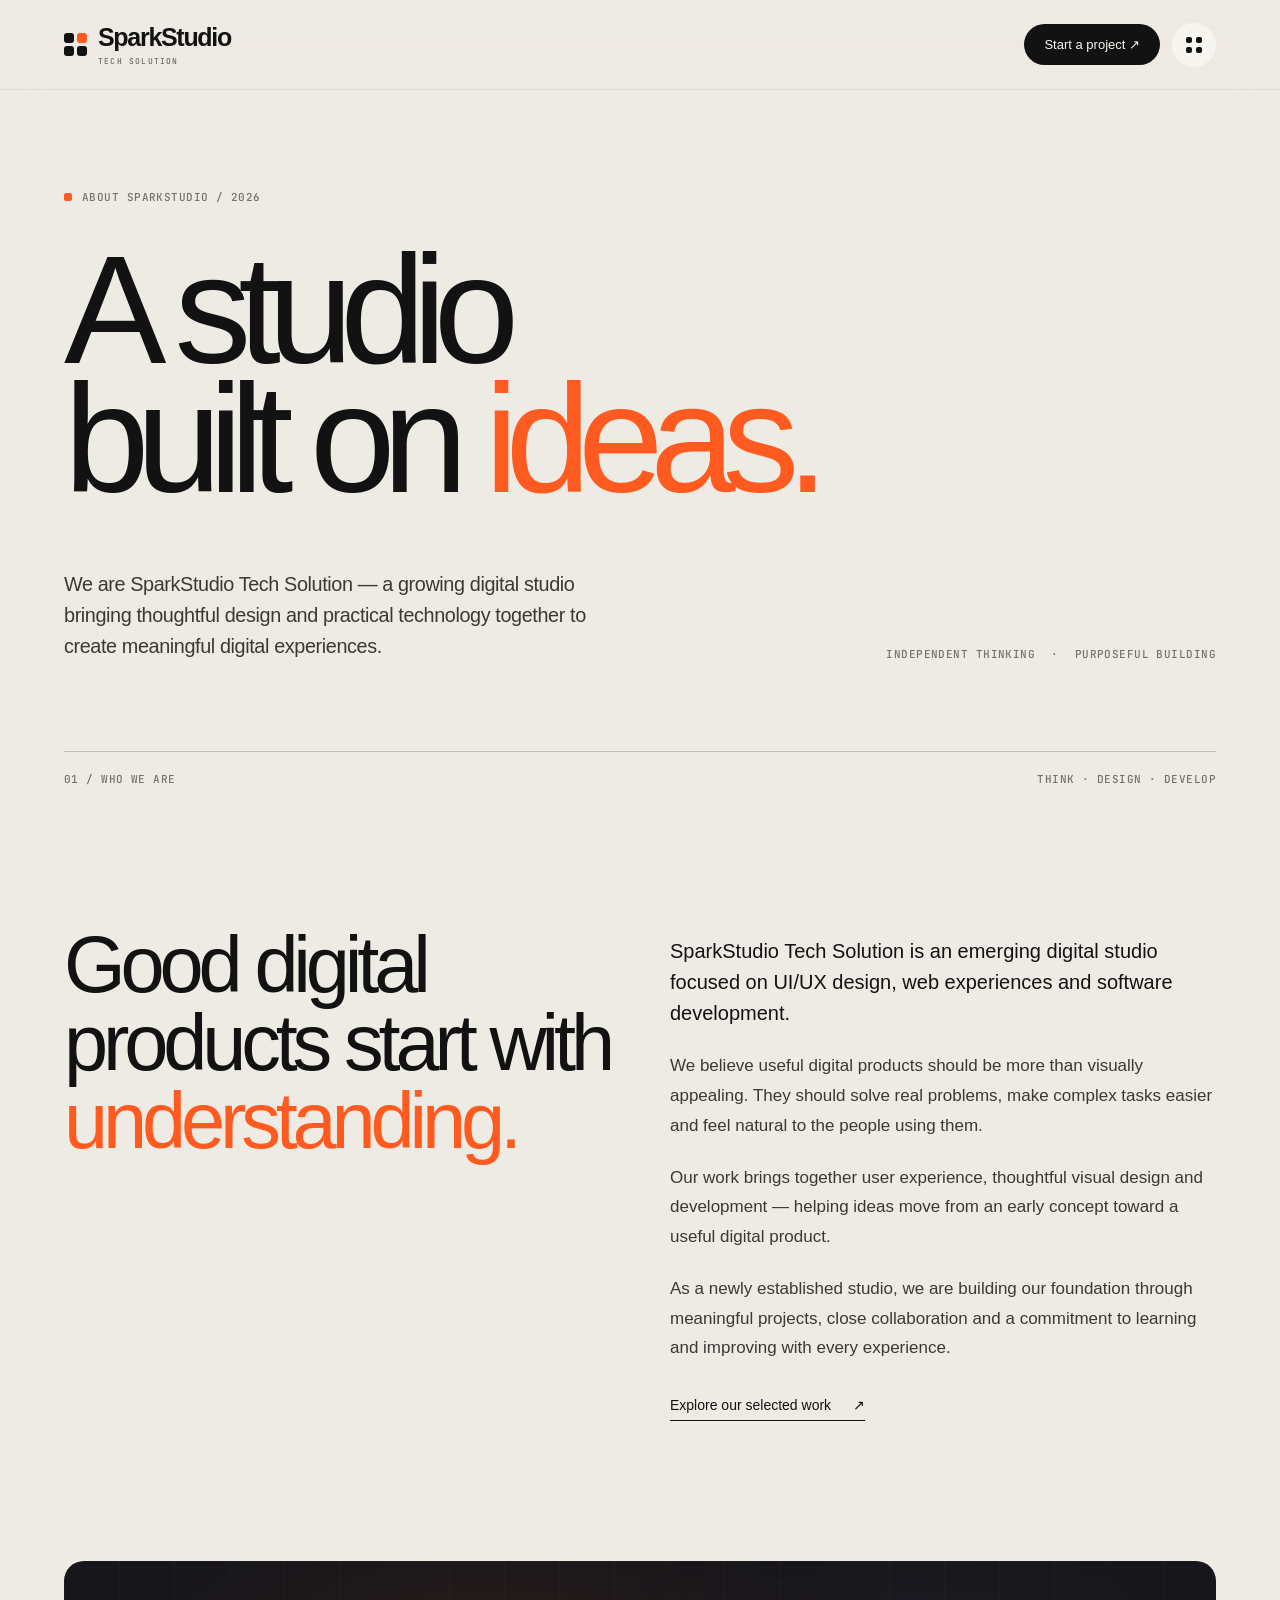
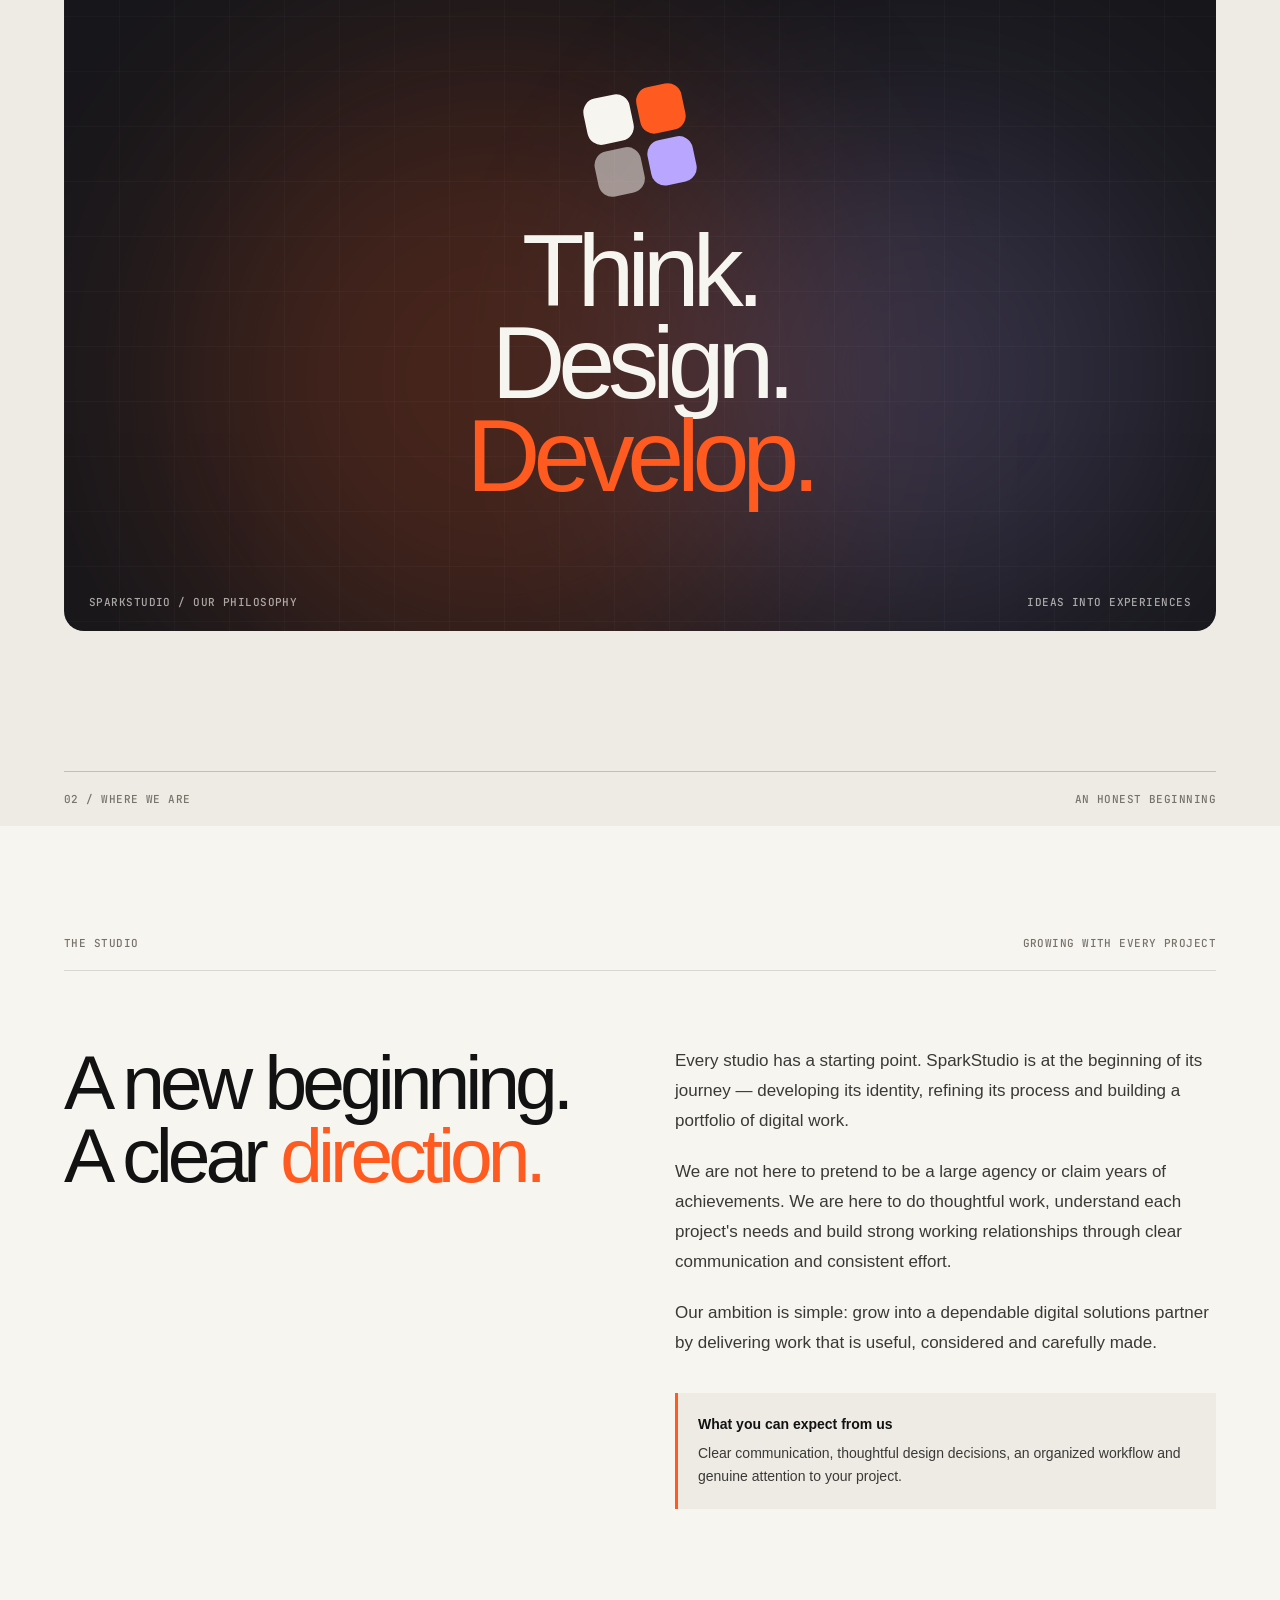
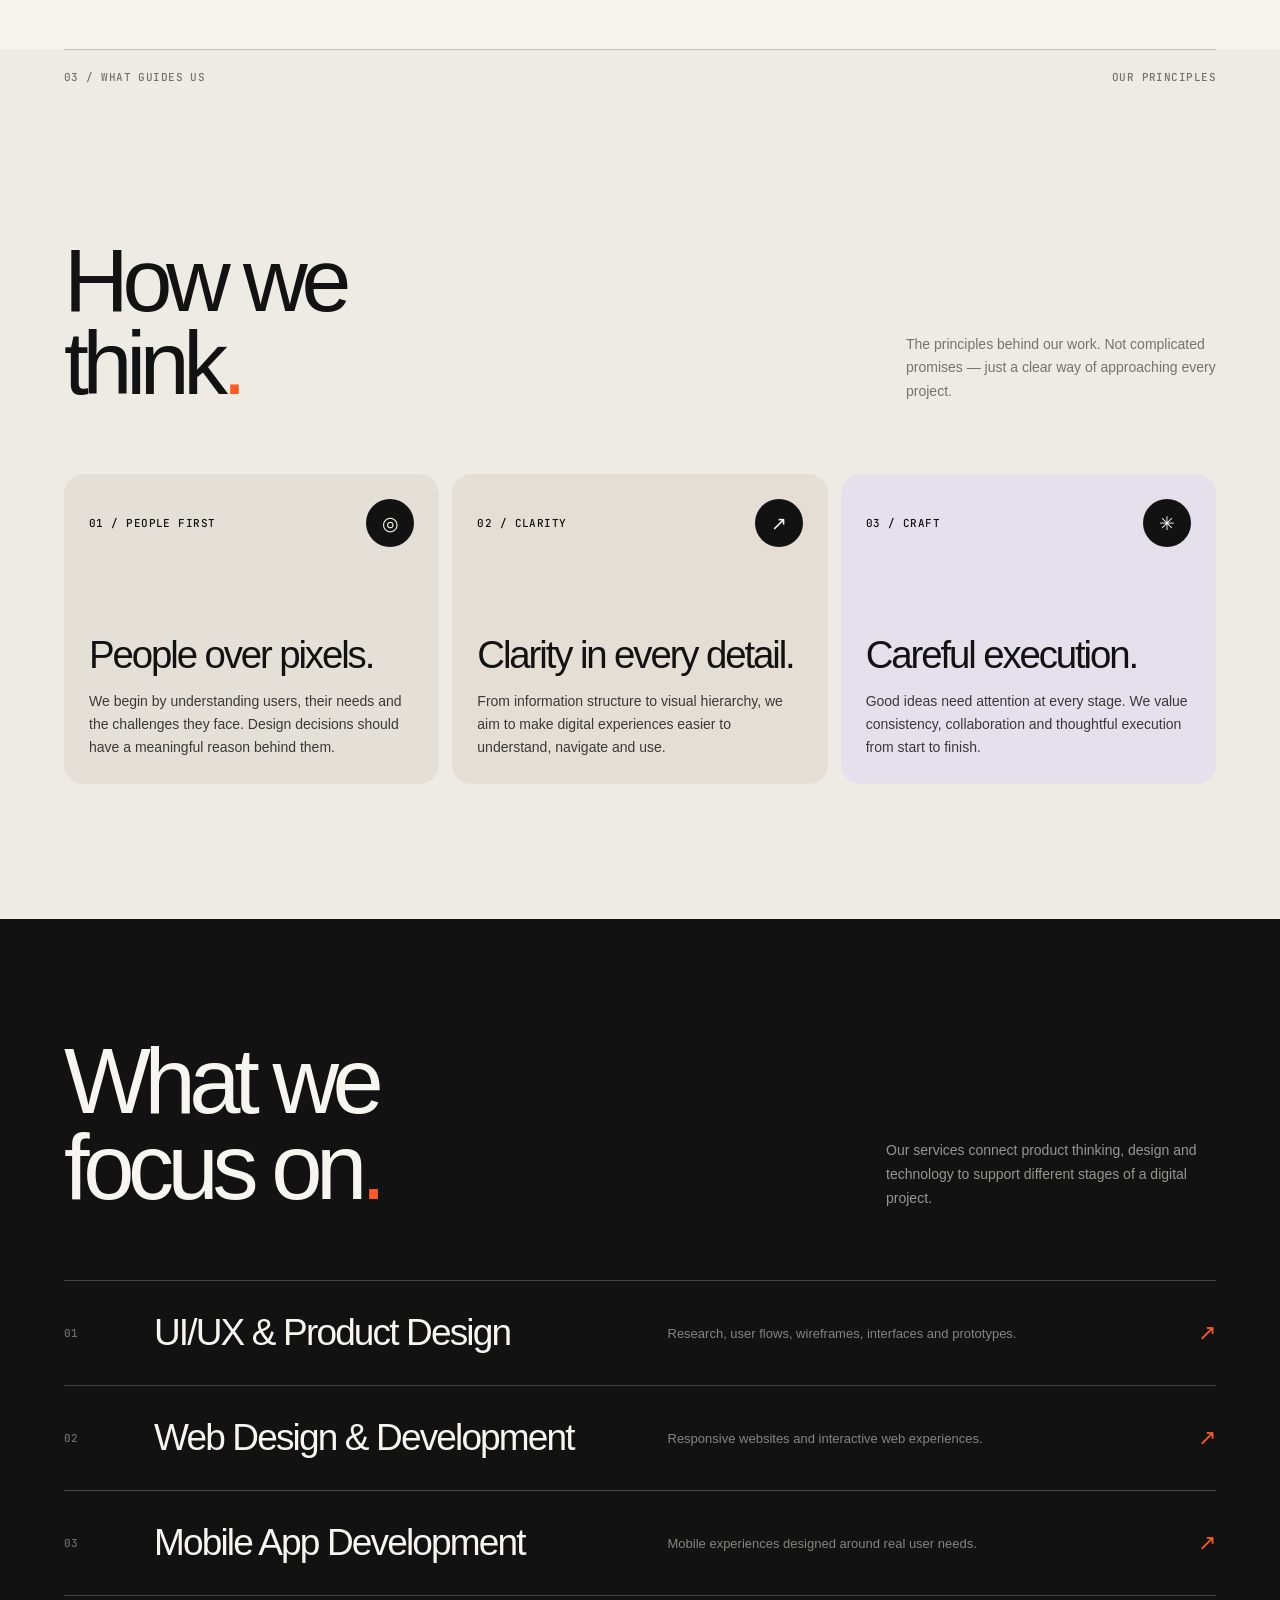
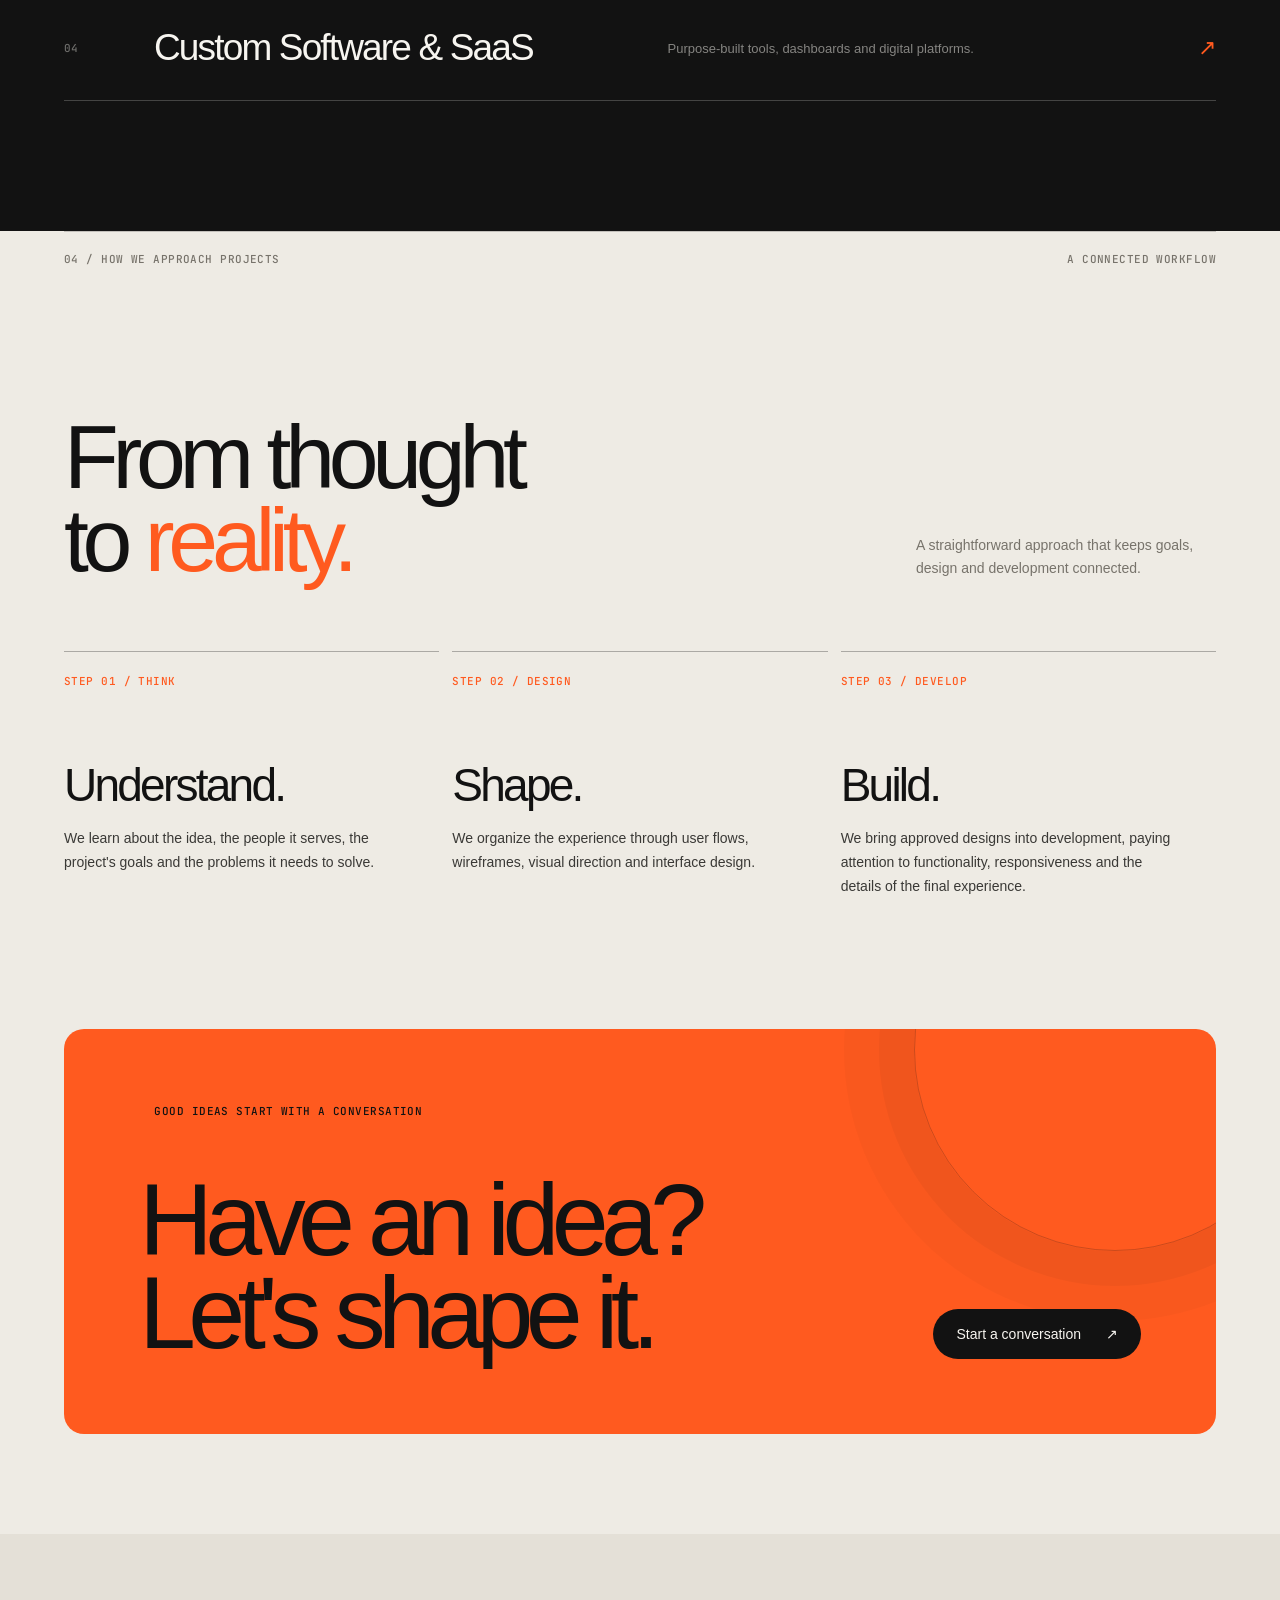
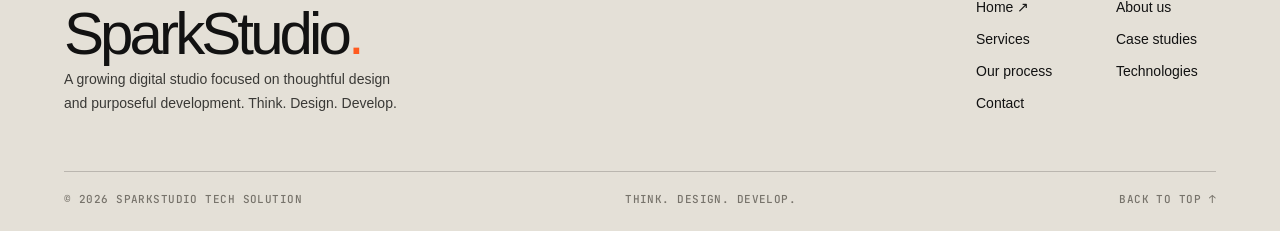
<file: about.html>
<!DOCTYPE html>
<html lang="en">
<head>
<meta charset="UTF-8">
<meta name="viewport" content="width=device-width, initial-scale=1.0">

<title>About Us — SparkStudio Tech Solution</title>
<meta name="description" content="Get to know SparkStudio Tech Solution, a growing digital studio focused on thoughtful UI/UX design, web experiences and software development.">
<meta name="theme-color" content="#EEEBE4">

<link rel="preconnect" href="https://api.fontshare.com" crossorigin>
<link rel="preconnect" href="https://fonts.googleapis.com">
<link rel="preconnect" href="https://fonts.gstatic.com" crossorigin>
<link href="https://api.fontshare.com/v2/css?f[]=general-sans@400,500,600&display=swap" rel="stylesheet">
<link href="https://fonts.googleapis.com/css2?family=JetBrains+Mono:wght@400;500&display=swap" rel="stylesheet">

<style>
:root{
  --bone:#EEEBE4;
  --bone-2:#E4E0D7;
  --paper:#F7F5F0;
  --ink:#121212;
  --ink-2:#3A3936;
  --mute:#77736B;
  --orange:#FF5A1F;
  --lilac:#B8A6FF;
  --lime:#D4FF3A;
  --sans:"General Sans","Helvetica Neue",Arial,sans-serif;
  --mono:"JetBrains Mono",monospace;
  --g:clamp(20px,5vw,76px);
  --radius:20px;
  --ease:cubic-bezier(.16,1,.3,1);
}

*{
  box-sizing:border-box;
  margin:0;
  padding:0;
}

html{
  scroll-behavior:smooth;
  background:var(--bone);
}

body{
  font-family:var(--sans);
  background:var(--bone);
  color:var(--ink);
  -webkit-font-smoothing:antialiased;
  overflow-x:hidden;
}

a{
  text-decoration:none;
  color:inherit;
}

button{
  font:inherit;
  border:0;
  cursor:pointer;
}

::selection{
  background:var(--orange);
  color:white;
}

.mono{
  font-family:var(--mono);
  font-size:11px;
  font-weight:500;
  letter-spacing:.04em;
  text-transform:uppercase;
}

.orange-dot{
  display:inline-block;
  width:8px;
  height:8px;
  border-radius:2px;
  background:var(--orange);
  flex:none;
}

/* NAVIGATION */

.navbar{
  position:fixed;
  top:0;
  left:0;
  right:0;
  z-index:100;
  height:90px;
  padding:0 var(--g);
  display:flex;
  align-items:center;
  justify-content:space-between;
  background:rgba(238,235,228,.86);
  backdrop-filter:blur(18px);
  -webkit-backdrop-filter:blur(18px);
  border-bottom:1px solid rgba(18,18,18,.06);
}

.brand{
  display:flex;
  align-items:center;
  gap:11px;
  font-size:25px;
  font-weight:600;
  letter-spacing:-1.3px;
}

.glyph{
  display:grid;
  grid-template-columns:repeat(2,10px);
  gap:3px;
}

.glyph i{
  width:10px;
  height:10px;
  background:var(--ink);
  border-radius:3px;
}

.glyph i:nth-child(2){
  background:var(--orange);
}

.brand small{
  display:block;
  font-family:var(--mono);
  font-size:8px;
  font-weight:500;
  letter-spacing:.15em;
  margin-top:4px;
  opacity:.6;
}

.nav-right{
  display:flex;
  align-items:center;
  gap:12px;
}

.contact-pill{
  padding:13px 20px;
  border-radius:40px;
  background:var(--ink);
  color:var(--paper);
  font-size:13px;
  font-weight:500;
  transition:.3s;
}

.contact-pill:hover{
  background:var(--orange);
  color:white;
}

.menu-btn{
  width:44px;
  height:44px;
  border-radius:50%;
  background:var(--paper);
  display:grid;
  place-items:center;
}

.menu-btn span{
  display:grid;
  grid-template-columns:repeat(2,6px);
  gap:4px;
}

.menu-btn i{
  width:6px;
  height:6px;
  border-radius:2px;
  background:var(--ink);
}

.menu-panel{
  position:fixed;
  z-index:99;
  top:79px;
  right:var(--g);
  width:min(420px,calc(100% - 40px));
  background:var(--paper);
  padding:10px;
  border-radius:20px;
  box-shadow:0 25px 70px rgba(0,0,0,.16);
  opacity:0;
  visibility:hidden;
  transform:translateY(-10px) scale(.97);
  transform-origin:top right;
  transition:.4s var(--ease);
}

.menu-panel.open{
  opacity:1;
  visibility:visible;
  transform:none;
}

.menu-links{
  display:grid;
  grid-template-columns:1fr 1fr;
  gap:8px;
}

.menu-links a{
  min-height:105px;
  background:var(--bone);
  padding:15px;
  border-radius:12px;
  display:flex;
  flex-direction:column;
  justify-content:space-between;
  transition:.3s;
}

.menu-links a:hover,
.menu-links a.active{
  background:var(--ink);
  color:var(--paper);
}

.menu-links b{
  font-size:27px;
  font-weight:500;
  letter-spacing:-1px;
}

.menu-contact{
  margin-top:8px;
  padding:16px;
  border-radius:12px;
  background:var(--orange);
  display:flex;
  justify-content:space-between;
  font-size:14px;
  font-weight:500;
}

/* COMMON */

.container{
  padding-left:var(--g);
  padding-right:var(--g);
}

.eyebrow{
  display:flex;
  align-items:center;
  gap:10px;
  color:var(--mute);
}

.section-label{
  display:flex;
  justify-content:space-between;
  align-items:center;
  gap:20px;
  padding:20px 0;
  margin:0 var(--g);
  border-top:1px solid rgba(18,18,18,.2);
  color:var(--mute);
}

/* HERO */

.hero{
  padding:190px var(--g) 90px;
  min-height:690px;
  display:flex;
  flex-direction:column;
  justify-content:space-between;
}

.hero-main{
  margin-top:42px;
}

.hero h1{
  font-size:clamp(70px,12vw,170px);
  font-weight:400;
  letter-spacing:-.085em;
  line-height:.84;
  max-width:1250px;
}

.hero h1 em{
  font-style:normal;
  color:var(--orange);
}

.hero-bottom{
  margin-top:65px;
  display:grid;
  grid-template-columns:1fr 1fr;
  gap:30px;
  align-items:end;
}

.hero-intro{
  max-width:550px;
  font-size:clamp(17px,1.55vw,21px);
  line-height:1.55;
  letter-spacing:-.02em;
  color:var(--ink-2);
}

.hero-side{
  display:flex;
  justify-content:flex-end;
  align-items:flex-end;
  gap:16px;
  color:var(--mute);
}

/* INTRO SECTION */

.intro-section{
  padding:120px var(--g) 140px;
}

.intro-grid{
  display:grid;
  grid-template-columns:1fr 1fr;
  gap:60px;
  align-items:start;
}

.intro-title{
  font-size:clamp(43px,6.2vw,88px);
  font-weight:400;
  line-height:.98;
  letter-spacing:-.065em;
  max-width:650px;
}

.intro-title em{
  font-style:normal;
  color:var(--orange);
}

.intro-copy{
  padding-top:10px;
  max-width:570px;
}

.intro-copy p{
  font-size:17px;
  line-height:1.75;
  color:var(--ink-2);
  margin-bottom:22px;
}

.intro-copy p:first-child{
  font-size:20px;
  color:var(--ink);
  line-height:1.55;
}

.text-link{
  display:inline-flex;
  gap:22px;
  align-items:center;
  padding-bottom:7px;
  border-bottom:1px solid var(--ink);
  margin-top:12px;
  font-size:14px;
  font-weight:500;
  transition:color .3s,border-color .3s;
}

.text-link:hover{
  color:var(--orange);
  border-color:var(--orange);
}

/* VISUAL STATEMENT */

.visual-section{
  padding:0 var(--g) 140px;
}

.visual-frame{
  position:relative;
  height:clamp(360px,55vw,670px);
  overflow:hidden;
  border-radius:var(--radius);
  background:#17171B;
  display:flex;
  align-items:center;
  justify-content:center;
  isolation:isolate;
}

.visual-frame::before{
  content:"";
  position:absolute;
  width:55%;
  aspect-ratio:1;
  border-radius:50%;
  background:var(--orange);
  filter:blur(120px);
  opacity:.2;
  left:10%;
  top:15%;
}

.visual-frame::after{
  content:"";
  position:absolute;
  width:45%;
  aspect-ratio:1;
  border-radius:50%;
  background:var(--lilac);
  filter:blur(120px);
  opacity:.18;
  right:4%;
  bottom:0;
}

.visual-grid{
  position:absolute;
  inset:0;
  opacity:.13;
  background-image:
    linear-gradient(rgba(255,255,255,.2) 1px,transparent 1px),
    linear-gradient(90deg,rgba(255,255,255,.2) 1px,transparent 1px);
  background-size:55px 55px;
}

.visual-center{
  position:relative;
  z-index:2;
  text-align:center;
  color:var(--paper);
  padding:20px;
}

.visual-center .symbol{
  width:100px;
  height:100px;
  margin:0 auto 35px;
  display:grid;
  grid-template-columns:1fr 1fr;
  gap:7px;
  transform:rotate(-12deg);
}

.visual-center .symbol span{
  display:block;
  border-radius:14px;
  background:var(--paper);
}

.visual-center .symbol span:nth-child(2){
  background:var(--orange);
}

.visual-center .symbol span:nth-child(3){
  opacity:.55;
}

.visual-center .symbol span:nth-child(4){
  background:var(--lilac);
}

.visual-center h2{
  font-size:clamp(42px,8vw,105px);
  font-weight:400;
  letter-spacing:-.07em;
  line-height:.9;
}

.visual-center h2 em{
  color:var(--orange);
  font-style:normal;
}

.visual-caption{
  position:absolute;
  z-index:3;
  left:25px;
  right:25px;
  bottom:22px;
  color:rgba(247,245,240,.65);
  display:flex;
  justify-content:space-between;
  gap:15px;
}

/* COMPANY STAGE */

.stage-section{
  padding:110px var(--g) 140px;
  background:var(--paper);
}

.stage-top{
  display:flex;
  justify-content:space-between;
  gap:20px;
  color:var(--mute);
  border-bottom:1px solid rgba(18,18,18,.13);
  padding-bottom:20px;
}

.stage-grid{
  padding-top:75px;
  display:grid;
  grid-template-columns:1fr 1fr;
  gap:70px;
}

.stage-heading{
  font-size:clamp(45px,6vw,82px);
  font-weight:400;
  letter-spacing:-.065em;
  line-height:.95;
  max-width:600px;
}

.stage-heading em{
  font-style:normal;
  color:var(--orange);
}

.stage-copy{
  max-width:560px;
}

.stage-copy p{
  font-size:17px;
  line-height:1.75;
  color:var(--ink-2);
  margin-bottom:22px;
}

.stage-note{
  margin-top:35px;
  padding:20px;
  border-left:3px solid var(--orange);
  background:var(--bone);
  font-size:14px;
  line-height:1.7;
  color:var(--ink-2);
}

.stage-note b{
  display:block;
  color:var(--ink);
  font-weight:600;
  margin-bottom:5px;
}

/* APPROACH */

.approach-section{
  padding:135px var(--g);
}

.approach-heading{
  display:flex;
  justify-content:space-between;
  align-items:flex-end;
  gap:30px;
  margin-bottom:70px;
}

.approach-heading h2{
  font-size:clamp(47px,7vw,95px);
  font-weight:400;
  letter-spacing:-.07em;
  line-height:.92;
}

.approach-heading p{
  max-width:310px;
  font-size:14px;
  line-height:1.7;
  color:var(--mute);
}

.values-grid{
  display:grid;
  grid-template-columns:repeat(3,1fr);
  gap:13px;
}

.value-card{
  position:relative;
  min-height:310px;
  border-radius:var(--radius);
  padding:25px;
  background:var(--bone-2);
  display:flex;
  flex-direction:column;
  justify-content:space-between;
  overflow:hidden;
  transition:transform .5s var(--ease),background .35s;
}

.value-card:hover{
  transform:translateY(-7px);
  background:var(--paper);
}

.value-card:nth-child(2){
  background:#E5DED5;
}

.value-card:nth-child(3){
  background:#E6E0ED;
}

.value-top{
  display:flex;
  justify-content:space-between;
  align-items:center;
}

.value-icon{
  width:48px;
  height:48px;
  border-radius:50%;
  background:var(--ink);
  color:var(--paper);
  display:grid;
  place-items:center;
  font-size:19px;
}

.value-card h3{
  font-size:clamp(27px,3vw,39px);
  font-weight:500;
  letter-spacing:-.055em;
  margin-bottom:13px;
}

.value-card p{
  max-width:340px;
  font-size:14px;
  line-height:1.65;
  color:var(--ink-2);
}

/* WHAT WE DO */

.capabilities{
  background:var(--ink);
  color:var(--paper);
  padding:120px var(--g) 130px;
}

.cap-head{
  display:flex;
  align-items:flex-end;
  justify-content:space-between;
  gap:30px;
  margin-bottom:70px;
}

.cap-head h2{
  font-size:clamp(46px,7.2vw,100px);
  font-weight:400;
  letter-spacing:-.07em;
  line-height:.93;
}

.cap-head p{
  max-width:330px;
  color:rgba(247,245,240,.58);
  font-size:14px;
  line-height:1.7;
}

.cap-list{
  border-top:1px solid rgba(247,245,240,.22);
}

.cap-item{
  display:grid;
  grid-template-columns:70px 1fr 1fr 35px;
  align-items:center;
  gap:20px;
  min-height:105px;
  border-bottom:1px solid rgba(247,245,240,.22);
  transition:padding .4s var(--ease),color .3s;
}

.cap-item:hover{
  padding-left:13px;
  color:var(--orange);
}

.cap-item .num{
  color:rgba(247,245,240,.4);
}

.cap-item h3{
  font-size:clamp(21px,3vw,37px);
  font-weight:400;
  letter-spacing:-.05em;
}

.cap-item p{
  color:rgba(247,245,240,.5);
  font-size:13px;
  line-height:1.5;
}

.cap-item .arrow{
  font-size:22px;
  text-align:right;
  color:var(--orange);
}

/* PROCESS */

.process-section{
  padding:130px var(--g);
}

.process-heading{
  display:flex;
  justify-content:space-between;
  align-items:flex-end;
  gap:30px;
  margin-bottom:70px;
}

.process-heading h2{
  font-size:clamp(48px,7vw,95px);
  font-weight:400;
  letter-spacing:-.07em;
  line-height:.92;
}

.process-heading p{
  max-width:300px;
  font-size:14px;
  line-height:1.7;
  color:var(--mute);
}

.process-grid{
  display:grid;
  grid-template-columns:repeat(3,1fr);
  gap:13px;
}

.process-card{
  border-top:1px solid rgba(18,18,18,.3);
  padding:22px 10px 0 0;
}

.process-card .step{
  color:var(--orange);
  margin-bottom:70px;
}

.process-card h3{
  font-size:clamp(28px,4vw,46px);
  font-weight:400;
  letter-spacing:-.06em;
  margin-bottom:15px;
}

.process-card p{
  max-width:340px;
  color:var(--ink-2);
  font-size:14px;
  line-height:1.7;
}

/* CTA */

.cta-section{
  margin:0 var(--g) 100px;
  padding:75px;
  border-radius:var(--radius);
  background:var(--orange);
  position:relative;
  overflow:hidden;
}

.cta-section::after{
  content:"";
  position:absolute;
  right:-100px;
  top:-180px;
  width:400px;
  height:400px;
  border:1px solid rgba(18,18,18,.22);
  border-radius:50%;
  box-shadow:0 0 0 35px rgba(18,18,18,.035),0 0 0 70px rgba(18,18,18,.025);
}

.cta-section .mono{
  position:relative;
  z-index:1;
}

.cta-content{
  position:relative;
  z-index:1;
  display:flex;
  justify-content:space-between;
  align-items:flex-end;
  gap:30px;
  margin-top:55px;
}

.cta-content h2{
  font-size:clamp(45px,8vw,105px);
  line-height:.91;
  letter-spacing:-.075em;
  font-weight:500;
}

.cta-button{
  flex:none;
  display:inline-flex;
  align-items:center;
  gap:25px;
  background:var(--ink);
  color:var(--paper);
  padding:17px 23px;
  border-radius:40px;
  font-size:14px;
  font-weight:500;
  transition:.3s;
}

.cta-button:hover{
  background:var(--paper);
  color:var(--ink);
  transform:translateY(-4px);
}

/* FOOTER */

.footer{
  background:var(--bone-2);
  padding:65px var(--g) 25px;
}

.footer-main{
  display:flex;
  justify-content:space-between;
  gap:30px;
  padding-bottom:55px;
}

.footer-brand{
  font-size:clamp(33px,5vw,60px);
  font-weight:500;
  letter-spacing:-.065em;
}

.footer-brand em{
  color:var(--orange);
  font-style:normal;
}

.footer-main p{
  max-width:340px;
  font-size:14px;
  line-height:1.7;
  color:var(--ink-2);
}

.footer-links{
  display:grid;
  grid-template-columns:repeat(2,minmax(100px,1fr));
  gap:12px 40px;
}

.footer-links a{
  font-size:14px;
  transition:color .3s;
}

.footer-links a:hover{
  color:var(--orange);
}

.footer-bottom{
  padding-top:20px;
  border-top:1px solid rgba(18,18,18,.2);
  display:flex;
  justify-content:space-between;
  flex-wrap:wrap;
  gap:15px;
  color:var(--mute);
}

/* REVEAL */

.reveal{
  opacity:0;
  transform:translateY(30px);
  transition:opacity .85s var(--ease),transform .85s var(--ease);
}

.reveal.visible{
  opacity:1;
  transform:none;
}

/* RESPONSIVE */

@media(max-width:900px){

  .hero{
    min-height:auto;
  }

  .intro-grid,
  .stage-grid{
    grid-template-columns:1fr;
    gap:35px;
  }

  .values-grid{
    grid-template-columns:1fr 1fr;
  }

  .value-card:last-child{
    grid-column:1/-1;
  }

  .cap-item{
    grid-template-columns:45px 1fr 30px;
  }

  .cap-item p{
    display:none;
  }

  .cta-section{
    padding:55px 35px;
  }

}

@media(max-width:650px){

  :root{
    --g:20px;
    --radius:14px;
  }

  .navbar{
    height:75px;
  }

  .brand{
    font-size:21px;
  }

  .contact-pill{
    display:none;
  }

  .menu-panel{
    top:67px;
  }

  .hero{
    padding-top:150px;
    padding-bottom:65px;
  }

  .hero h1{
    font-size:clamp(60px,13vw,88px);
  }

  .hero-bottom{
    grid-template-columns:1fr;
    gap:25px;
    margin-top:40px;
  }

  .hero-side{
    justify-content:flex-start;
  }

  .intro-section,
  .stage-section,
  .approach-section,
  .process-section{
    padding-top:80px;
    padding-bottom:85px;
  }

  .visual-section{
    padding-bottom:85px;
  }

  .visual-frame{
    height:430px;
  }

  .visual-center .symbol{
    width:70px;
    height:70px;
  }

  .visual-caption{
    left:15px;
    right:15px;
    bottom:15px;
    font-size:9px;
  }

  .stage-grid{
    padding-top:45px;
  }

  .approach-heading,
  .cap-head,
  .process-heading{
    flex-direction:column;
    align-items:flex-start;
    margin-bottom:45px;
  }

  .values-grid{
    grid-template-columns:1fr;
  }

  .value-card:last-child{
    grid-column:auto;
  }

  .value-card{
    min-height:245px;
  }

  .capabilities{
    padding-top:85px;
    padding-bottom:90px;
  }

  .cap-item{
    min-height:83px;
    gap:12px;
    grid-template-columns:35px 1fr 25px;
  }

  .cap-item h3{
    font-size:22px;
  }

  .process-grid{
    grid-template-columns:1fr;
    gap:40px;
  }

  .process-card .step{
    margin-bottom:35px;
  }

  .cta-section{
    margin-bottom:65px;
    padding:38px 24px;
  }

  .cta-content{
    flex-direction:column;
    align-items:flex-start;
    margin-top:38px;
  }

  .cta-content h2{
    font-size:clamp(48px,12vw,72px);
  }

  .footer-main{
    flex-direction:column;
    padding-bottom:40px;
  }

  .footer-links{
    gap:15px 25px;
  }

}

@media(prefers-reduced-motion:reduce){

  *,
  *::before,
  *::after{
    scroll-behavior:auto!important;
    transition-duration:.01ms!important;
    animation-duration:.01ms!important;
  }

  .reveal{
    opacity:1;
    transform:none;
  }

}
</style>
</head>

<body>

<!-- NAVIGATION -->

<header class="navbar">

  <a href="index.html" class="brand">
    <span class="glyph">
      <i></i><i></i><i></i><i></i>
    </span>

    <span>
      SparkStudio
      <small>TECH SOLUTION</small>
    </span>
  </a>

  <div class="nav-right">

    <a href="index.html#contact" class="contact-pill">
      Start a project ↗
    </a>

    <button
      class="menu-btn"
      id="menuBtn"
      aria-label="Open navigation"
      aria-expanded="false"
    >
      <span>
        <i></i><i></i><i></i><i></i>
      </span>
    </button>

  </div>

</header>


<!-- NAVIGATION MENU -->

<nav class="menu-panel" id="menuPanel">

  <div class="menu-links">

    <a href="index.html">
      <span class="mono">01 / Home</span>
      <b>Home</b>
    </a>

    <a href="about.html" class="active">
      <span class="mono">02 / Studio</span>
      <b>About</b>
    </a>

    <a href="services.html">
      <span class="mono">03 / Services</span>
      <b>Services</b>
    </a>

    <a href="case-studies.html">
      <span class="mono">04 / Work</span>
      <b>Projects</b>
    </a>

    <a href="process.html">
      <span class="mono">05 / Method</span>
      <b>Process</b>
    </a>

    <a href="technologies.html">
      <span class="mono">06 / Stack</span>
      <b>Tech</b>
    </a>

  </div>

  <a href="index.html#contact" class="menu-contact">
    Let's talk about your idea <span>↗</span>
  </a>

</nav>


<main>

<!-- HERO -->

<section class="hero">

  <div class="eyebrow mono reveal">
    <span class="orange-dot"></span>
    ABOUT SPARKSTUDIO / 2026
  </div>

  <div class="hero-main reveal">

    <h1>
      A studio<br>
      built on <em>ideas.</em>
    </h1>

  </div>

  <div class="hero-bottom reveal">

    <p class="hero-intro">
      We are SparkStudio Tech Solution — a growing digital studio
      bringing thoughtful design and practical technology together
      to create meaningful digital experiences.
    </p>

    <div class="hero-side mono">
      <span>Independent thinking</span>
      <span>·</span>
      <span>Purposeful building</span>
    </div>

  </div>

</section>


<div class="section-label mono">
  <span>01 / Who we are</span>
  <span>Think · Design · Develop</span>
</div>


<!-- INTRODUCTION -->

<section class="intro-section">

  <div class="intro-grid">

    <h2 class="intro-title reveal">
      Good digital products start with <em>understanding.</em>
    </h2>

    <div class="intro-copy reveal">

      <p>
        SparkStudio Tech Solution is an emerging digital studio
        focused on UI/UX design, web experiences and software development.
      </p>

      <p>
        We believe useful digital products should be more than visually
        appealing. They should solve real problems, make complex tasks
        easier and feel natural to the people using them.
      </p>

      <p>
        Our work brings together user experience, thoughtful visual
        design and development — helping ideas move from an early
        concept toward a useful digital product.
      </p>

      <p>
        As a newly established studio, we are building our foundation
        through meaningful projects, close collaboration and a
        commitment to learning and improving with every experience.
      </p>

      <a href="case-studies.html" class="text-link">
        Explore our selected work <span>↗</span>
      </a>

    </div>

  </div>

</section>


<!-- VISUAL SECTION -->

<section class="visual-section">

  <div class="visual-frame reveal">

    <div class="visual-grid"></div>

    <div class="visual-center">

      <div class="symbol">
        <span></span>
        <span></span>
        <span></span>
        <span></span>
      </div>

      <h2>
        Think.<br>
        Design.<br>
        <em>Develop.</em>
      </h2>

    </div>

    <div class="visual-caption mono">
      <span>SPARKSTUDIO / OUR PHILOSOPHY</span>
      <span>IDEAS INTO EXPERIENCES</span>
    </div>

  </div>

</section>


<!-- OUR STAGE -->

<div class="section-label mono">
  <span>02 / Where we are</span>
  <span>An honest beginning</span>
</div>

<section class="stage-section">

  <div class="stage-top mono">
    <span>THE STUDIO</span>
    <span>GROWING WITH EVERY PROJECT</span>
  </div>

  <div class="stage-grid">

    <h2 class="stage-heading reveal">
      A new beginning.<br>
      A clear <em>direction.</em>
    </h2>

    <div class="stage-copy reveal">

      <p>
        Every studio has a starting point. SparkStudio is at the
        beginning of its journey — developing its identity, refining
        its process and building a portfolio of digital work.
      </p>

      <p>
        We are not here to pretend to be a large agency or claim years
        of achievements. We are here to do thoughtful work, understand
        each project's needs and build strong working relationships
        through clear communication and consistent effort.
      </p>

      <p>
        Our ambition is simple: grow into a dependable digital
        solutions partner by delivering work that is useful,
        considered and carefully made.
      </p>

      <div class="stage-note">
        <b>What you can expect from us</b>
        Clear communication, thoughtful design decisions,
        an organized workflow and genuine attention to your project.
      </div>

    </div>

  </div>

</section>


<!-- OUR VALUES -->

<div class="section-label mono">
  <span>03 / What guides us</span>
  <span>Our principles</span>
</div>

<section class="approach-section">

  <div class="approach-heading">

    <h2 class="reveal">
      How we<br>
      think<span style="color:var(--orange)">.</span>
    </h2>

    <p class="reveal">
      The principles behind our work.
      Not complicated promises — just a clear way
      of approaching every project.
    </p>

  </div>


  <div class="values-grid">

    <article class="value-card reveal">

      <div class="value-top">
        <span class="mono">01 / PEOPLE FIRST</span>
        <span class="value-icon">◎</span>
      </div>

      <div>
        <h3>People over pixels.</h3>
        <p>
          We begin by understanding users, their needs and the
          challenges they face. Design decisions should have
          a meaningful reason behind them.
        </p>
      </div>

    </article>


    <article class="value-card reveal">

      <div class="value-top">
        <span class="mono">02 / CLARITY</span>
        <span class="value-icon">↗</span>
      </div>

      <div>
        <h3>Clarity in every detail.</h3>
        <p>
          From information structure to visual hierarchy,
          we aim to make digital experiences easier to
          understand, navigate and use.
        </p>
      </div>

    </article>


    <article class="value-card reveal">

      <div class="value-top">
        <span class="mono">03 / CRAFT</span>
        <span class="value-icon">✳</span>
      </div>

      <div>
        <h3>Careful execution.</h3>
        <p>
          Good ideas need attention at every stage.
          We value consistency, collaboration and
          thoughtful execution from start to finish.
        </p>
      </div>

    </article>

  </div>

</section>


<!-- WHAT WE DO -->

<section class="capabilities">

  <div class="cap-head">

    <h2 class="reveal">
      What we<br>
      focus on<span style="color:var(--orange)">.</span>
    </h2>

    <p class="reveal">
      Our services connect product thinking, design
      and technology to support different stages
      of a digital project.
    </p>

  </div>


  <div class="cap-list">

    <a href="services.html" class="cap-item reveal">
      <span class="num mono">01</span>
      <h3>UI/UX & Product Design</h3>
      <p>Research, user flows, wireframes, interfaces and prototypes.</p>
      <span class="arrow">↗</span>
    </a>

    <a href="services.html" class="cap-item reveal">
      <span class="num mono">02</span>
      <h3>Web Design & Development</h3>
      <p>Responsive websites and interactive web experiences.</p>
      <span class="arrow">↗</span>
    </a>

    <a href="services.html" class="cap-item reveal">
      <span class="num mono">03</span>
      <h3>Mobile App Development</h3>
      <p>Mobile experiences designed around real user needs.</p>
      <span class="arrow">↗</span>
    </a>

    <a href="services.html" class="cap-item reveal">
      <span class="num mono">04</span>
      <h3>Custom Software & SaaS</h3>
      <p>Purpose-built tools, dashboards and digital platforms.</p>
      <span class="arrow">↗</span>
    </a>

  </div>

</section>


<!-- WORK PROCESS -->

<div class="section-label mono">
  <span>04 / How we approach projects</span>
  <span>A connected workflow</span>
</div>

<section class="process-section">

  <div class="process-heading">

    <h2 class="reveal">
      From thought<br>
      to <span style="color:var(--orange)">reality.</span>
    </h2>

    <p class="reveal">
      A straightforward approach that keeps
      goals, design and development connected.
    </p>

  </div>


  <div class="process-grid">

    <article class="process-card reveal">

      <div class="step mono">STEP 01 / THINK</div>

      <h3>Understand.</h3>

      <p>
        We learn about the idea, the people it serves,
        the project's goals and the problems it needs to solve.
      </p>

    </article>


    <article class="process-card reveal">

      <div class="step mono">STEP 02 / DESIGN</div>

      <h3>Shape.</h3>

      <p>
        We organize the experience through user flows,
        wireframes, visual direction and interface design.
      </p>

    </article>


    <article class="process-card reveal">

      <div class="step mono">STEP 03 / DEVELOP</div>

      <h3>Build.</h3>

      <p>
        We bring approved designs into development,
        paying attention to functionality, responsiveness
        and the details of the final experience.
      </p>

    </article>

  </div>

</section>


<!-- CTA -->

<section class="cta-section reveal">

  <div class="mono">
    <span class="orange-dot"></span>
    GOOD IDEAS START WITH A CONVERSATION
  </div>

  <div class="cta-content">

    <h2>
      Have an idea?<br>
      Let's shape it.
    </h2>

    <a href="index.html#contact" class="cta-button">
      Start a conversation <span>↗</span>
    </a>

  </div>

</section>


<!-- FOOTER -->

<footer class="footer">

  <div class="footer-main">

    <div>
      <div class="footer-brand">
        SparkStudio<em>.</em>
      </div>

      <p>
        A growing digital studio focused on thoughtful
        design and purposeful development.
        Think. Design. Develop.
      </p>
    </div>

    <div class="footer-links">

      <a href="index.html">Home ↗</a>
      <a href="about.html">About us</a>
      <a href="services.html">Services</a>
      <a href="case-studies.html">Case studies</a>
      <a href="process.html">Our process</a>
      <a href="technologies.html">Technologies</a>
      <a href="index.html#contact">Contact</a>

    </div>

  </div>


  <div class="footer-bottom mono">

    <span>© <span id="year"></span> SparkStudio Tech Solution</span>

    <span>Think. Design. Develop.</span>

    <a href="#top">Back to top ↑</a>

  </div>

</footer>

</main>


<script>

/* MOBILE NAVIGATION */

const menuBtn = document.getElementById("menuBtn");
const menuPanel = document.getElementById("menuPanel");

menuBtn.addEventListener("click", function(){

  const open = menuPanel.classList.toggle("open");

  menuBtn.setAttribute("aria-expanded",String(open));

});


document.addEventListener("click",function(event){

  if(
    !menuPanel.contains(event.target) &&
    !menuBtn.contains(event.target)
  ){

    menuPanel.classList.remove("open");

    menuBtn.setAttribute("aria-expanded","false");

  }

});


document.addEventListener("keydown",function(event){

  if(event.key === "Escape"){

    menuPanel.classList.remove("open");

    menuBtn.setAttribute("aria-expanded","false");

  }

});


/* SCROLL REVEAL */

const revealObserver = new IntersectionObserver(

  function(entries,observer){

    entries.forEach(function(entry){

      if(entry.isIntersecting){

        entry.target.classList.add("visible");

        observer.unobserve(entry.target);

      }

    });

  },

  {
    threshold:0.12,
    rootMargin:"0px 0px -35px 0px"
  }

);


document.querySelectorAll(".reveal").forEach(function(element){

  revealObserver.observe(element);

});


/* FOOTER YEAR */

document.getElementById("year").textContent =
  new Date().getFullYear();


/* CLOSE MENU AFTER NAVIGATION */

document.querySelectorAll(".menu-links a,.menu-contact").forEach(function(link){

  link.addEventListener("click",function(){

    menuPanel.classList.remove("open");

    menuBtn.setAttribute("aria-expanded","false");

  });

});

</script>

</body>
</html>
</file>
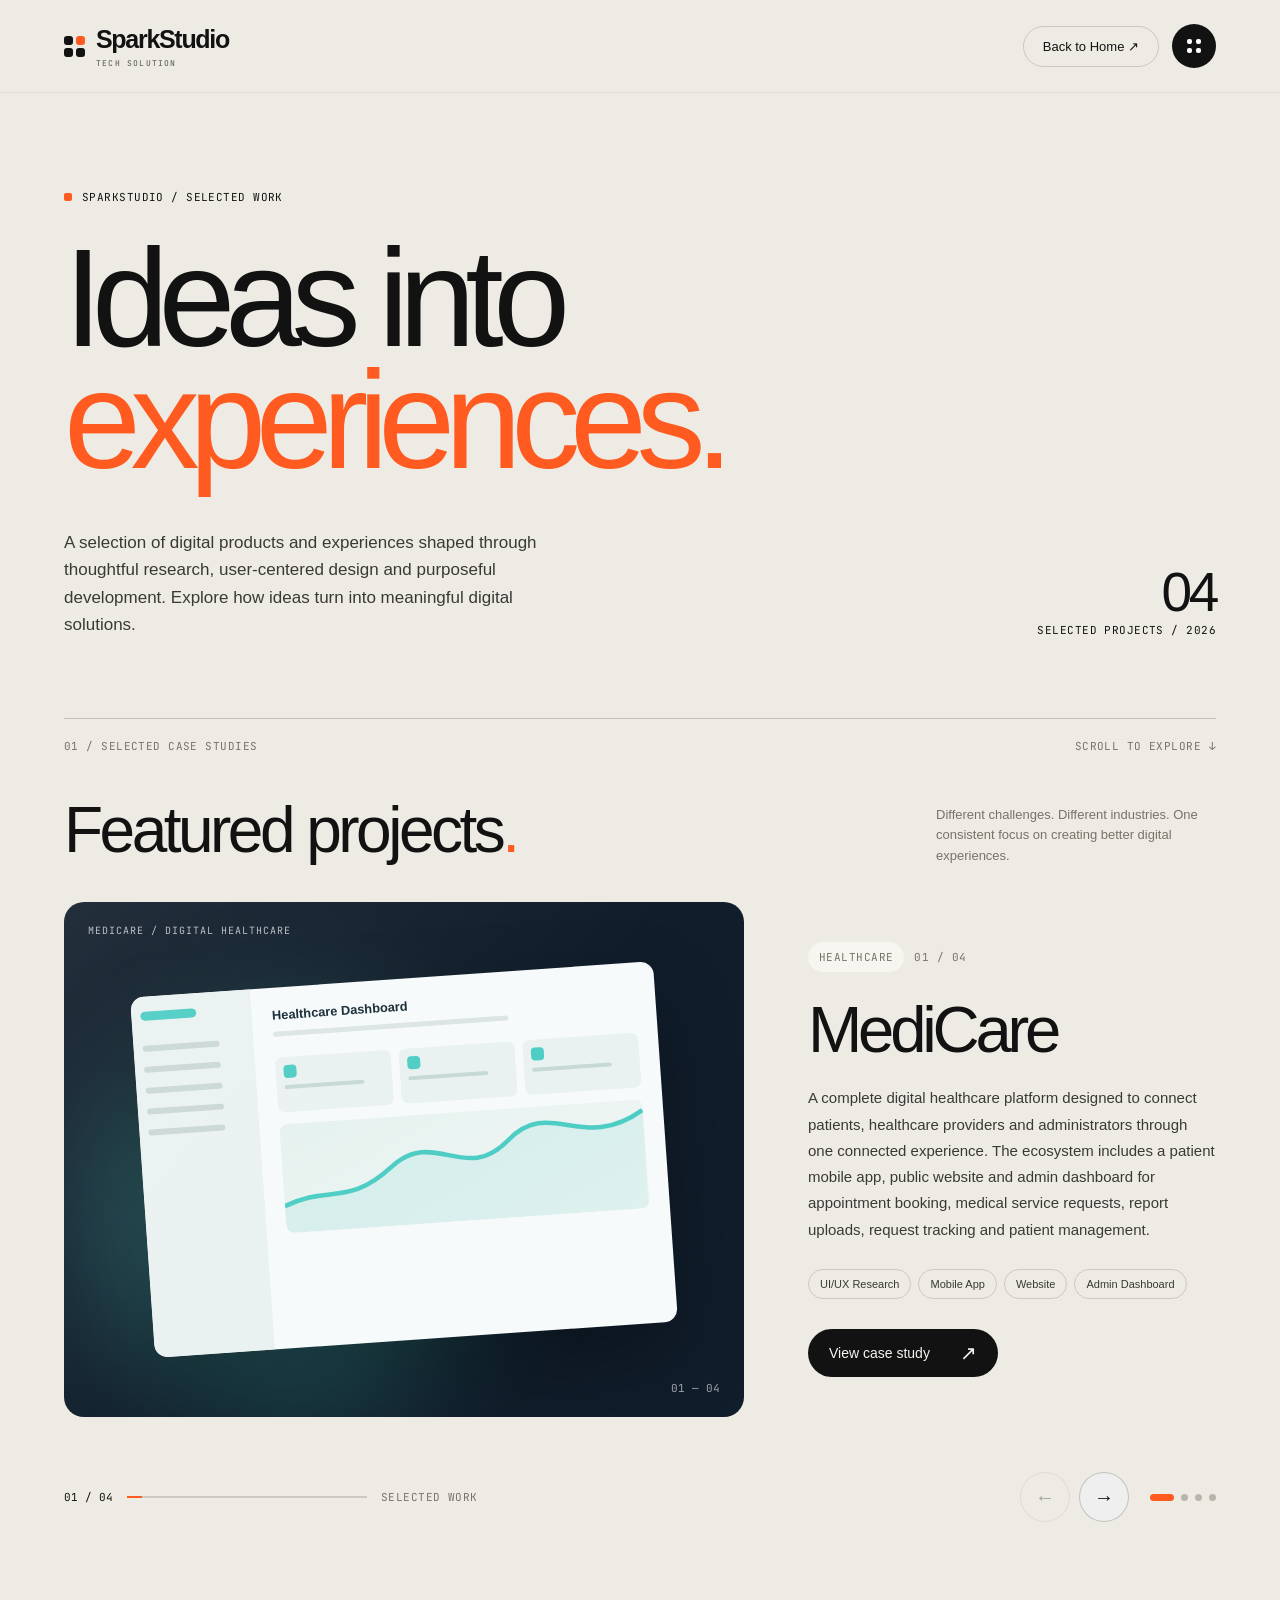
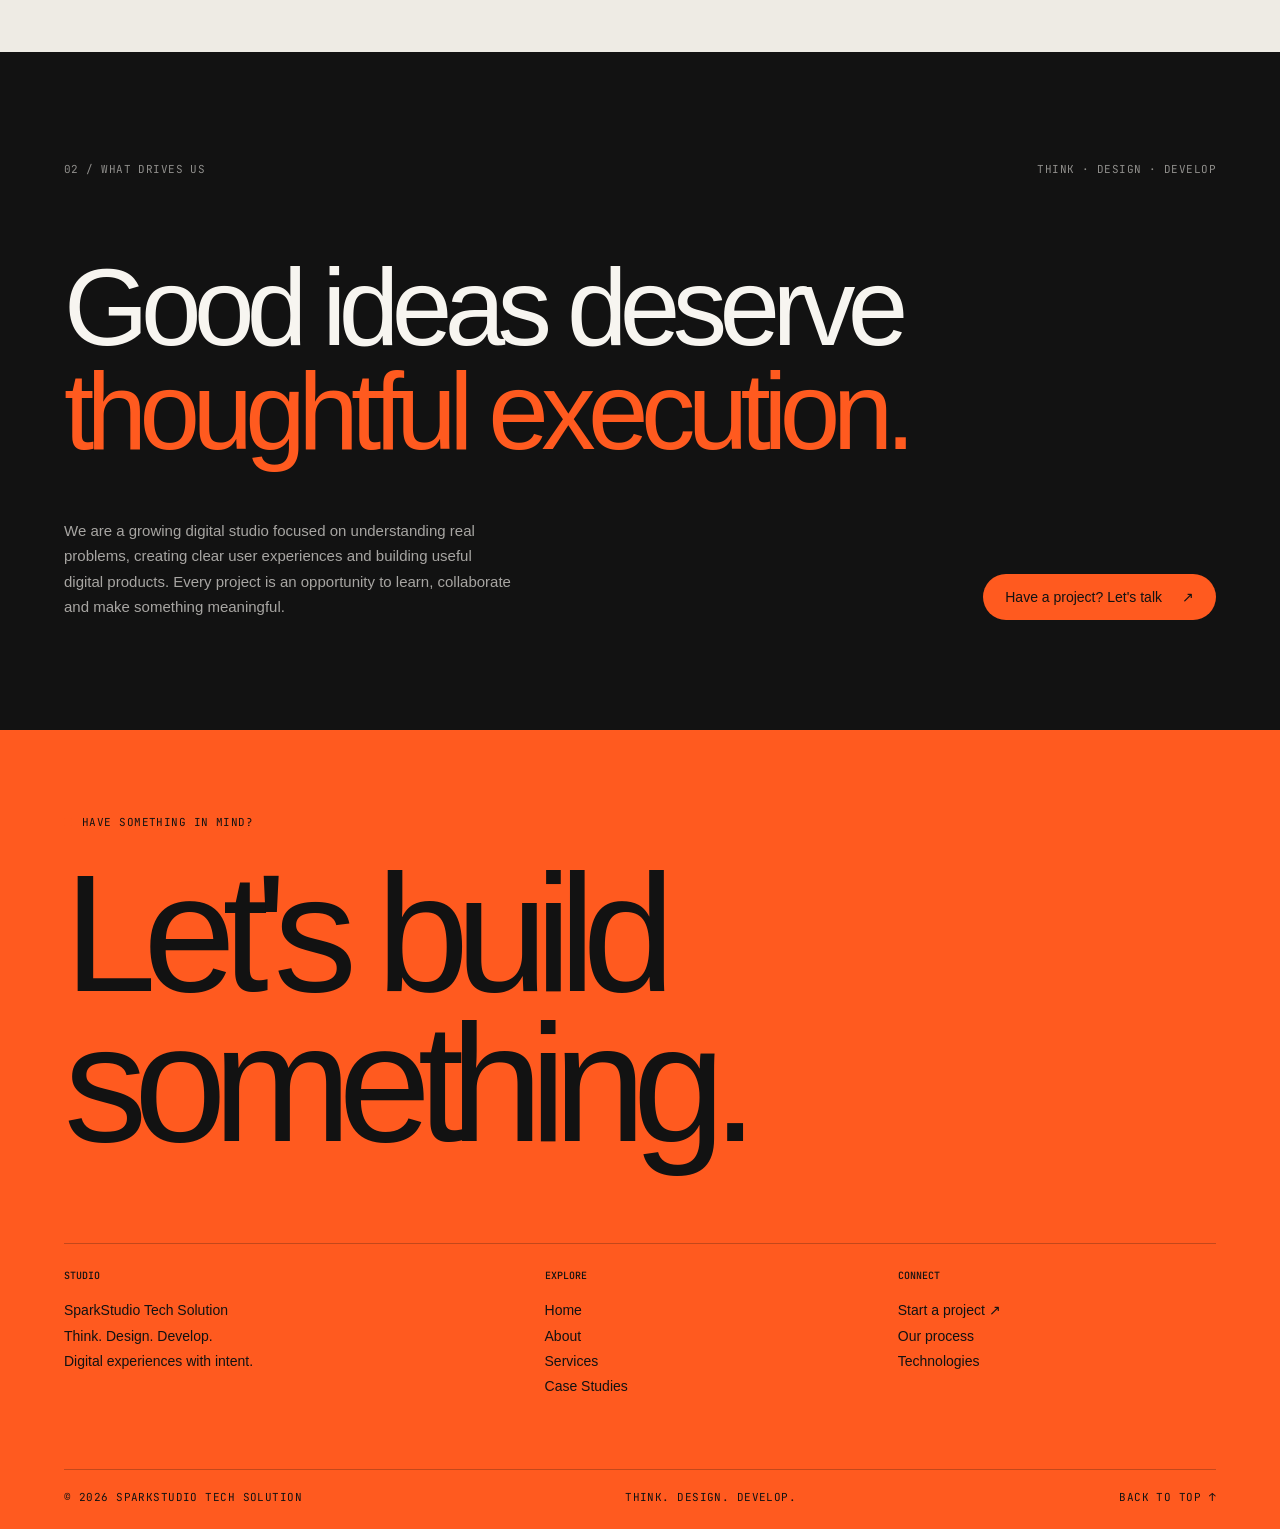
<file: case-studies.html>
<!DOCTYPE html>
<html lang="en">
<head>
<meta charset="UTF-8">
<meta name="viewport" content="width=device-width, initial-scale=1.0">

<title>Case Studies — SparkStudio Tech Solution</title>
<meta name="description" content="Explore selected digital product design and development case studies by SparkStudio Tech Solution.">

<link rel="preconnect" href="https://api.fontshare.com">
<link rel="preconnect" href="https://fonts.googleapis.com">
<link rel="preconnect" href="https://fonts.gstatic.com" crossorigin>
<link href="https://api.fontshare.com/v2/css?f[]=general-sans@400,500,600&display=swap" rel="stylesheet">
<link href="https://fonts.googleapis.com/css2?family=JetBrains+Mono:wght@400;500&display=swap" rel="stylesheet">

<style>
:root{
  --bone:#EEEBE4;
  --bone-2:#E4E0D7;
  --paper:#F7F5F0;
  --ink:#121212;
  --ink-2:#3A3936;
  --mute:#77736B;
  --orange:#FF5A1F;
  --lilac:#B8A6FF;
  --lime:#D4FF3A;
  --sans:"General Sans","Helvetica Neue",Arial,sans-serif;
  --mono:"JetBrains Mono",monospace;
  --g:clamp(20px,5vw,76px);
  --radius:20px;
  --ease:cubic-bezier(.16,1,.3,1);
}

*{
  margin:0;
  padding:0;
  box-sizing:border-box;
}

html{
  scroll-behavior:smooth;
  background:var(--bone);
}

body{
  font-family:var(--sans);
  background:var(--bone);
  color:var(--ink);
  -webkit-font-smoothing:antialiased;
  overflow-x:hidden;
}

a{
  color:inherit;
  text-decoration:none;
}

button{
  font:inherit;
  border:0;
  cursor:pointer;
  color:inherit;
}

::selection{
  background:var(--orange);
  color:white;
}

.mono{
  font-family:var(--mono);
  font-size:11px;
  text-transform:uppercase;
  letter-spacing:.04em;
}

/* NAVIGATION */

.navbar{
  position:fixed;
  top:0;
  left:0;
  right:0;
  z-index:100;
  padding:24px var(--g);
  display:flex;
  align-items:center;
  justify-content:space-between;
  background:rgba(238,235,228,.85);
  backdrop-filter:blur(18px);
  -webkit-backdrop-filter:blur(18px);
  border-bottom:1px solid rgba(18,18,18,.06);
}

.brand{
  display:flex;
  align-items:center;
  gap:11px;
  font-weight:600;
  font-size:25px;
  letter-spacing:-1.3px;
}

.glyph{
  display:grid;
  grid-template-columns:repeat(2,9px);
  gap:3px;
}

.glyph i{
  width:9px;
  height:9px;
  border-radius:3px;
  background:var(--ink);
}

.glyph i:nth-child(2){
  background:var(--orange);
}

.brand small{
  display:block;
  font-family:var(--mono);
  font-size:8px;
  font-weight:500;
  letter-spacing:.15em;
  margin-top:4px;
  opacity:.6;
}

.nav-right{
  display:flex;
  align-items:center;
  gap:13px;
}

.back-home{
  padding:12px 19px;
  border-radius:40px;
  border:1px solid rgba(18,18,18,.16);
  font-size:13px;
  font-weight:500;
  transition:.3s;
}

.back-home:hover{
  background:var(--ink);
  color:white;
}

.menu-btn{
  width:44px;
  height:44px;
  border-radius:50%;
  background:var(--ink);
  display:grid;
  place-items:center;
  color:white;
}

.menu-btn span{
  display:grid;
  grid-template-columns:repeat(2,5px);
  gap:4px;
}

.menu-btn i{
  width:5px;
  height:5px;
  border-radius:2px;
  background:white;
}

.menu-panel{
  position:fixed;
  z-index:99;
  right:var(--g);
  top:88px;
  width:min(410px,calc(100% - 40px));
  background:var(--paper);
  padding:12px;
  border-radius:20px;
  box-shadow:0 25px 70px rgba(0,0,0,.15);
  opacity:0;
  visibility:hidden;
  transform:translateY(-10px) scale(.97);
  transition:.4s var(--ease);
}

.menu-panel.open{
  opacity:1;
  visibility:visible;
  transform:none;
}

.menu-links{
  display:grid;
  grid-template-columns:1fr 1fr;
  gap:8px;
}

.menu-links a{
  background:var(--bone);
  border-radius:12px;
  padding:18px;
  display:flex;
  flex-direction:column;
  justify-content:space-between;
  min-height:95px;
  transition:.3s;
}

.menu-links a:hover,
.menu-links a.active{
  background:var(--ink);
  color:var(--paper);
}

.menu-links b{
  font-size:23px;
  font-weight:500;
  letter-spacing:-1px;
}

.menu-contact{
  margin-top:8px;
  padding:16px;
  border-radius:12px;
  background:var(--orange);
  display:flex;
  align-items:center;
  justify-content:space-between;
  font-size:14px;
  font-weight:500;
}

/* HERO */

.hero{
  padding:190px var(--g) 80px;
  min-height:570px;
  position:relative;
}

.hero-top{
  display:flex;
  align-items:center;
  gap:10px;
  margin-bottom:34px;
}

.orange-dot{
  width:8px;
  height:8px;
  border-radius:2px;
  background:var(--orange);
}

.hero h1{
  font-size:clamp(64px,10.8vw,155px);
  font-weight:400;
  letter-spacing:-.075em;
  line-height:.88;
  max-width:1200px;
}

.hero h1 em{
  color:var(--orange);
  font-style:normal;
}

.hero-bottom{
  display:flex;
  justify-content:space-between;
  align-items:flex-end;
  gap:30px;
  margin-top:48px;
}

.hero-bottom p{
  max-width:500px;
  font-size:17px;
  line-height:1.6;
  color:var(--ink-2);
}

.hero-count{
  text-align:right;
  white-space:nowrap;
}

.hero-count strong{
  display:block;
  font-size:55px;
  font-weight:400;
  line-height:1;
  letter-spacing:-.06em;
}

/* SECTION LABEL */

.section-line{
  margin:0 var(--g);
  border-top:1px solid rgba(18,18,18,.2);
  padding:20px 0;
  display:flex;
  justify-content:space-between;
  color:var(--mute);
}

/* CASE STUDY SLIDER */

.case-section{
  padding:20px var(--g) 130px;
}

.slider-heading{
  display:flex;
  align-items:flex-end;
  justify-content:space-between;
  margin-bottom:35px;
  gap:20px;
}

.slider-heading h2{
  font-size:clamp(36px,5vw,65px);
  font-weight:400;
  letter-spacing:-.055em;
}

.slider-heading p{
  max-width:280px;
  color:var(--mute);
  font-size:13px;
  line-height:1.6;
}

/* SLIDER */

.slider-window{
  overflow:hidden;
  position:relative;
  width:100%;
}

.slider-track{
  display:flex;
  width:100%;
  transition:transform .85s var(--ease);
  will-change:transform;
}

.case-slide{
  flex:0 0 100%;
  min-width:100%;
}

.case-layout{
  display:grid;
  grid-template-columns:1.25fr .75fr;
  gap:clamp(25px,5vw,75px);
  align-items:center;
}

/* COVER */

.cover{
  position:relative;
  width:100%;
  aspect-ratio:1.32/1;
  border-radius:var(--radius);
  overflow:hidden;
  display:flex;
  align-items:center;
  justify-content:center;
  isolation:isolate;
}

.cover::after{
  content:"";
  position:absolute;
  inset:0;
  pointer-events:none;
  background:linear-gradient(130deg,rgba(255,255,255,.08),transparent 55%);
  z-index:5;
}

.cover-label{
  position:absolute;
  z-index:7;
  left:24px;
  top:22px;
  color:rgba(255,255,255,.7);
  font-family:var(--mono);
  font-size:10px;
  letter-spacing:.1em;
}

.cover-number{
  position:absolute;
  z-index:7;
  right:24px;
  bottom:22px;
  font-family:var(--mono);
  color:rgba(255,255,255,.6);
  font-size:11px;
}

.cover-glow{
  position:absolute;
  width:55%;
  aspect-ratio:1;
  border-radius:50%;
  filter:blur(65px);
  opacity:.35;
}

/* MEDICARE ARTWORK */

.cover-med{
  background:#101D2A;
}

.cover-med .cover-glow{
  background:#4ECDC4;
  left:5%;
  top:25%;
}

.med-dashboard{
  width:77%;
  height:70%;
  background:#F7FAFA;
  border-radius:13px;
  display:grid;
  grid-template-columns:23% 77%;
  overflow:hidden;
  position:relative;
  z-index:2;
  box-shadow:0 35px 80px rgba(0,0,0,.3);
  transform:rotate(-4deg);
}

.med-sidebar{
  background:#EAF2F1;
  padding:15px 9px;
}

.med-logo{
  width:55%;
  height:9px;
  border-radius:5px;
  background:#4ECDC4;
  margin-bottom:25px;
}

.med-menu{
  height:6px;
  width:75%;
  border-radius:5px;
  background:#CBD8D7;
  margin:15px 0;
}

.med-menu:first-of-type{
  background:#4ECDC4;
}

.med-main{
  padding:20px;
}

.med-title{
  font-size:clamp(10px,1vw,16px);
  color:#152A35;
  font-weight:600;
}

.med-subtitle{
  width:65%;
  height:5px;
  border-radius:5px;
  background:#DCE5E4;
  margin-top:9px;
}

.med-cards{
  display:grid;
  grid-template-columns:repeat(3,1fr);
  gap:8px;
  margin-top:21px;
}

.med-card{
  height:55px;
  background:#EAF2F1;
  border-radius:7px;
  padding:8px;
}

.med-card i{
  display:block;
  width:13px;
  height:13px;
  border-radius:4px;
  background:#4ECDC4;
  margin-bottom:7px;
}

.med-card span{
  display:block;
  height:4px;
  width:80%;
  background:#C7D9D6;
  border-radius:3px;
}

.med-chart{
  height:34%;
  margin-top:12px;
  border-radius:8px;
  background:linear-gradient(155deg,#E5F2EF,#F2F6F5);
  position:relative;
  overflow:hidden;
}

.med-chart svg{
  width:100%;
  height:100%;
}

/* RITHOS ARTWORK */

.cover-rithos{
  background:#111C2C;
}

.cover-rithos .cover-glow{
  background:#B8A6FF;
  right:8%;
  top:10%;
}

.rithos-phone{
  z-index:2;
  position:relative;
  width:30%;
  height:74%;
  min-width:135px;
  background:#F1F0FA;
  border-radius:24px;
  border:5px solid #252A3B;
  padding:19px 12px 12px;
  box-shadow:0 35px 80px rgba(0,0,0,.5);
  transform:rotate(-7deg);
}

.rithos-notch{
  position:absolute;
  width:35%;
  height:8px;
  background:#252A3B;
  border-radius:10px;
  top:5px;
  left:50%;
  transform:translateX(-50%);
}

.rithos-small{
  font-family:var(--mono);
  font-size:7px;
  color:#85809F;
}

.rithos-title{
  font-size:clamp(13px,1.5vw,20px);
  color:#22233B;
  font-weight:600;
  margin-top:13px;
  line-height:1.1;
}

.rithos-mood{
  margin:14px 0;
  display:flex;
  justify-content:space-between;
  align-items:center;
}

.rithos-mood span{
  width:24px;
  height:24px;
  background:#D9D3F4;
  border-radius:50%;
  display:grid;
  place-items:center;
  color:#6554A7;
  font-size:11px;
}

.rithos-box{
  height:54px;
  background:#E3DDF9;
  border-radius:9px;
  margin-top:9px;
  padding:10px;
}

.rithos-box:nth-child(2){
  background:#D9F0EA;
}

.rithos-box i{
  display:block;
  height:5px;
  width:60%;
  background:#A69ACF;
  border-radius:5px;
  margin-bottom:7px;
}

.rithos-box span{
  display:block;
  height:4px;
  width:85%;
  border-radius:5px;
  background:rgba(80,70,130,.2);
}

/* GOSNKR ARTWORK */

.cover-gosnkr{
  background:#17191D;
}

.cover-gosnkr .cover-glow{
  background:#FF5A1F;
  left:20%;
  bottom:0;
}

.sneaker-stage{
  width:78%;
  height:70%;
  position:relative;
  z-index:2;
  display:flex;
  align-items:center;
  justify-content:center;
}

.sneaker{
  width:72%;
  height:40%;
  position:relative;
  transform:rotate(-19deg);
  filter:drop-shadow(0 30px 22px rgba(0,0,0,.4));
}

.shoe-upper{
  position:absolute;
  left:16%;
  top:9%;
  width:71%;
  height:65%;
  background:linear-gradient(145deg,#F1EEE6,#A9A7A3);
  border-radius:55% 45% 25% 22%;
  transform:skewX(-12deg);
}

.shoe-sole{
  position:absolute;
  bottom:8%;
  left:8%;
  width:86%;
  height:19%;
  background:#FF5A1F;
  border-radius:20px 10px 20px 25px;
  transform:skewX(-15deg);
}

.shoe-line{
  position:absolute;
  z-index:2;
  width:35%;
  height:4px;
  background:#777;
  top:35%;
  left:33%;
  transform:rotate(24deg);
  border-radius:5px;
  box-shadow:0 10px 0 #777,0 20px 0 #777;
}

.shoe-mark{
  position:absolute;
  z-index:3;
  right:17%;
  top:28%;
  color:#1A1A1A;
  font-size:22px;
  font-weight:600;
  transform:rotate(12deg);
}

.sneaker-info{
  position:absolute;
  right:4%;
  bottom:5%;
  z-index:4;
  padding:10px 13px;
  border-radius:8px;
  background:rgba(255,255,255,.13);
  color:white;
  backdrop-filter:blur(10px);
  font-family:var(--mono);
  font-size:9px;
}

/* CHRONOMUS ARTWORK */

.cover-chrono{
  background:#E9E5DC;
}

.cover-chrono .cover-label,
.cover-chrono .cover-number{
  color:rgba(18,18,18,.55);
}

.cover-chrono .cover-glow{
  background:#B8A6FF;
  left:20%;
  top:5%;
}

.chrono-dashboard{
  width:79%;
  height:70%;
  border-radius:13px;
  background:#FAF9F6;
  box-shadow:0 35px 80px rgba(0,0,0,.16);
  display:grid;
  grid-template-columns:25% 75%;
  position:relative;
  z-index:2;
  overflow:hidden;
  transform:rotate(3deg);
}

.chrono-side{
  padding:17px 10px;
  background:#F0EDF5;
}

.chrono-side .logo{
  font-weight:600;
  font-size:12px;
  margin-bottom:25px;
}

.chrono-side i{
  display:block;
  width:85%;
  height:6px;
  margin:14px 0;
  border-radius:5px;
  background:#D8D2E4;
}

.chrono-main{
  padding:18px;
}

.chrono-main h3{
  font-size:clamp(11px,1.3vw,18px);
  font-weight:600;
  color:#24202E;
}

.chrono-main p{
  font-size:8px;
  color:#8C8796;
  margin-top:5px;
}

.chrono-progress{
  display:grid;
  grid-template-columns:repeat(3,1fr);
  gap:8px;
  margin-top:17px;
}

.chrono-progress div{
  height:58px;
  background:#EDEAF4;
  border-radius:7px;
  padding:9px;
}

.chrono-progress div:nth-child(2){
  background:#E6F0E9;
}

.chrono-progress div:nth-child(3){
  background:#F7E9DF;
}

.chrono-progress b{
  font-size:14px;
  display:block;
  color:#322A42;
}

.chrono-progress span{
  display:block;
  height:4px;
  width:80%;
  background:#C7BEDA;
  border-radius:4px;
  margin-top:8px;
}

.chrono-task{
  background:#F1EFF5;
  border-radius:8px;
  height:55px;
  margin-top:11px;
  padding:10px;
}

.chrono-task i{
  display:block;
  width:53%;
  height:5px;
  background:#AEA2CA;
  border-radius:5px;
}

.chrono-task span{
  display:block;
  width:85%;
  height:4px;
  background:#D7D1E0;
  border-radius:5px;
  margin-top:9px;
}

/* CASE DETAILS */

.case-info{
  padding:15px 0;
}

.case-meta{
  display:flex;
  align-items:center;
  gap:10px;
  margin-bottom:27px;
  color:var(--mute);
}

.case-meta .tag{
  padding:8px 11px;
  background:var(--paper);
  border-radius:30px;
}

.case-info h2{
  font-size:clamp(40px,5.1vw,72px);
  font-weight:400;
  letter-spacing:-.065em;
  line-height:.95;
  margin-bottom:24px;
}

.case-info .description{
  font-size:15px;
  line-height:1.75;
  color:var(--ink-2);
  max-width:490px;
}

.case-services{
  display:flex;
  flex-wrap:wrap;
  gap:7px;
  margin:26px 0 30px;
}

.case-services span{
  padding:8px 11px;
  border:1px solid rgba(18,18,18,.15);
  border-radius:30px;
  font-size:11px;
  color:var(--ink-2);
}

.case-btn{
  display:inline-flex;
  align-items:center;
  gap:30px;
  padding:16px 21px;
  border-radius:50px;
  background:var(--ink);
  color:var(--paper);
  font-size:14px;
  font-weight:500;
  transition:background .3s,transform .3s;
}

.case-btn:hover{
  background:var(--orange);
  color:white;
  transform:translateY(-3px);
}

.case-btn span{
  font-size:20px;
  line-height:10px;
}

/* SLIDER CONTROL */

.slider-controls{
  display:flex;
  justify-content:space-between;
  align-items:center;
  margin-top:55px;
  gap:25px;
}

.slider-progress{
  display:flex;
  align-items:center;
  gap:14px;
  flex:1;
}

.progress-track{
  height:2px;
  background:rgba(18,18,18,.15);
  max-width:240px;
  width:100%;
  overflow:hidden;
}

.progress-fill{
  display:block;
  width:25%;
  height:100%;
  background:var(--orange);
  transform-origin:left;
  transition:transform .6s var(--ease);
}

.slide-number{
  font-family:var(--mono);
  font-size:11px;
  white-space:nowrap;
}

.arrows{
  display:flex;
  align-items:center;
  gap:9px;
}

.arrow{
  width:50px;
  height:50px;
  border-radius:50%;
  display:grid;
  place-items:center;
  border:1px solid rgba(18,18,18,.2);
  font-size:20px;
  transition:.3s;
}

.arrow:hover{
  background:var(--ink);
  color:white;
}

.dots{
  display:flex;
  align-items:center;
  gap:7px;
  margin-left:12px;
}

.dot-btn{
  width:7px;
  height:7px;
  border-radius:10px;
  background:#B9B5AC;
  transition:width .4s var(--ease),background .4s;
}

.dot-btn.active{
  width:24px;
  background:var(--orange);
}

/* BOTTOM STATEMENT */

.statement{
  background:var(--ink);
  color:var(--paper);
  padding:110px var(--g);
}

.statement-top{
  color:rgba(247,245,240,.55);
  display:flex;
  justify-content:space-between;
  gap:15px;
}

.statement h2{
  font-weight:400;
  font-size:clamp(46px,8.5vw,120px);
  line-height:.95;
  letter-spacing:-.07em;
  margin:80px 0 55px;
}

.statement h2 em{
  color:var(--orange);
  font-style:normal;
}

.statement-bottom{
  display:flex;
  justify-content:space-between;
  align-items:flex-end;
  gap:25px;
}

.statement-bottom p{
  max-width:450px;
  color:rgba(247,245,240,.65);
  font-size:15px;
  line-height:1.7;
}

.statement-link{
  display:inline-flex;
  gap:20px;
  align-items:center;
  background:var(--orange);
  color:var(--ink);
  padding:15px 22px;
  border-radius:40px;
  font-size:14px;
  font-weight:500;
  white-space:nowrap;
  transition:.3s;
}

.statement-link:hover{
  background:var(--paper);
  transform:translateY(-3px);
}

/* FOOTER */

.footer{
  background:var(--orange);
  padding:85px var(--g) 25px;
}

.footer-kicker{
  display:flex;
  align-items:center;
  gap:10px;
}

.footer h2{
  margin-top:30px;
  font-size:clamp(55px,13vw,175px);
  font-weight:500;
  letter-spacing:-.08em;
  line-height:.9;
}

.footer-grid{
  border-top:1px solid rgba(18,18,18,.25);
  margin-top:85px;
  padding-top:25px;
  display:grid;
  grid-template-columns:1.4fr 1fr 1fr;
  gap:35px;
}

.footer-grid h4{
  font-family:var(--mono);
  font-size:10px;
  font-weight:500;
  text-transform:uppercase;
  margin-bottom:16px;
}

.footer-grid p,
.footer-grid a{
  font-size:14px;
  line-height:1.8;
}

.footer-grid a{
  display:block;
  width:max-content;
  transition:opacity .3s;
}

.footer-grid a:hover{
  opacity:.55;
}

.footer-bottom{
  border-top:1px solid rgba(18,18,18,.25);
  margin-top:70px;
  padding-top:20px;
  display:flex;
  justify-content:space-between;
  flex-wrap:wrap;
  gap:14px;
}

/* REVEAL ANIMATION */

.reveal{
  opacity:0;
  transform:translateY(35px);
  transition:opacity .9s var(--ease),transform .9s var(--ease);
}

.reveal.visible{
  opacity:1;
  transform:none;
}

/* RESPONSIVE */

@media(max-width:950px){

  .case-layout{
    grid-template-columns:1fr;
    gap:30px;
  }

  .cover{
    aspect-ratio:1.45/1;
  }

  .case-info{
    padding:5px 0;
  }

  .case-info h2{
    font-size:clamp(42px,8vw,65px);
  }

  .hero{
    min-height:auto;
    padding-top:165px;
  }

}

@media(max-width:650px){

  :root{
    --g:20px;
    --radius:14px;
  }

  .navbar{
    padding-top:15px;
    padding-bottom:15px;
  }

  .brand{
    font-size:21px;
  }

  .back-home{
    display:none;
  }

  .hero{
    padding-top:145px;
    padding-bottom:65px;
  }

  .hero h1{
    font-size:clamp(57px,13vw,85px);
  }

  .hero-bottom{
    flex-direction:column;
    align-items:flex-start;
    margin-top:32px;
  }

  .hero-count{
    text-align:left;
  }

  .hero-count strong{
    font-size:40px;
  }

  .section-line{
    margin:0 var(--g);
  }

  .case-section{
    padding-top:15px;
    padding-bottom:80px;
  }

  .slider-heading{
    align-items:flex-start;
    flex-direction:column;
    margin-bottom:26px;
  }

  .slider-heading p{
    max-width:100%;
  }

  .cover{
    aspect-ratio:1.08/1;
  }

  .med-dashboard,
  .chrono-dashboard{
    width:90%;
    height:62%;
  }

  .med-main,
  .chrono-main{
    padding:10px;
  }

  .med-card{
    height:43px;
    padding:5px;
  }

  .med-chart{
    height:28%;
  }

  .rithos-phone{
    height:75%;
    width:37%;
  }

  .case-info h2{
    font-size:49px;
  }

  .case-info .description{
    font-size:14px;
  }

  .slider-controls{
    margin-top:35px;
    flex-wrap:wrap;
  }

  .slider-progress{
    width:100%;
    flex-basis:100%;
    order:2;
  }

  .arrows{
    margin-left:auto;
  }

  .statement{
    padding-top:75px;
    padding-bottom:80px;
  }

  .statement h2{
    margin:60px 0 40px;
  }

  .statement-bottom{
    flex-direction:column;
    align-items:flex-start;
  }

  .footer{
    padding-top:65px;
  }

  .footer h2{
    font-size:clamp(55px,13vw,85px);
  }

  .footer-grid{
    grid-template-columns:1fr 1fr;
    gap:30px;
    margin-top:60px;
  }

  .footer-grid > div:first-child{
    grid-column:1/-1;
  }

  .footer-bottom{
    margin-top:50px;
  }
}

@media(prefers-reduced-motion:reduce){
  *,
  *::before,
  *::after{
    scroll-behavior:auto!important;
    transition-duration:.01ms!important;
    animation-duration:.01ms!important;
  }
  .reveal{
    opacity:1;
    transform:none;
  }
}
</style>
</head>

<body>

<!-- NAVIGATION -->

<header class="navbar">

  <a href="index.html" class="brand">
    <span class="glyph">
      <i></i><i></i><i></i><i></i>
    </span>
    <span>
      SparkStudio
      <small>TECH SOLUTION</small>
    </span>
  </a>

  <div class="nav-right">
    <a href="index.html" class="back-home">Back to Home ↗</a>

    <button class="menu-btn" id="menuBtn" aria-label="Open navigation" aria-expanded="false">
      <span>
        <i></i><i></i><i></i><i></i>
      </span>
    </button>
  </div>

</header>

<!-- MENU -->

<nav class="menu-panel" id="menuPanel">

  <div class="menu-links">
    <a href="index.html">
      <span class="mono">01 / Home</span>
      <b>Home</b>
    </a>

    <a href="about.html">
      <span class="mono">02 / About</span>
      <b>About</b>
    </a>

    <a href="services.html">
      <span class="mono">03 / Services</span>
      <b>Services</b>
    </a>

    <a href="case-studies.html" class="active">
      <span class="mono">04 / Work</span>
      <b>Projects</b>
    </a>

    <a href="process.html">
      <span class="mono">05 / Process</span>
      <b>Process</b>
    </a>

    <a href="technologies.html">
      <span class="mono">06 / Stack</span>
      <b>Tech</b>
    </a>
  </div>

  <a href="index.html#contact" class="menu-contact">
    Start a project <span>↗</span>
  </a>

</nav>


<main>

<!-- HERO -->

<section class="hero">

  <div class="hero-top mono reveal">
    <span class="orange-dot"></span>
    SPARKSTUDIO / SELECTED WORK
  </div>

  <h1 class="reveal">
    Ideas into<br>
    <em>experiences.</em>
  </h1>

  <div class="hero-bottom reveal">

    <p>
      A selection of digital products and experiences shaped through
      thoughtful research, user-centered design and purposeful development.
      Explore how ideas turn into meaningful digital solutions.
    </p>

    <div class="hero-count">
      <strong>04</strong>
      <span class="mono">Selected projects / 2026</span>
    </div>

  </div>

</section>


<div class="section-line mono">
  <span>01 / Selected case studies</span>
  <span>Scroll to explore ↓</span>
</div>


<!-- CASE STUDIES -->

<section class="case-section" id="selected-work">

  <div class="slider-heading reveal">
    <h2>Featured projects<span style="color:var(--orange)">.</span></h2>
    <p>
      Different challenges. Different industries.
      One consistent focus on creating better digital experiences.
    </p>
  </div>


  <div class="slider-window reveal">

    <div class="slider-track" id="sliderTrack">


      <!-- MEDICARE -->

      <article class="case-slide">

        <div class="case-layout">

          <div class="cover cover-med">

            <span class="cover-label">MEDICARE / DIGITAL HEALTHCARE</span>
            <span class="cover-number">01 — 04</span>
            <div class="cover-glow"></div>

            <div class="med-dashboard">

              <div class="med-sidebar">
                <div class="med-logo"></div>
                <div class="med-menu"></div>
                <div class="med-menu"></div>
                <div class="med-menu"></div>
                <div class="med-menu"></div>
                <div class="med-menu"></div>
              </div>

              <div class="med-main">

                <div class="med-title">Healthcare Dashboard</div>
                <div class="med-subtitle"></div>

                <div class="med-cards">
                  <div class="med-card"><i></i><span></span></div>
                  <div class="med-card"><i></i><span></span></div>
                  <div class="med-card"><i></i><span></span></div>
                </div>

                <div class="med-chart">
                  <svg viewBox="0 0 400 120" preserveAspectRatio="none">
                    <path d="M0 90 C50 70 70 95 120 55 S200 80 250 35 S330 55 400 12"
                      fill="none" stroke="#4ECDC4" stroke-width="5"/>
                    <path d="M0 90 C50 70 70 95 120 55 S200 80 250 35 S330 55 400 12 L400 120 L0 120Z"
                      fill="#4ECDC4" opacity=".12"/>
                  </svg>
                </div>

              </div>

            </div>

          </div>


          <div class="case-info">

            <div class="case-meta mono">
              <span class="tag">Healthcare</span>
              <span>01 / 04</span>
            </div>

            <h2>MediCare</h2>

            <p class="description">
              A complete digital healthcare platform designed to connect
              patients, healthcare providers and administrators through
              one connected experience.

              The ecosystem includes a patient mobile app, public website
              and admin dashboard for appointment booking, medical service
              requests, report uploads, request tracking and patient
              management.
            </p>

            <div class="case-services">
              <span>UI/UX Research</span>
              <span>Mobile App</span>
              <span>Website</span>
              <span>Admin Dashboard</span>
            </div>

            <a class="case-btn"
               href="https://www.behance.net/gallery/249912255/MediCare-%28Medical-Service-Platform%29"
               target="_blank"
               rel="noopener noreferrer">
              View case study <span>↗</span>
            </a>

          </div>

        </div>

      </article>


      <!-- RITHOS -->

      <article class="case-slide">

        <div class="case-layout">

          <div class="cover cover-rithos">

            <span class="cover-label">RITHOS / MENTAL WELLNESS</span>
            <span class="cover-number">02 — 04</span>
            <div class="cover-glow"></div>

            <div class="rithos-phone">

              <div class="rithos-notch"></div>

              <div class="rithos-small">GOOD MORNING</div>
              <div class="rithos-title">How are you feeling today?</div>

              <div class="rithos-mood">
                <span>☁</span>
                <span>☺</span>
                <span>☻</span>
                <span>✦</span>
              </div>

              <div class="rithos-small">YOUR DAILY PROGRESS</div>

              <div class="rithos-box">
                <i></i>
                <span></span>
              </div>

              <div class="rithos-box">
                <i></i>
                <span></span>
              </div>

            </div>

          </div>


          <div class="case-info">

            <div class="case-meta mono">
              <span class="tag">Mental Wellness</span>
              <span>02 / 04</span>
            </div>

            <h2>Rithos</h2>

            <p class="description">
              A mental wellness mobile experience designed to make
              daily emotional well-being more accessible and engaging.

              The platform brings together mood tracking, daily check-ins,
              AI-powered insights, journaling, breathing exercises,
              grounding tools, achievements and privacy-focused
              sharing experiences.
            </p>

            <div class="case-services">
              <span>Product Design</span>
              <span>Mood Tracking</span>
              <span>AI Insights</span>
              <span>Design System</span>
            </div>

            <a class="case-btn"
               href="https://www.behance.net/gallery/250855633/Rithos-Mental-Wellness-Mood-Tracking-App"
               target="_blank"
               rel="noopener noreferrer">
              View case study <span>↗</span>
            </a>

          </div>

        </div>

      </article>


      <!-- GOSNKR -->

      <article class="case-slide">

        <div class="case-layout">

          <div class="cover cover-gosnkr">

            <span class="cover-label">GOSNKR / SNEAKER MARKETPLACE</span>
            <span class="cover-number">03 — 04</span>
            <div class="cover-glow"></div>

            <div class="sneaker-stage">

              <div class="sneaker">
                <div class="shoe-upper"></div>
                <div class="shoe-sole"></div>
                <div class="shoe-line"></div>
                <div class="shoe-mark">↗</div>
              </div>

              <div class="sneaker-info">
                SNEAKER DISCOVERY / 001
              </div>

            </div>

          </div>


          <div class="case-info">

            <div class="case-meta mono">
              <span class="tag">E-commerce</span>
              <span>03 / 04</span>
            </div>

            <h2>GoSNKR</h2>

            <p class="description">
              A location-based sneaker marketplace connecting sneaker
              enthusiasts, retail stores and trusted resellers.

              The product experience covers sneaker discovery, live
              inventory, store management, reseller workflows and
              operational dashboards, with a focus on making sneaker
              shopping and store operations more connected.
            </p>

            <div class="case-services">
              <span>Marketplace</span>
              <span>Mobile App</span>
              <span>Store Management</span>
              <span>Dashboard</span>
            </div>

            <a class="case-btn"
               href="https://www.behance.net/gallery/250283309/GoSKNR-A-Location-Based-Sneaker-Marketplace"
               target="_blank"
               rel="noopener noreferrer">
              View case study <span>↗</span>
            </a>

          </div>

        </div>

      </article>


      <!-- CHRONOMUS -->

      <article class="case-slide">

        <div class="case-layout">

          <div class="cover cover-chrono">

            <span class="cover-label">CHRONOMUS / INTELLIGENT LEARNING</span>
            <span class="cover-number">04 — 04</span>
            <div class="cover-glow"></div>

            <div class="chrono-dashboard">

              <div class="chrono-side">
                <div class="logo">Chronomus.</div>
                <i></i>
                <i></i>
                <i></i>
                <i></i>
                <i></i>
              </div>

              <div class="chrono-main">

                <h3>Your learning overview</h3>
                <p>Keep your learning journey organized.</p>

                <div class="chrono-progress">
                  <div><b>12</b><span></span></div>
                  <div><b>08</b><span></span></div>
                  <div><b>76%</b><span></span></div>
                </div>

                <div class="chrono-task">
                  <i></i>
                  <span></span>
                </div>

                <div class="chrono-task">
                  <i></i>
                  <span></span>
                </div>

              </div>

            </div>

          </div>


          <div class="case-info">

            <div class="case-meta mono">
              <span class="tag">Education</span>
              <span>04 / 04</span>
            </div>

            <h2>Chronomus</h2>

            <p class="description">
              An intelligent e-learning platform focused on helping
              students organize their studies, manage tasks and prepare
              more effectively for exams.

              The experience brings together a student dashboard,
              chapter reviews, intelligent task management and
              productivity-focused learning tools in a structured
              mobile-first interface.
            </p>

            <div class="case-services">
              <span>E-learning</span>
              <span>Mobile App</span>
              <span>Task Management</span>
              <span>Product Design</span>
            </div>

            <a class="case-btn"
               href="https://www.behance.net/gallery/250636917/Chronomus-%28Intelligent-Learning-Platfrom%29"
               target="_blank"
               rel="noopener noreferrer">
              View case study <span>↗</span>
            </a>

          </div>

        </div>

      </article>

    </div>

  </div>


  <!-- SLIDER CONTROLS -->

  <div class="slider-controls">

    <div class="slider-progress">

      <span class="slide-number" id="slideNumber">01 / 04</span>

      <div class="progress-track">
        <span class="progress-fill" id="progressFill"></span>
      </div>

      <span class="mono" style="color:var(--mute)">Selected work</span>

    </div>

    <div class="arrows">

      <button class="arrow" id="prevBtn" aria-label="Previous project">
        ←
      </button>

      <button class="arrow" id="nextBtn" aria-label="Next project">
        →
      </button>

      <div class="dots" id="sliderDots"></div>

    </div>

  </div>

</section>


<!-- STATEMENT -->

<section class="statement">

  <div class="statement-top mono">
    <span>02 / What drives us</span>
    <span>Think · Design · Develop</span>
  </div>

  <h2 class="reveal">
    Good ideas deserve<br>
    <em>thoughtful execution.</em>
  </h2>

  <div class="statement-bottom">

    <p>
      We are a growing digital studio focused on understanding real
      problems, creating clear user experiences and building useful
      digital products. Every project is an opportunity to learn,
      collaborate and make something meaningful.
    </p>

    <a href="index.html#contact" class="statement-link">
      Have a project? Let's talk <span>↗</span>
    </a>

  </div>

</section>


<!-- FOOTER -->

<footer class="footer">

  <div class="footer-kicker mono">
    <span class="orange-dot"></span>
    HAVE SOMETHING IN MIND?
  </div>

  <h2>Let's build<br>something.</h2>

  <div class="footer-grid">

    <div>
      <h4>Studio</h4>
      <p>
        SparkStudio Tech Solution<br>
        Think. Design. Develop.<br>
        Digital experiences with intent.
      </p>
    </div>

    <div>
      <h4>Explore</h4>
      <a href="index.html">Home</a>
      <a href="about.html">About</a>
      <a href="services.html">Services</a>
      <a href="case-studies.html">Case Studies</a>
    </div>

    <div>
      <h4>Connect</h4>
      <a href="index.html#contact">Start a project ↗</a>
      <a href="process.html">Our process</a>
      <a href="technologies.html">Technologies</a>
    </div>

  </div>

  <div class="footer-bottom mono">
    <span>© <span id="year"></span> SparkStudio Tech Solution</span>
    <span>Think. Design. Develop.</span>
    <a href="#">Back to top ↑</a>
  </div>

</footer>

</main>


<script>

/* NAVIGATION */

const menuBtn = document.getElementById("menuBtn");
const menuPanel = document.getElementById("menuPanel");

menuBtn.addEventListener("click", function(){

  const isOpen = menuPanel.classList.toggle("open");

  menuBtn.setAttribute("aria-expanded", String(isOpen));

});

document.addEventListener("click", function(e){

  if(
    !menuPanel.contains(e.target) &&
    !menuBtn.contains(e.target)
  ){
    menuPanel.classList.remove("open");
    menuBtn.setAttribute("aria-expanded","false");
  }

});


/* CASE STUDY SLIDER */

const track = document.getElementById("sliderTrack");
const slides = document.querySelectorAll(".case-slide");

const prevBtn = document.getElementById("prevBtn");
const nextBtn = document.getElementById("nextBtn");

const slideNumber = document.getElementById("slideNumber");
const progressFill = document.getElementById("progressFill");
const dotsContainer = document.getElementById("sliderDots");

let currentSlide = 0;
const totalSlides = slides.length;


/* CREATE DOTS */

slides.forEach((slide,index)=>{

  const dot = document.createElement("button");

  dot.className = "dot-btn";

  dot.setAttribute("aria-label", "Go to project " + (index + 1));

  dot.addEventListener("click",()=>{

    goToSlide(index);

  });

  dotsContainer.appendChild(dot);

});


const dots = document.querySelectorAll(".dot-btn");


/* UPDATE SLIDER */

function updateSlider(){

  track.style.transform = `translateX(-${currentSlide * 100}%)`;

  slideNumber.textContent =
    String(currentSlide + 1).padStart(2,"0") +
    " / " +
    String(totalSlides).padStart(2,"0");

  progressFill.style.transform =
    `scaleX(${(currentSlide + 1) / totalSlides})`;

  dots.forEach((dot,index)=>{

    dot.classList.toggle("active", index === currentSlide);

  });

  prevBtn.disabled = currentSlide === 0;

  nextBtn.disabled = currentSlide === totalSlides - 1;

  prevBtn.style.opacity = prevBtn.disabled ? ".35" : "1";

  nextBtn.style.opacity = nextBtn.disabled ? ".35" : "1";

}


/* GO TO SLIDE */

function goToSlide(index){

  currentSlide = Math.max(0,Math.min(index,totalSlides - 1));

  updateSlider();

}


/* PREVIOUS */

prevBtn.addEventListener("click",()=>{

  goToSlide(currentSlide - 1);

});


/* NEXT */

nextBtn.addEventListener("click",()=>{

  goToSlide(currentSlide + 1);

});


/* KEYBOARD NAVIGATION */

document.addEventListener("keydown",e=>{

  if(e.key === "ArrowRight"){

    goToSlide(currentSlide + 1);

  }

  if(e.key === "ArrowLeft"){

    goToSlide(currentSlide - 1);

  }

});


/* TOUCH SWIPE */

let touchStartX = 0;
let touchEndX = 0;

const sliderWindow = document.querySelector(".slider-window");

sliderWindow.addEventListener("touchstart",e=>{

  touchStartX = e.changedTouches[0].screenX;

},{passive:true});


sliderWindow.addEventListener("touchend",e=>{

  touchEndX = e.changedTouches[0].screenX;

  const difference = touchStartX - touchEndX;

  if(Math.abs(difference) > 55){

    if(difference > 0){

      goToSlide(currentSlide + 1);

    }else{

      goToSlide(currentSlide - 1);

    }

  }

},{passive:true});


/* INITIALIZE */

updateSlider();


/* REVEAL ANIMATION */

const revealObserver = new IntersectionObserver((entries,observer)=>{

  entries.forEach(entry=>{

    if(entry.isIntersecting){

      entry.target.classList.add("visible");

      observer.unobserve(entry.target);

    }

  });

},{threshold:.12});


document.querySelectorAll(".reveal").forEach(element=>{

  revealObserver.observe(element);

});


/* FOOTER YEAR */

document.getElementById("year").textContent = new Date().getFullYear();

</script>

</body>
</html>
</file>
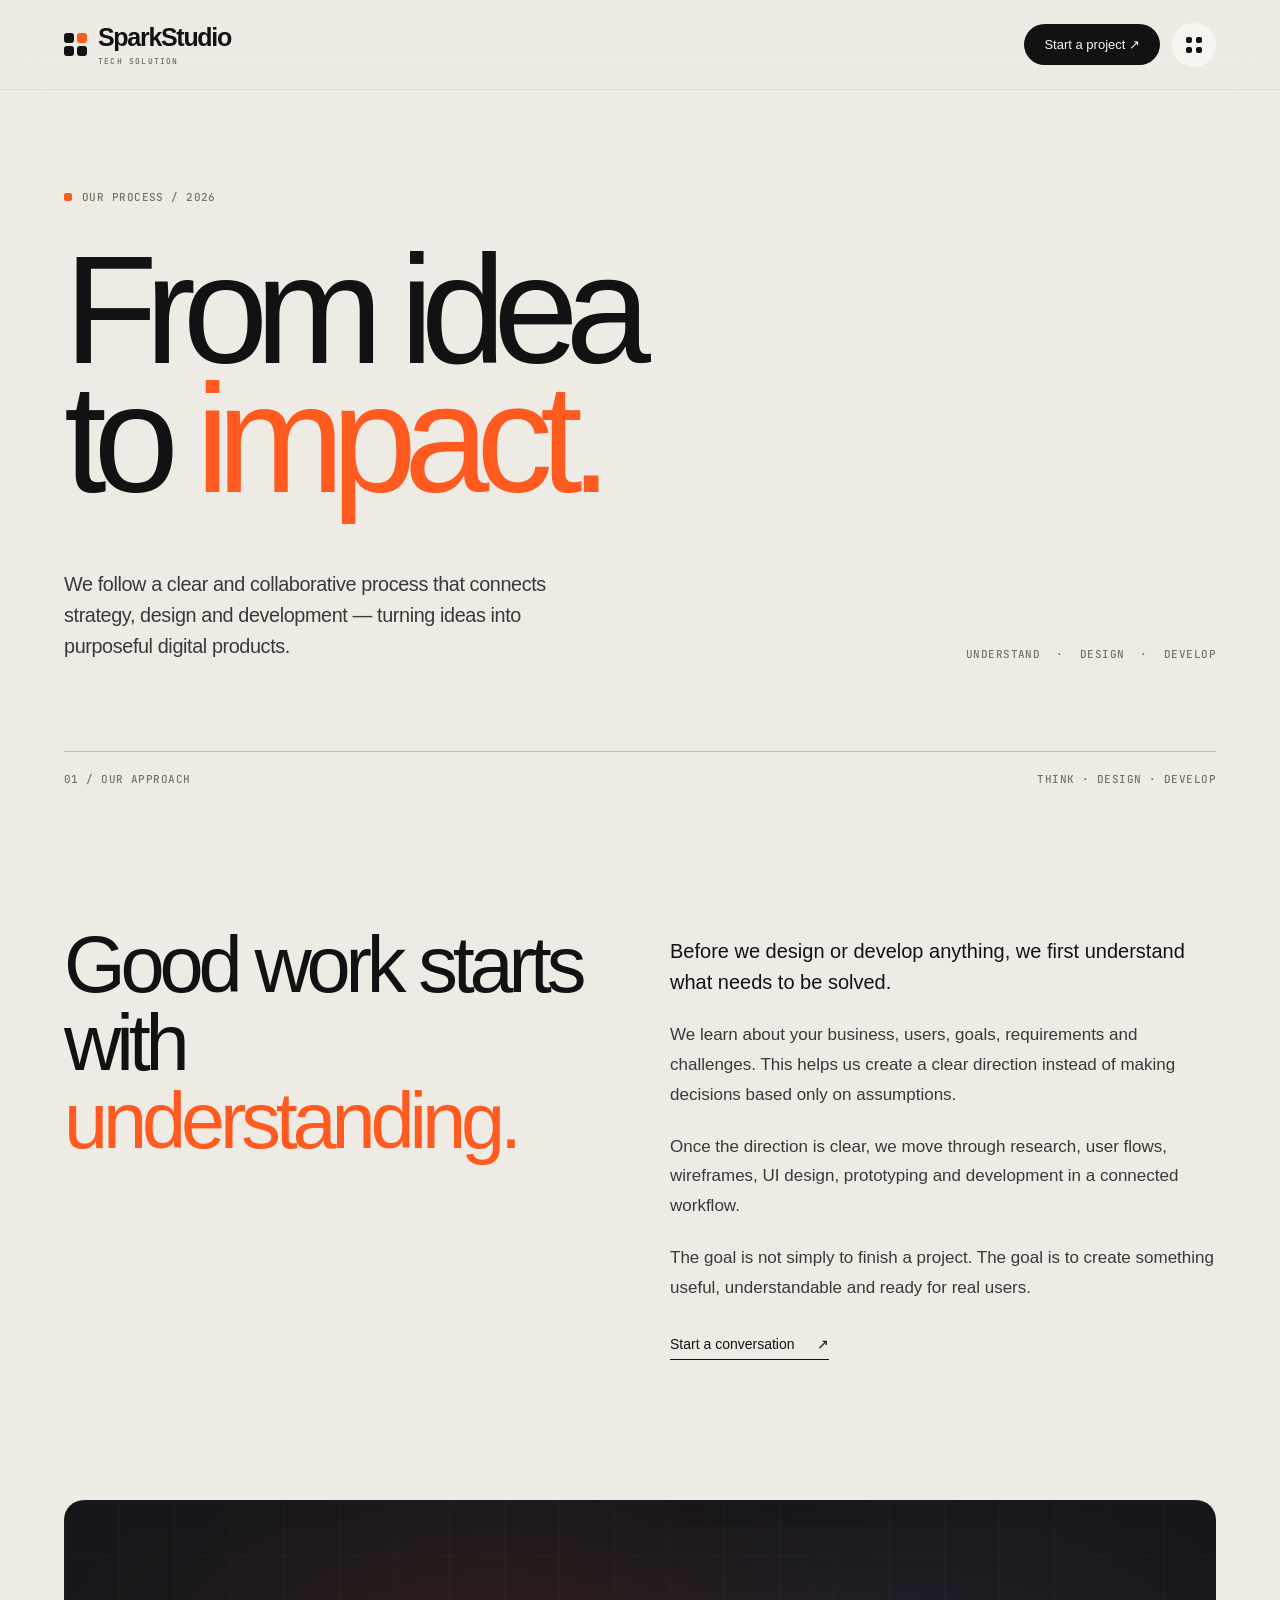
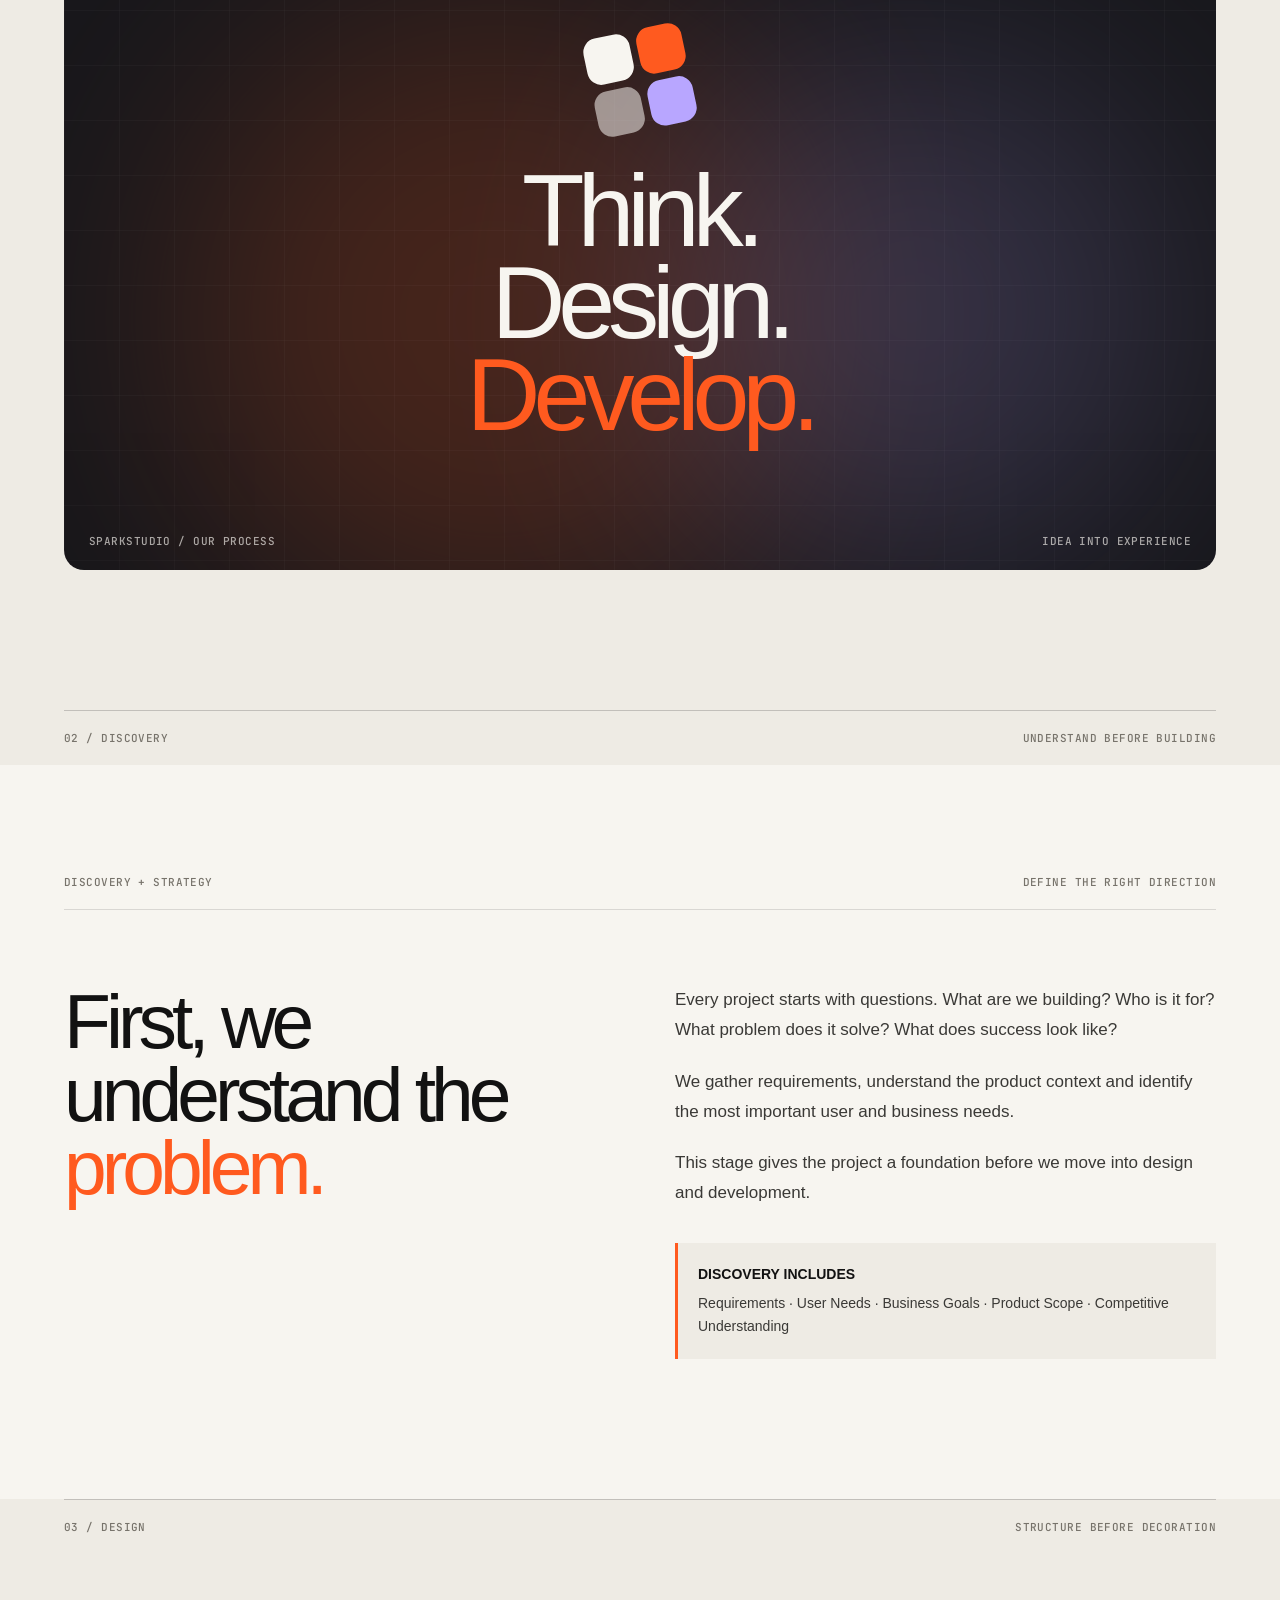
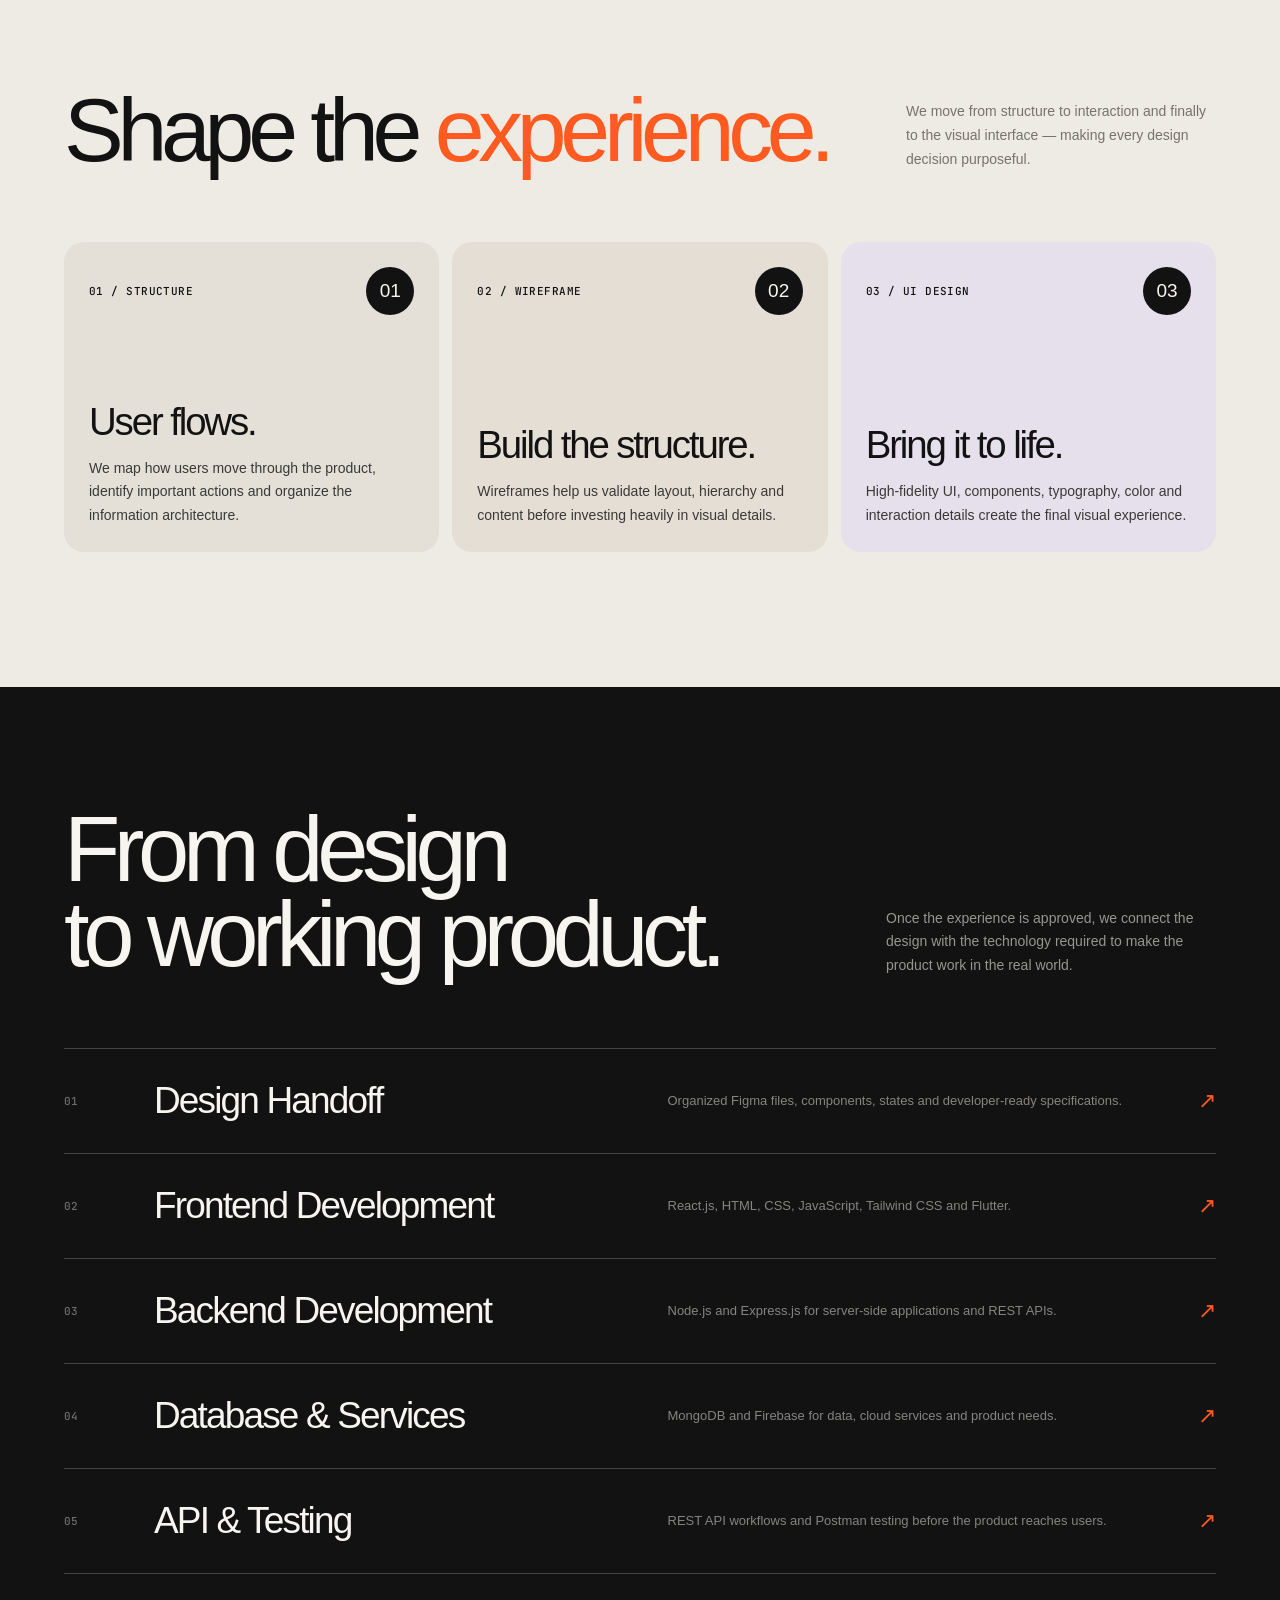
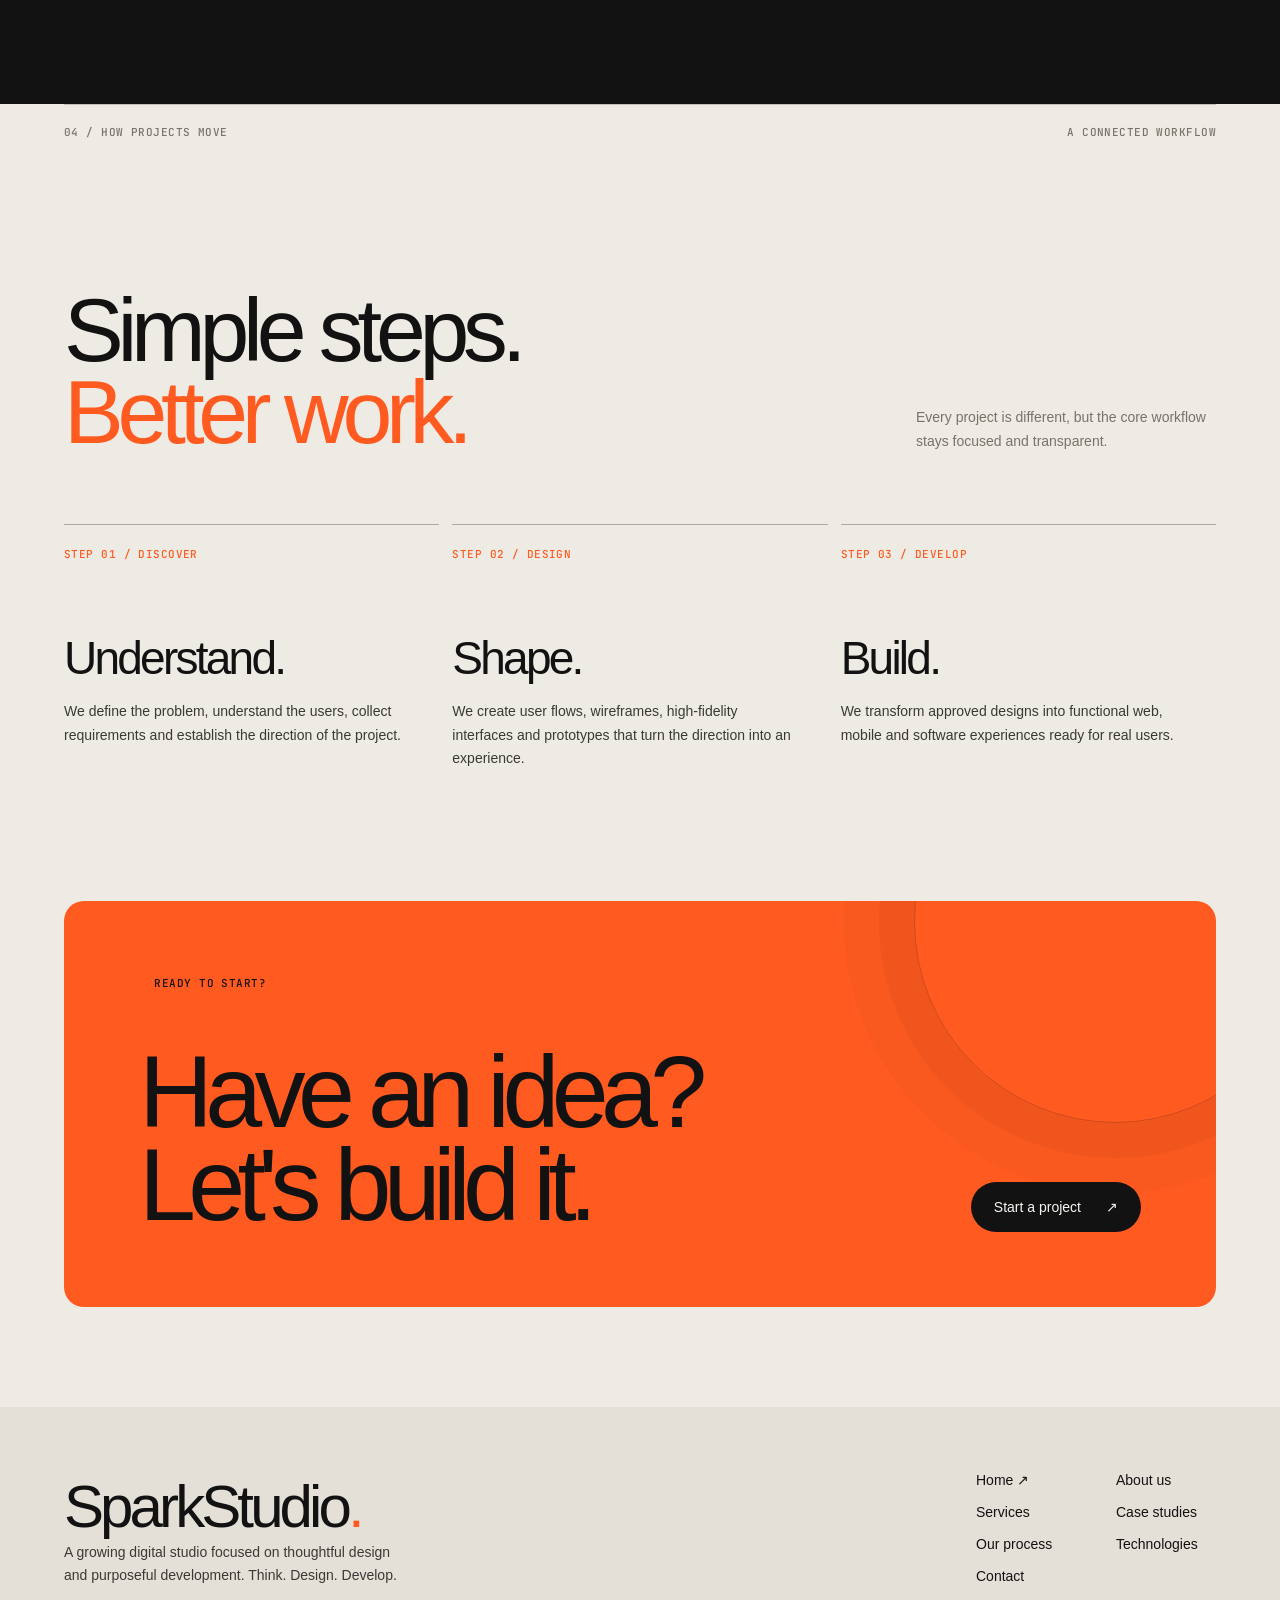
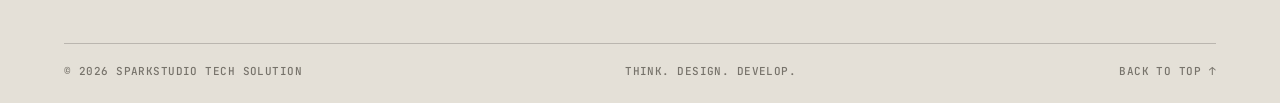
<file: process.html>
<!DOCTYPE html>
<html lang="en">
<head>
<meta charset="UTF-8">
<meta name="viewport" content="width=device-width, initial-scale=1.0">

<title>Process — SparkStudio Tech Solution</title>
<meta name="description" content="Explore the SparkStudio Tech Solution process from discovery and strategy to UI/UX design, development, testing and launch.">
<meta name="theme-color" content="#EEEBE4">

<link rel="preconnect" href="https://api.fontshare.com" crossorigin>
<link rel="preconnect" href="https://fonts.googleapis.com">
<link rel="preconnect" href="https://fonts.gstatic.com" crossorigin>
<link href="https://api.fontshare.com/v2/css?f[]=general-sans@400,500,600&display=swap" rel="stylesheet">
<link href="https://fonts.googleapis.com/css2?family=JetBrains+Mono:wght@400;500&display=swap" rel="stylesheet">

<style>
:root{
  --bone:#EEEBE4;
  --bone-2:#E4E0D7;
  --paper:#F7F5F0;
  --ink:#121212;
  --ink-2:#3A3936;
  --mute:#77736B;
  --orange:#FF5A1F;
  --lilac:#B8A6FF;
  --lime:#D4FF3A;
  --sans:"General Sans","Helvetica Neue",Arial,sans-serif;
  --mono:"JetBrains Mono",monospace;
  --g:clamp(20px,5vw,76px);
  --radius:20px;
  --ease:cubic-bezier(.16,1,.3,1);
}

*{
  box-sizing:border-box;
  margin:0;
  padding:0;
}

html{
  scroll-behavior:smooth;
  background:var(--bone);
}

body{
  font-family:var(--sans);
  background:var(--bone);
  color:var(--ink);
  -webkit-font-smoothing:antialiased;
  overflow-x:hidden;
}

a{
  text-decoration:none;
  color:inherit;
}

button{
  font:inherit;
  border:0;
  cursor:pointer;
}

::selection{
  background:var(--orange);
  color:white;
}

.mono{
  font-family:var(--mono);
  font-size:11px;
  font-weight:500;
  letter-spacing:.04em;
  text-transform:uppercase;
}

.orange-dot{
  display:inline-block;
  width:8px;
  height:8px;
  border-radius:2px;
  background:var(--orange);
  flex:none;
}

/* NAVIGATION */

.navbar{
  position:fixed;
  top:0;
  left:0;
  right:0;
  z-index:100;
  height:90px;
  padding:0 var(--g);
  display:flex;
  align-items:center;
  justify-content:space-between;
  background:rgba(238,235,228,.86);
  backdrop-filter:blur(18px);
  -webkit-backdrop-filter:blur(18px);
  border-bottom:1px solid rgba(18,18,18,.06);
}

.brand{
  display:flex;
  align-items:center;
  gap:11px;
  font-size:25px;
  font-weight:600;
  letter-spacing:-1.3px;
}

.glyph{
  display:grid;
  grid-template-columns:repeat(2,10px);
  gap:3px;
}

.glyph i{
  width:10px;
  height:10px;
  background:var(--ink);
  border-radius:3px;
}

.glyph i:nth-child(2){
  background:var(--orange);
}

.brand small{
  display:block;
  font-family:var(--mono);
  font-size:8px;
  font-weight:500;
  letter-spacing:.15em;
  margin-top:4px;
  opacity:.6;
}

.nav-right{
  display:flex;
  align-items:center;
  gap:12px;
}

.contact-pill{
  padding:13px 20px;
  border-radius:40px;
  background:var(--ink);
  color:var(--paper);
  font-size:13px;
  font-weight:500;
  transition:.3s;
}

.contact-pill:hover{
  background:var(--orange);
  color:white;
}

.menu-btn{
  width:44px;
  height:44px;
  border-radius:50%;
  background:var(--paper);
  display:grid;
  place-items:center;
}

.menu-btn span{
  display:grid;
  grid-template-columns:repeat(2,6px);
  gap:4px;
}

.menu-btn i{
  width:6px;
  height:6px;
  border-radius:2px;
  background:var(--ink);
}

.menu-panel{
  position:fixed;
  z-index:99;
  top:79px;
  right:var(--g);
  width:min(420px,calc(100% - 40px));
  background:var(--paper);
  padding:10px;
  border-radius:20px;
  box-shadow:0 25px 70px rgba(0,0,0,.16);
  opacity:0;
  visibility:hidden;
  transform:translateY(-10px) scale(.97);
  transform-origin:top right;
  transition:.4s var(--ease);
}

.menu-panel.open{
  opacity:1;
  visibility:visible;
  transform:none;
}

.menu-links{
  display:grid;
  grid-template-columns:1fr 1fr;
  gap:8px;
}

.menu-links a{
  min-height:105px;
  background:var(--bone);
  padding:15px;
  border-radius:12px;
  display:flex;
  flex-direction:column;
  justify-content:space-between;
  transition:.3s;
}

.menu-links a:hover,
.menu-links a.active{
  background:var(--ink);
  color:var(--paper);
}

.menu-links b{
  font-size:27px;
  font-weight:500;
  letter-spacing:-1px;
}

.menu-contact{
  margin-top:8px;
  padding:16px;
  border-radius:12px;
  background:var(--orange);
  display:flex;
  justify-content:space-between;
  font-size:14px;
  font-weight:500;
}

/* COMMON */

.container{
  padding-left:var(--g);
  padding-right:var(--g);
}

.eyebrow{
  display:flex;
  align-items:center;
  gap:10px;
  color:var(--mute);
}

.section-label{
  display:flex;
  justify-content:space-between;
  align-items:center;
  gap:20px;
  padding:20px 0;
  margin:0 var(--g);
  border-top:1px solid rgba(18,18,18,.2);
  color:var(--mute);
}

/* HERO */

.hero{
  padding:190px var(--g) 90px;
  min-height:690px;
  display:flex;
  flex-direction:column;
  justify-content:space-between;
}

.hero-main{
  margin-top:42px;
}

.hero h1{
  font-size:clamp(70px,12vw,170px);
  font-weight:400;
  letter-spacing:-.085em;
  line-height:.84;
  max-width:1250px;
}

.hero h1 em{
  font-style:normal;
  color:var(--orange);
}

.hero-bottom{
  margin-top:65px;
  display:grid;
  grid-template-columns:1fr 1fr;
  gap:30px;
  align-items:end;
}

.hero-intro{
  max-width:550px;
  font-size:clamp(17px,1.55vw,21px);
  line-height:1.55;
  letter-spacing:-.02em;
  color:var(--ink-2);
}

.hero-side{
  display:flex;
  justify-content:flex-end;
  align-items:flex-end;
  gap:16px;
  color:var(--mute);
}

/* INTRO SECTION */

.intro-section{
  padding:120px var(--g) 140px;
}

.intro-grid{
  display:grid;
  grid-template-columns:1fr 1fr;
  gap:60px;
  align-items:start;
}

.intro-title{
  font-size:clamp(43px,6.2vw,88px);
  font-weight:400;
  line-height:.98;
  letter-spacing:-.065em;
  max-width:650px;
}

.intro-title em{
  font-style:normal;
  color:var(--orange);
}

.intro-copy{
  padding-top:10px;
  max-width:570px;
}

.intro-copy p{
  font-size:17px;
  line-height:1.75;
  color:var(--ink-2);
  margin-bottom:22px;
}

.intro-copy p:first-child{
  font-size:20px;
  color:var(--ink);
  line-height:1.55;
}

.text-link{
  display:inline-flex;
  gap:22px;
  align-items:center;
  padding-bottom:7px;
  border-bottom:1px solid var(--ink);
  margin-top:12px;
  font-size:14px;
  font-weight:500;
  transition:color .3s,border-color .3s;
}

.text-link:hover{
  color:var(--orange);
  border-color:var(--orange);
}

/* VISUAL STATEMENT */

.visual-section{
  padding:0 var(--g) 140px;
}

.visual-frame{
  position:relative;
  height:clamp(360px,55vw,670px);
  overflow:hidden;
  border-radius:var(--radius);
  background:#17171B;
  display:flex;
  align-items:center;
  justify-content:center;
  isolation:isolate;
}

.visual-frame::before{
  content:"";
  position:absolute;
  width:55%;
  aspect-ratio:1;
  border-radius:50%;
  background:var(--orange);
  filter:blur(120px);
  opacity:.2;
  left:10%;
  top:15%;
}

.visual-frame::after{
  content:"";
  position:absolute;
  width:45%;
  aspect-ratio:1;
  border-radius:50%;
  background:var(--lilac);
  filter:blur(120px);
  opacity:.18;
  right:4%;
  bottom:0;
}

.visual-grid{
  position:absolute;
  inset:0;
  opacity:.13;
  background-image:
    linear-gradient(rgba(255,255,255,.2) 1px,transparent 1px),
    linear-gradient(90deg,rgba(255,255,255,.2) 1px,transparent 1px);
  background-size:55px 55px;
}

.visual-center{
  position:relative;
  z-index:2;
  text-align:center;
  color:var(--paper);
  padding:20px;
}

.visual-center .symbol{
  width:100px;
  height:100px;
  margin:0 auto 35px;
  display:grid;
  grid-template-columns:1fr 1fr;
  gap:7px;
  transform:rotate(-12deg);
}

.visual-center .symbol span{
  display:block;
  border-radius:14px;
  background:var(--paper);
}

.visual-center .symbol span:nth-child(2){
  background:var(--orange);
}

.visual-center .symbol span:nth-child(3){
  opacity:.55;
}

.visual-center .symbol span:nth-child(4){
  background:var(--lilac);
}

.visual-center h2{
  font-size:clamp(42px,8vw,105px);
  font-weight:400;
  letter-spacing:-.07em;
  line-height:.9;
}

.visual-center h2 em{
  color:var(--orange);
  font-style:normal;
}

.visual-caption{
  position:absolute;
  z-index:3;
  left:25px;
  right:25px;
  bottom:22px;
  color:rgba(247,245,240,.65);
  display:flex;
  justify-content:space-between;
  gap:15px;
}

/* COMPANY STAGE */

.stage-section{
  padding:110px var(--g) 140px;
  background:var(--paper);
}

.stage-top{
  display:flex;
  justify-content:space-between;
  gap:20px;
  color:var(--mute);
  border-bottom:1px solid rgba(18,18,18,.13);
  padding-bottom:20px;
}

.stage-grid{
  padding-top:75px;
  display:grid;
  grid-template-columns:1fr 1fr;
  gap:70px;
}

.stage-heading{
  font-size:clamp(45px,6vw,82px);
  font-weight:400;
  letter-spacing:-.065em;
  line-height:.95;
  max-width:600px;
}

.stage-heading em{
  font-style:normal;
  color:var(--orange);
}

.stage-copy{
  max-width:560px;
}

.stage-copy p{
  font-size:17px;
  line-height:1.75;
  color:var(--ink-2);
  margin-bottom:22px;
}

.stage-note{
  margin-top:35px;
  padding:20px;
  border-left:3px solid var(--orange);
  background:var(--bone);
  font-size:14px;
  line-height:1.7;
  color:var(--ink-2);
}

.stage-note b{
  display:block;
  color:var(--ink);
  font-weight:600;
  margin-bottom:5px;
}

/* APPROACH */

.approach-section{
  padding:135px var(--g);
}

.approach-heading{
  display:flex;
  justify-content:space-between;
  align-items:flex-end;
  gap:30px;
  margin-bottom:70px;
}

.approach-heading h2{
  font-size:clamp(47px,7vw,95px);
  font-weight:400;
  letter-spacing:-.07em;
  line-height:.92;
}

.approach-heading p{
  max-width:310px;
  font-size:14px;
  line-height:1.7;
  color:var(--mute);
}

.values-grid{
  display:grid;
  grid-template-columns:repeat(3,1fr);
  gap:13px;
}

.value-card{
  position:relative;
  min-height:310px;
  border-radius:var(--radius);
  padding:25px;
  background:var(--bone-2);
  display:flex;
  flex-direction:column;
  justify-content:space-between;
  overflow:hidden;
  transition:transform .5s var(--ease),background .35s;
}

.value-card:hover{
  transform:translateY(-7px);
  background:var(--paper);
}

.value-card:nth-child(2){
  background:#E5DED5;
}

.value-card:nth-child(3){
  background:#E6E0ED;
}

.value-top{
  display:flex;
  justify-content:space-between;
  align-items:center;
}

.value-icon{
  width:48px;
  height:48px;
  border-radius:50%;
  background:var(--ink);
  color:var(--paper);
  display:grid;
  place-items:center;
  font-size:19px;
}

.value-card h3{
  font-size:clamp(27px,3vw,39px);
  font-weight:500;
  letter-spacing:-.055em;
  margin-bottom:13px;
}

.value-card p{
  max-width:340px;
  font-size:14px;
  line-height:1.65;
  color:var(--ink-2);
}

/* WHAT WE DO */

.capabilities{
  background:var(--ink);
  color:var(--paper);
  padding:120px var(--g) 130px;
}

.cap-head{
  display:flex;
  align-items:flex-end;
  justify-content:space-between;
  gap:30px;
  margin-bottom:70px;
}

.cap-head h2{
  font-size:clamp(46px,7.2vw,100px);
  font-weight:400;
  letter-spacing:-.07em;
  line-height:.93;
}

.cap-head p{
  max-width:330px;
  color:rgba(247,245,240,.58);
  font-size:14px;
  line-height:1.7;
}

.cap-list{
  border-top:1px solid rgba(247,245,240,.22);
}

.cap-item{
  display:grid;
  grid-template-columns:70px 1fr 1fr 35px;
  align-items:center;
  gap:20px;
  min-height:105px;
  border-bottom:1px solid rgba(247,245,240,.22);
  transition:padding .4s var(--ease),color .3s;
}

.cap-item:hover{
  padding-left:13px;
  color:var(--orange);
}

.cap-item .num{
  color:rgba(247,245,240,.4);
}

.cap-item h3{
  font-size:clamp(21px,3vw,37px);
  font-weight:400;
  letter-spacing:-.05em;
}

.cap-item p{
  color:rgba(247,245,240,.5);
  font-size:13px;
  line-height:1.5;
}

.cap-item .arrow{
  font-size:22px;
  text-align:right;
  color:var(--orange);
}

/* PROCESS */

.process-section{
  padding:130px var(--g);
}

.process-heading{
  display:flex;
  justify-content:space-between;
  align-items:flex-end;
  gap:30px;
  margin-bottom:70px;
}

.process-heading h2{
  font-size:clamp(48px,7vw,95px);
  font-weight:400;
  letter-spacing:-.07em;
  line-height:.92;
}

.process-heading p{
  max-width:300px;
  font-size:14px;
  line-height:1.7;
  color:var(--mute);
}

.process-grid{
  display:grid;
  grid-template-columns:repeat(3,1fr);
  gap:13px;
}

.process-card{
  border-top:1px solid rgba(18,18,18,.3);
  padding:22px 10px 0 0;
}

.process-card .step{
  color:var(--orange);
  margin-bottom:70px;
}

.process-card h3{
  font-size:clamp(28px,4vw,46px);
  font-weight:400;
  letter-spacing:-.06em;
  margin-bottom:15px;
}

.process-card p{
  max-width:340px;
  color:var(--ink-2);
  font-size:14px;
  line-height:1.7;
}

/* CTA */

.cta-section{
  margin:0 var(--g) 100px;
  padding:75px;
  border-radius:var(--radius);
  background:var(--orange);
  position:relative;
  overflow:hidden;
}

.cta-section::after{
  content:"";
  position:absolute;
  right:-100px;
  top:-180px;
  width:400px;
  height:400px;
  border:1px solid rgba(18,18,18,.22);
  border-radius:50%;
  box-shadow:0 0 0 35px rgba(18,18,18,.035),0 0 0 70px rgba(18,18,18,.025);
}

.cta-section .mono{
  position:relative;
  z-index:1;
}

.cta-content{
  position:relative;
  z-index:1;
  display:flex;
  justify-content:space-between;
  align-items:flex-end;
  gap:30px;
  margin-top:55px;
}

.cta-content h2{
  font-size:clamp(45px,8vw,105px);
  line-height:.91;
  letter-spacing:-.075em;
  font-weight:500;
}

.cta-button{
  flex:none;
  display:inline-flex;
  align-items:center;
  gap:25px;
  background:var(--ink);
  color:var(--paper);
  padding:17px 23px;
  border-radius:40px;
  font-size:14px;
  font-weight:500;
  transition:.3s;
}

.cta-button:hover{
  background:var(--paper);
  color:var(--ink);
  transform:translateY(-4px);
}

/* FOOTER */

.footer{
  background:var(--bone-2);
  padding:65px var(--g) 25px;
}

.footer-main{
  display:flex;
  justify-content:space-between;
  gap:30px;
  padding-bottom:55px;
}

.footer-brand{
  font-size:clamp(33px,5vw,60px);
  font-weight:500;
  letter-spacing:-.065em;
}

.footer-brand em{
  color:var(--orange);
  font-style:normal;
}

.footer-main p{
  max-width:340px;
  font-size:14px;
  line-height:1.7;
  color:var(--ink-2);
}

.footer-links{
  display:grid;
  grid-template-columns:repeat(2,minmax(100px,1fr));
  gap:12px 40px;
}

.footer-links a{
  font-size:14px;
  transition:color .3s;
}

.footer-links a:hover{
  color:var(--orange);
}

.footer-bottom{
  padding-top:20px;
  border-top:1px solid rgba(18,18,18,.2);
  display:flex;
  justify-content:space-between;
  flex-wrap:wrap;
  gap:15px;
  color:var(--mute);
}

/* REVEAL */

.reveal{
  opacity:0;
  transform:translateY(30px);
  transition:opacity .85s var(--ease),transform .85s var(--ease);
}

.reveal.visible{
  opacity:1;
  transform:none;
}

/* RESPONSIVE */

@media(max-width:900px){

  .hero{
    min-height:auto;
  }

  .intro-grid,
  .stage-grid{
    grid-template-columns:1fr;
    gap:35px;
  }

  .values-grid{
    grid-template-columns:1fr 1fr;
  }

  .value-card:last-child{
    grid-column:1/-1;
  }

  .cap-item{
    grid-template-columns:45px 1fr 30px;
  }

  .cap-item p{
    display:none;
  }

  .cta-section{
    padding:55px 35px;
  }

}

@media(max-width:650px){

  :root{
    --g:20px;
    --radius:14px;
  }

  .navbar{
    height:75px;
  }

  .brand{
    font-size:21px;
  }

  .contact-pill{
    display:none;
  }

  .menu-panel{
    top:67px;
  }

  .hero{
    padding-top:150px;
    padding-bottom:65px;
  }

  .hero h1{
    font-size:clamp(60px,13vw,88px);
  }

  .hero-bottom{
    grid-template-columns:1fr;
    gap:25px;
    margin-top:40px;
  }

  .hero-side{
    justify-content:flex-start;
  }

  .intro-section,
  .stage-section,
  .approach-section,
  .process-section{
    padding-top:80px;
    padding-bottom:85px;
  }

  .visual-section{
    padding-bottom:85px;
  }

  .visual-frame{
    height:430px;
  }

  .visual-center .symbol{
    width:70px;
    height:70px;
  }

  .visual-caption{
    left:15px;
    right:15px;
    bottom:15px;
    font-size:9px;
  }

  .stage-grid{
    padding-top:45px;
  }

  .approach-heading,
  .cap-head,
  .process-heading{
    flex-direction:column;
    align-items:flex-start;
    margin-bottom:45px;
  }

  .values-grid{
    grid-template-columns:1fr;
  }

  .value-card:last-child{
    grid-column:auto;
  }

  .value-card{
    min-height:245px;
  }

  .capabilities{
    padding-top:85px;
    padding-bottom:90px;
  }

  .cap-item{
    min-height:83px;
    gap:12px;
    grid-template-columns:35px 1fr 25px;
  }

  .cap-item h3{
    font-size:22px;
  }

  .process-grid{
    grid-template-columns:1fr;
    gap:40px;
  }

  .process-card .step{
    margin-bottom:35px;
  }

  .cta-section{
    margin-bottom:65px;
    padding:38px 24px;
  }

  .cta-content{
    flex-direction:column;
    align-items:flex-start;
    margin-top:38px;
  }

  .cta-content h2{
    font-size:clamp(48px,12vw,72px);
  }

  .footer-main{
    flex-direction:column;
    padding-bottom:40px;
  }

  .footer-links{
    gap:15px 25px;
  }

}

@media(prefers-reduced-motion:reduce){

  *,
  *::before,
  *::after{
    scroll-behavior:auto!important;
    transition-duration:.01ms!important;
    animation-duration:.01ms!important;
  }

  .reveal{
    opacity:1;
    transform:none;
  }

}
</style>
</head>

<body>

<!-- NAVIGATION -->

<header class="navbar">

  <a href="index.html" class="brand">

    <span class="glyph">
      <i></i>
      <i></i>
      <i></i>
      <i></i>
    </span>

    <span>
      SparkStudio
      <small>TECH SOLUTION</small>
    </span>

  </a>


  <div class="nav-right">

    <a href="index.html#contact" class="contact-pill">
      Start a project ↗
    </a>

    <button
      class="menu-btn"
      id="menuBtn"
      aria-label="Open navigation"
      aria-expanded="false"
    >

      <span>
        <i></i>
        <i></i>
        <i></i>
        <i></i>
      </span>

    </button>

  </div>

</header>


<!-- NAVIGATION MENU -->

<nav class="menu-panel" id="menuPanel">

  <div class="menu-links">

    <a href="index.html">
      <span class="mono">01 / Home</span>
      <b>Home</b>
    </a>

    <a href="about.html">
      <span class="mono">02 / Studio</span>
      <b>About</b>
    </a>

    <a href="services.html">
      <span class="mono">03 / Services</span>
      <b>Services</b>
    </a>

    <a href="case-studies.html">
      <span class="mono">04 / Work</span>
      <b>Projects</b>
    </a>

    <a href="process.html" class="active">
      <span class="mono">05 / Method</span>
      <b>Process</b>
    </a>

    <a href="technologies.html">
      <span class="mono">06 / Stack</span>
      <b>Tech</b>
    </a>

  </div>


  <a href="index.html#contact" class="menu-contact">
    Let's talk about your idea
    <span>↗</span>
  </a>

</nav>


<main>

<!-- =====================================================
     HERO
===================================================== -->

<section class="hero">

  <div class="eyebrow mono reveal">

    <span class="orange-dot"></span>

    OUR PROCESS / 2026

  </div>


  <div class="hero-main reveal">

    <h1>

      From idea<br>
      to <em>impact.</em>

    </h1>

  </div>


  <div class="hero-bottom reveal">

    <p class="hero-intro">

      We follow a clear and collaborative process that
      connects strategy, design and development —
      turning ideas into purposeful digital products.

    </p>


    <div class="hero-side mono">

      <span>Understand</span>
      <span>·</span>
      <span>Design</span>
      <span>·</span>
      <span>Develop</span>

    </div>

  </div>

</section>


<!-- =====================================================
     SECTION 01
===================================================== -->

<div class="section-label mono">

  <span>01 / Our approach</span>

  <span>Think · Design · Develop</span>

</div>


<section class="intro-section">

  <div class="intro-grid">


    <h2 class="intro-title reveal">

      Good work starts with
      <em>understanding.</em>

    </h2>


    <div class="intro-copy reveal">

      <p>

        Before we design or develop anything, we first
        understand what needs to be solved.

      </p>


      <p>

        We learn about your business, users, goals,
        requirements and challenges. This helps us
        create a clear direction instead of making
        decisions based only on assumptions.

      </p>


      <p>

        Once the direction is clear, we move through
        research, user flows, wireframes, UI design,
        prototyping and development in a connected workflow.

      </p>


      <p>

        The goal is not simply to finish a project.
        The goal is to create something useful,
        understandable and ready for real users.

      </p>


      <a href="index.html#contact" class="text-link">

        Start a conversation

        <span>↗</span>

      </a>

    </div>

  </div>

</section>


<!-- =====================================================
     VISUAL STATEMENT
===================================================== -->

<section class="visual-section">

  <div class="visual-frame reveal">

    <div class="visual-grid"></div>


    <div class="visual-center">

      <div class="symbol">

        <span></span>
        <span></span>
        <span></span>
        <span></span>

      </div>


      <h2>

        Think.<br>
        Design.<br>
        <em>Develop.</em>

      </h2>

    </div>


    <div class="visual-caption mono">

      <span>
        SPARKSTUDIO / OUR PROCESS
      </span>

      <span>
        IDEA INTO EXPERIENCE
      </span>

    </div>

  </div>

</section>


<!-- =====================================================
     SECTION 02
===================================================== -->

<div class="section-label mono">

  <span>02 / Discovery</span>

  <span>Understand before building</span>

</div>


<section class="stage-section">

  <div class="stage-top mono">

    <span>
      DISCOVERY + STRATEGY
    </span>

    <span>
      DEFINE THE RIGHT DIRECTION
    </span>

  </div>


  <div class="stage-grid">


    <h2 class="stage-heading reveal">

      First, we understand
      the <em>problem.</em>

    </h2>


    <div class="stage-copy reveal">

      <p>

        Every project starts with questions.
        What are we building? Who is it for?
        What problem does it solve? What does
        success look like?

      </p>


      <p>

        We gather requirements, understand the
        product context and identify the most
        important user and business needs.

      </p>


      <p>

        This stage gives the project a foundation
        before we move into design and development.

      </p>


      <div class="stage-note">

        <b>DISCOVERY INCLUDES</b>

        Requirements · User Needs · Business Goals ·
        Product Scope · Competitive Understanding

      </div>

    </div>

  </div>

</section>


<!-- =====================================================
     SECTION 03
===================================================== -->

<div class="section-label mono">

  <span>03 / Design</span>

  <span>Structure before decoration</span>

</div>


<section class="approach-section">

  <div class="approach-heading">


    <h2 class="reveal">

      Shape the
      <span style="color:var(--orange)">experience.</span>

    </h2>


    <p class="reveal">

      We move from structure to interaction and
      finally to the visual interface — making
      every design decision purposeful.

    </p>

  </div>


  <div class="values-grid">


    <article class="value-card reveal">

      <div class="value-top">

        <span class="mono">
          01 / STRUCTURE
        </span>

        <span class="value-icon">
          01
        </span>

      </div>


      <div>

        <h3>
          User flows.
        </h3>


        <p>

          We map how users move through the product,
          identify important actions and organize
          the information architecture.

        </p>

      </div>

    </article>


    <article class="value-card reveal">

      <div class="value-top">

        <span class="mono">
          02 / WIREFRAME
        </span>

        <span class="value-icon">
          02
        </span>

      </div>


      <div>

        <h3>
          Build the structure.
        </h3>


        <p>

          Wireframes help us validate layout,
          hierarchy and content before investing
          heavily in visual details.

        </p>

      </div>

    </article>


    <article class="value-card reveal">

      <div class="value-top">

        <span class="mono">
          03 / UI DESIGN
        </span>

        <span class="value-icon">
          03
        </span>

      </div>


      <div>

        <h3>
          Bring it to life.
        </h3>


        <p>

          High-fidelity UI, components, typography,
          color and interaction details create the
          final visual experience.

        </p>

      </div>

    </article>


  </div>

</section>


<!-- =====================================================
     SECTION 04
===================================================== -->

<section class="capabilities">

  <div class="cap-head">


    <h2 class="reveal">

      From design<br>
      to <span>working product.</span>

    </h2>


    <p class="reveal">

      Once the experience is approved, we connect
      the design with the technology required to
      make the product work in the real world.

    </p>

  </div>


  <div class="cap-list">


    <a href="technologies.html" class="cap-item reveal">

      <span class="num mono">
        01
      </span>

      <h3>
        Design Handoff
      </h3>

      <p>
        Organized Figma files, components,
        states and developer-ready specifications.
      </p>

      <span class="arrow">
        ↗
      </span>

    </a>


    <a href="technologies.html" class="cap-item reveal">

      <span class="num mono">
        02
      </span>

      <h3>
        Frontend Development
      </h3>

      <p>
        React.js, HTML, CSS, JavaScript,
        Tailwind CSS and Flutter.
      </p>

      <span class="arrow">
        ↗
      </span>

    </a>


    <a href="technologies.html" class="cap-item reveal">

      <span class="num mono">
        03
      </span>

      <h3>
        Backend Development
      </h3>

      <p>
        Node.js and Express.js for server-side
        applications and REST APIs.
      </p>

      <span class="arrow">
        ↗
      </span>

    </a>


    <a href="technologies.html" class="cap-item reveal">

      <span class="num mono">
        04
      </span>

      <h3>
        Database & Services
      </h3>

      <p>
        MongoDB and Firebase for data,
        cloud services and product needs.
      </p>

      <span class="arrow">
        ↗
      </span>

    </a>


    <a href="technologies.html" class="cap-item reveal">

      <span class="num mono">
        05
      </span>

      <h3>
        API & Testing
      </h3>

      <p>
        REST API workflows and Postman testing
        before the product reaches users.
      </p>

      <span class="arrow">
        ↗
      </span>

    </a>


  </div>

</section>


<!-- =====================================================
     SECTION 05
===================================================== -->

<div class="section-label mono">

  <span>04 / How projects move</span>

  <span>A connected workflow</span>

</div>


<section class="process-section">


  <div class="process-heading">


    <h2 class="reveal">

      Simple steps.<br>
      <span style="color:var(--orange)">
        Better work.
      </span>

    </h2>


    <p class="reveal">

      Every project is different, but the core
      workflow stays focused and transparent.

    </p>

  </div>


  <div class="process-grid">


    <article class="process-card reveal">

      <div class="step mono">
        STEP 01 / DISCOVER
      </div>


      <h3>
        Understand.
      </h3>


      <p>

        We define the problem, understand the users,
        collect requirements and establish the
        direction of the project.

      </p>

    </article>


    <article class="process-card reveal">

      <div class="step mono">
        STEP 02 / DESIGN
      </div>


      <h3>
        Shape.
      </h3>


      <p>

        We create user flows, wireframes,
        high-fidelity interfaces and prototypes
        that turn the direction into an experience.

      </p>

    </article>


    <article class="process-card reveal">

      <div class="step mono">
        STEP 03 / DEVELOP
      </div>


      <h3>
        Build.
      </h3>


      <p>

        We transform approved designs into
        functional web, mobile and software
        experiences ready for real users.

      </p>

    </article>


  </div>

</section>


<!-- =====================================================
     CTA
===================================================== -->

<section class="cta-section reveal">


  <div class="mono">

    <span class="orange-dot"></span>

    READY TO START?

  </div>


  <div class="cta-content">


    <h2>

      Have an idea?<br>
      Let's build it.

    </h2>


    <a href="index.html#contact" class="cta-button">

      Start a project

      <span>
        ↗
      </span>

    </a>

  </div>

</section>

</main>


<!-- =====================================================
     FOOTER
===================================================== -->

<footer class="footer">


  <div class="footer-main">


    <div>

      <div class="footer-brand">

        SparkStudio<em>.</em>

      </div>


      <p>

        A growing digital studio focused on thoughtful
        design and purposeful development.
        Think. Design. Develop.

      </p>

    </div>


    <div class="footer-links">

      <a href="index.html">
        Home ↗
      </a>

      <a href="about.html">
        About us
      </a>

      <a href="services.html">
        Services
      </a>

      <a href="case-studies.html">
        Case studies
      </a>

      <a href="process.html">
        Our process
      </a>

      <a href="technologies.html">
        Technologies
      </a>

      <a href="index.html#contact">
        Contact
      </a>

    </div>

  </div>


  <div class="footer-bottom mono">

    <span>
      © <span id="year"></span> SparkStudio Tech Solution
    </span>

    <span>
      Think. Design. Develop.
    </span>

    <a href="#">
      Back to top ↑
    </a>

  </div>

</footer>


<script>

/* MOBILE NAVIGATION */

const menuBtn = document.getElementById("menuBtn");
const menuPanel = document.getElementById("menuPanel");

menuBtn.addEventListener("click", function(){

  const open = menuPanel.classList.toggle("open");

  menuBtn.setAttribute(
    "aria-expanded",
    String(open)
  );

});


document.addEventListener("click",function(event){

  if(
    !menuPanel.contains(event.target) &&
    !menuBtn.contains(event.target)
  ){

    menuPanel.classList.remove("open");

    menuBtn.setAttribute(
      "aria-expanded",
      "false"
    );

  }

});


document.addEventListener("keydown",function(event){

  if(event.key === "Escape"){

    menuPanel.classList.remove("open");

    menuBtn.setAttribute(
      "aria-expanded",
      "false"
    );

  }

});


/* SCROLL REVEAL */

const revealObserver =
  new IntersectionObserver(

    function(entries,observer){

      entries.forEach(function(entry){

        if(entry.isIntersecting){

          entry.target.classList.add("visible");

          observer.unobserve(entry.target);

        }

      });

    },

    {
      threshold:.12,
      rootMargin:"0px 0px -35px 0px"
    }

  );


document
  .querySelectorAll(".reveal")
  .forEach(function(element){

    revealObserver.observe(element);

  });


/* FOOTER YEAR */

document.getElementById("year").textContent =
  new Date().getFullYear();


/* CLOSE MENU AFTER NAVIGATION */

document
  .querySelectorAll(".menu-links a,.menu-contact")
  .forEach(function(link){

    link.addEventListener("click",function(){

      menuPanel.classList.remove("open");

      menuBtn.setAttribute(
        "aria-expanded",
        "false"
      );

    });

  });

</script>

</body>
</html>
</file>
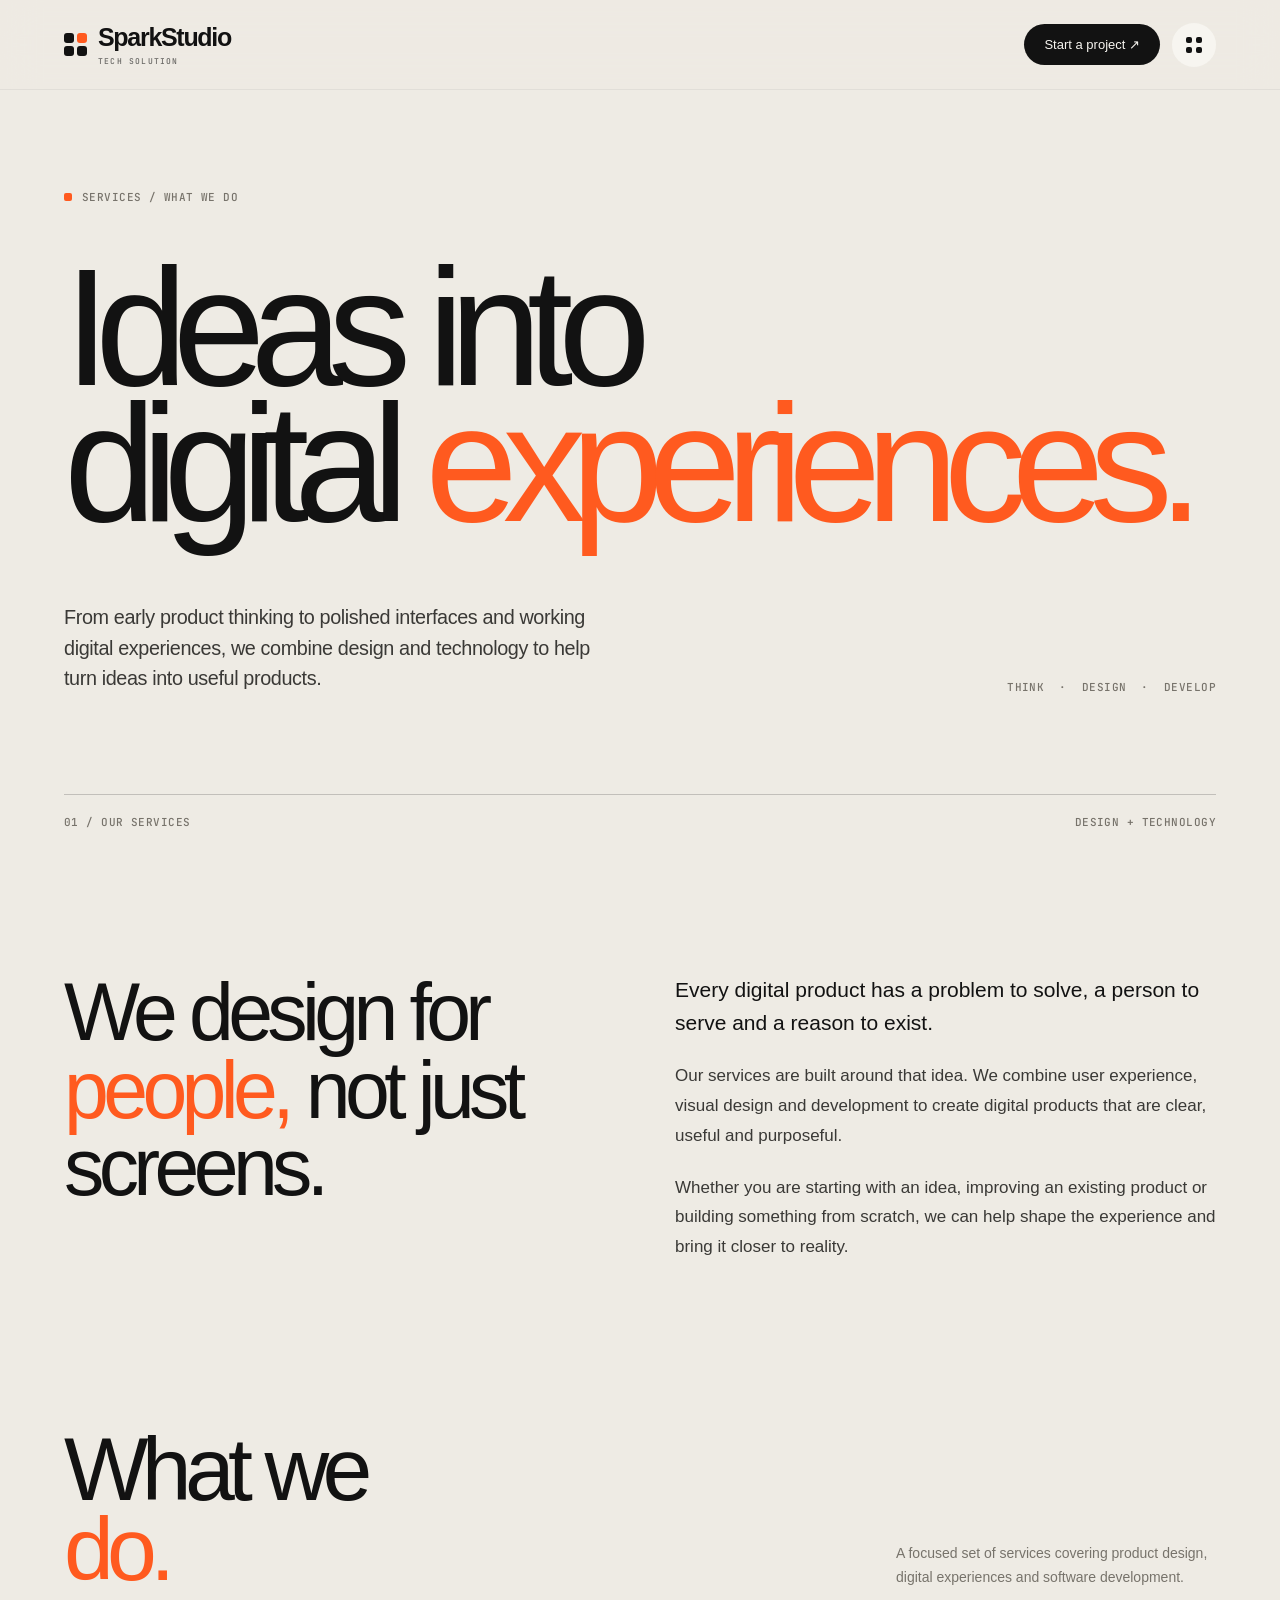
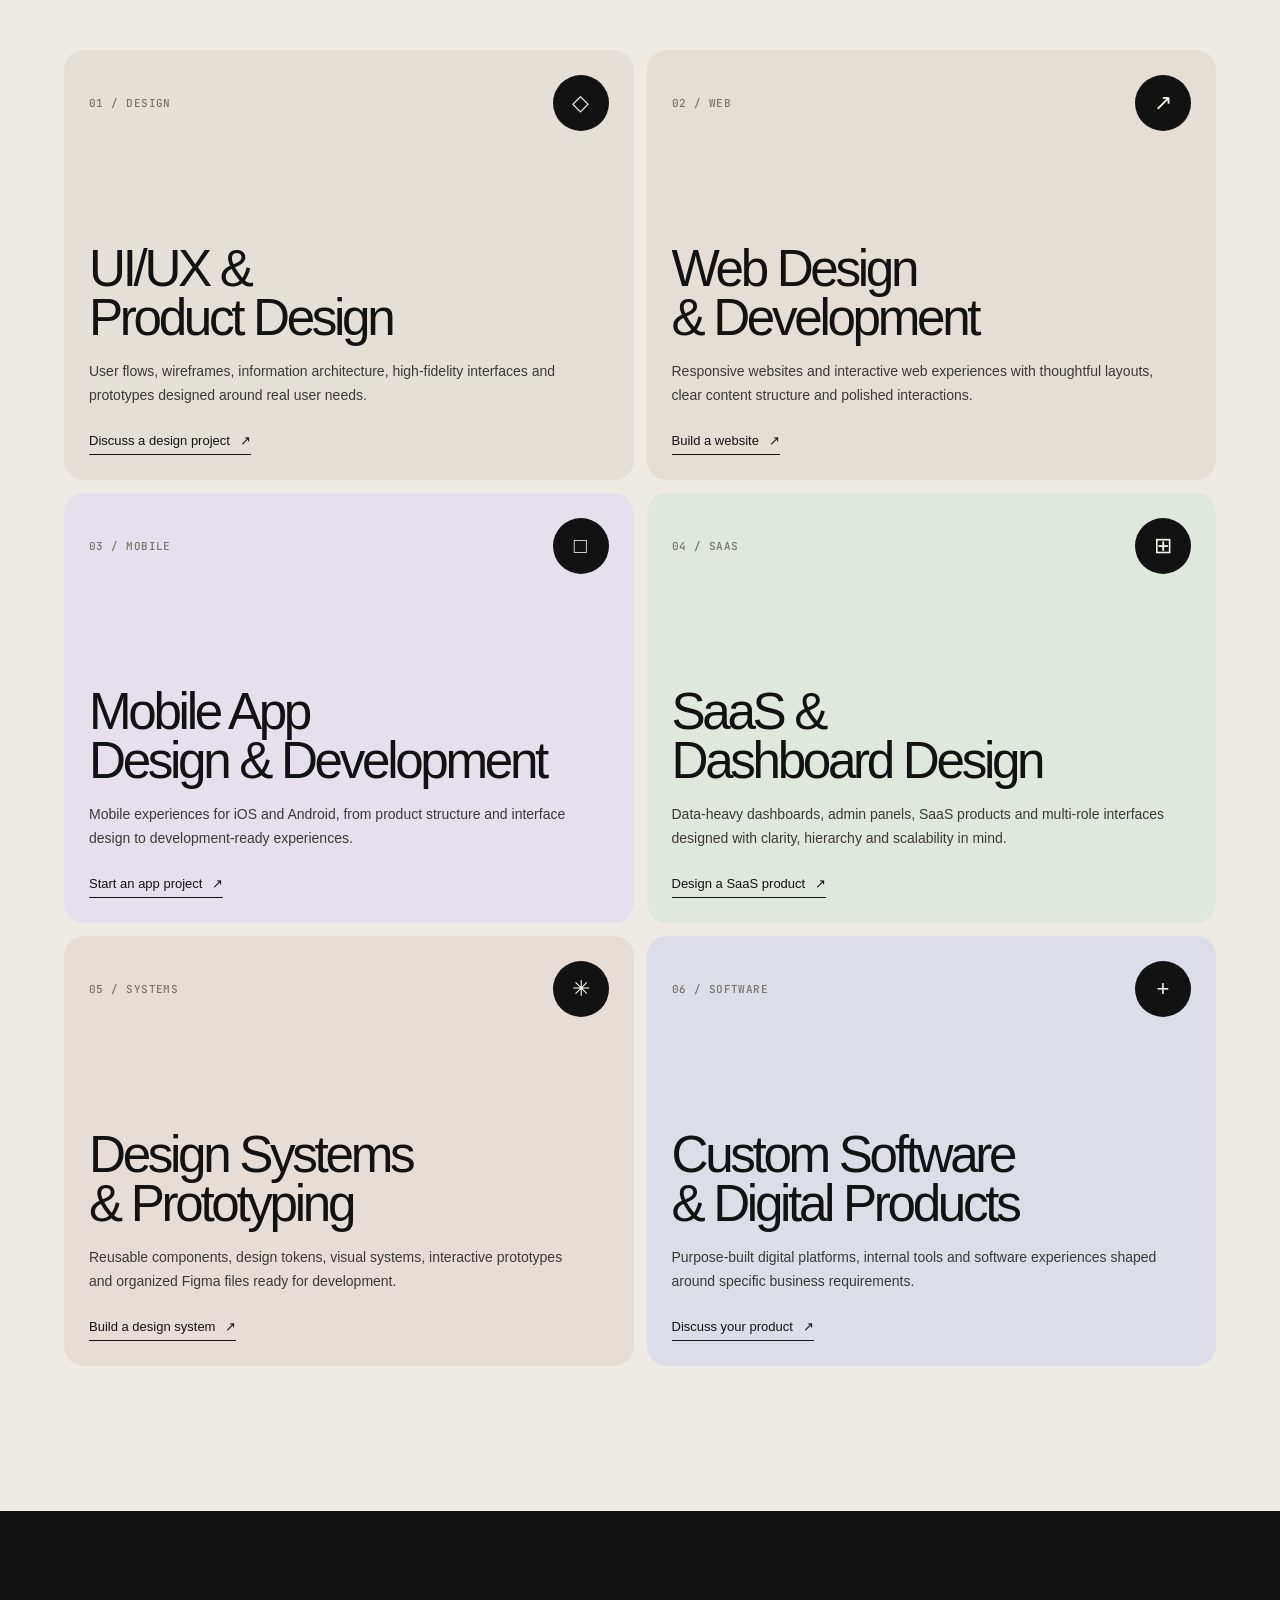
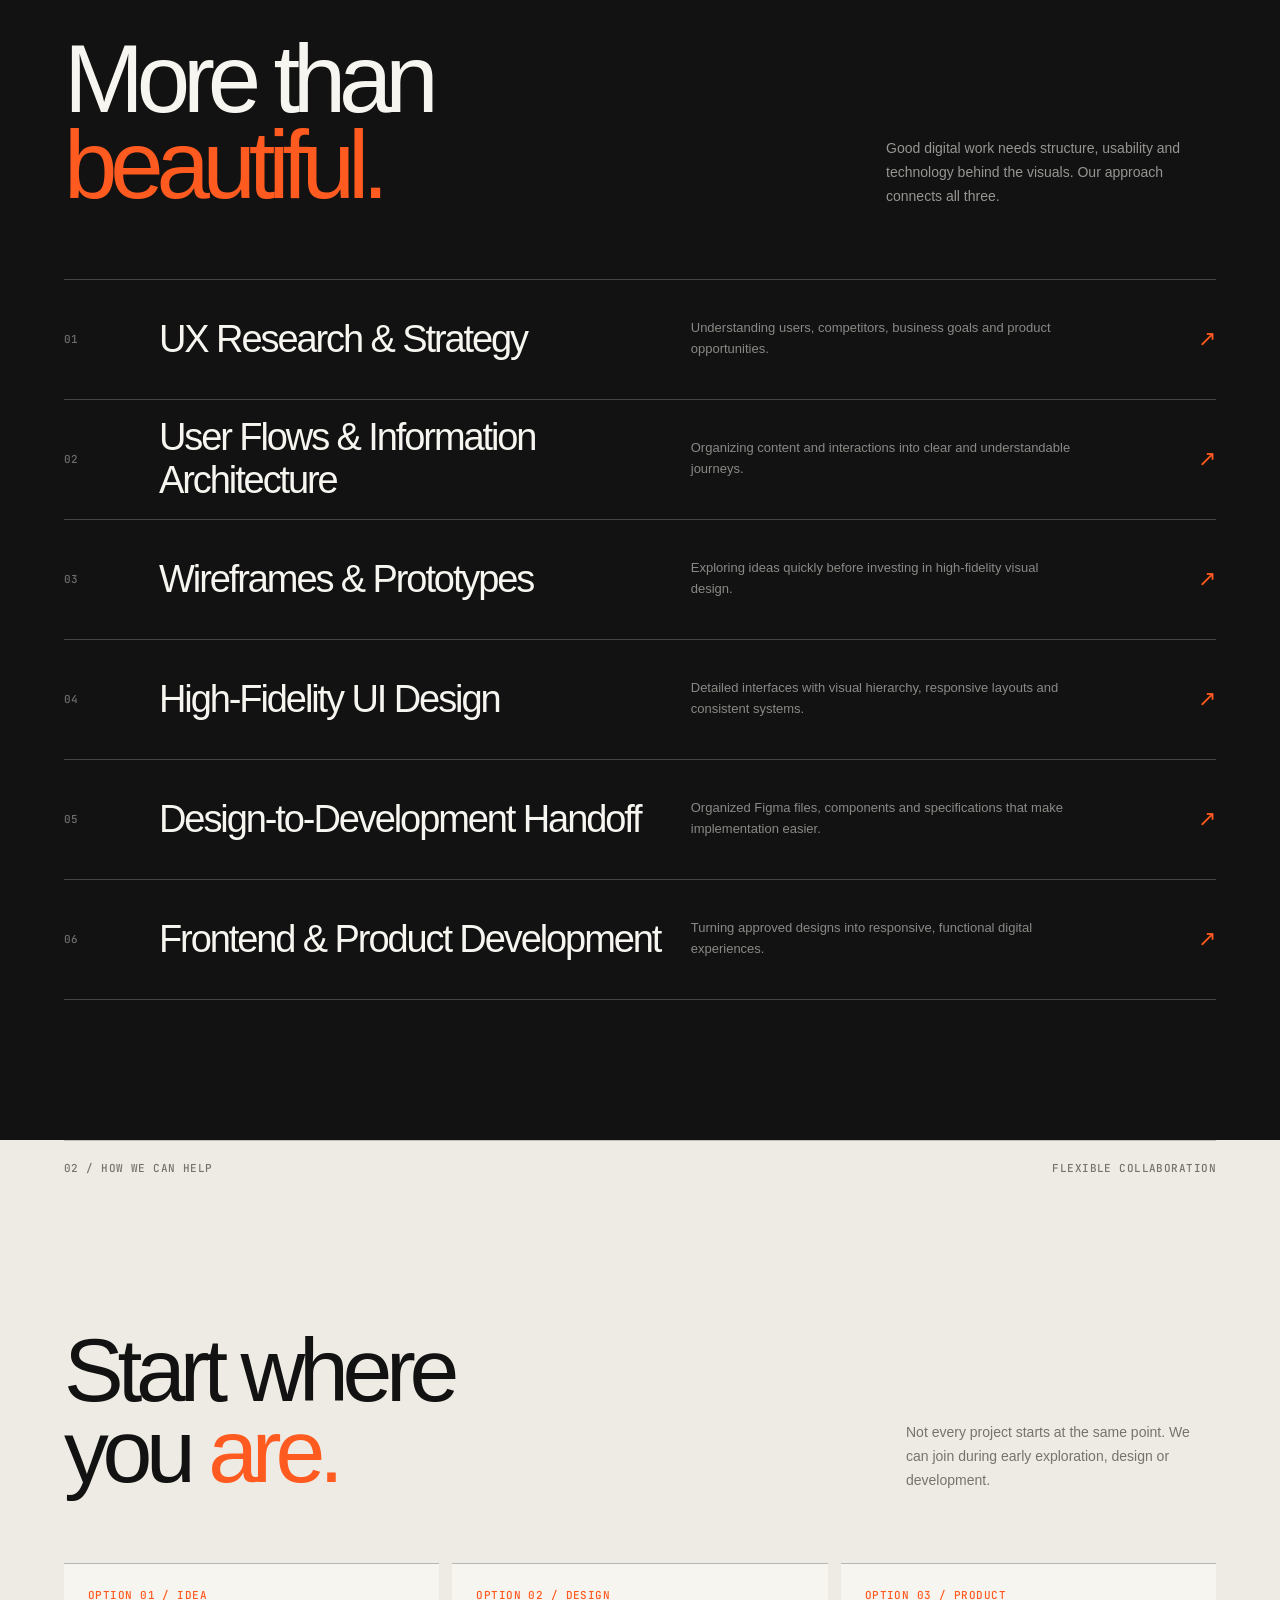
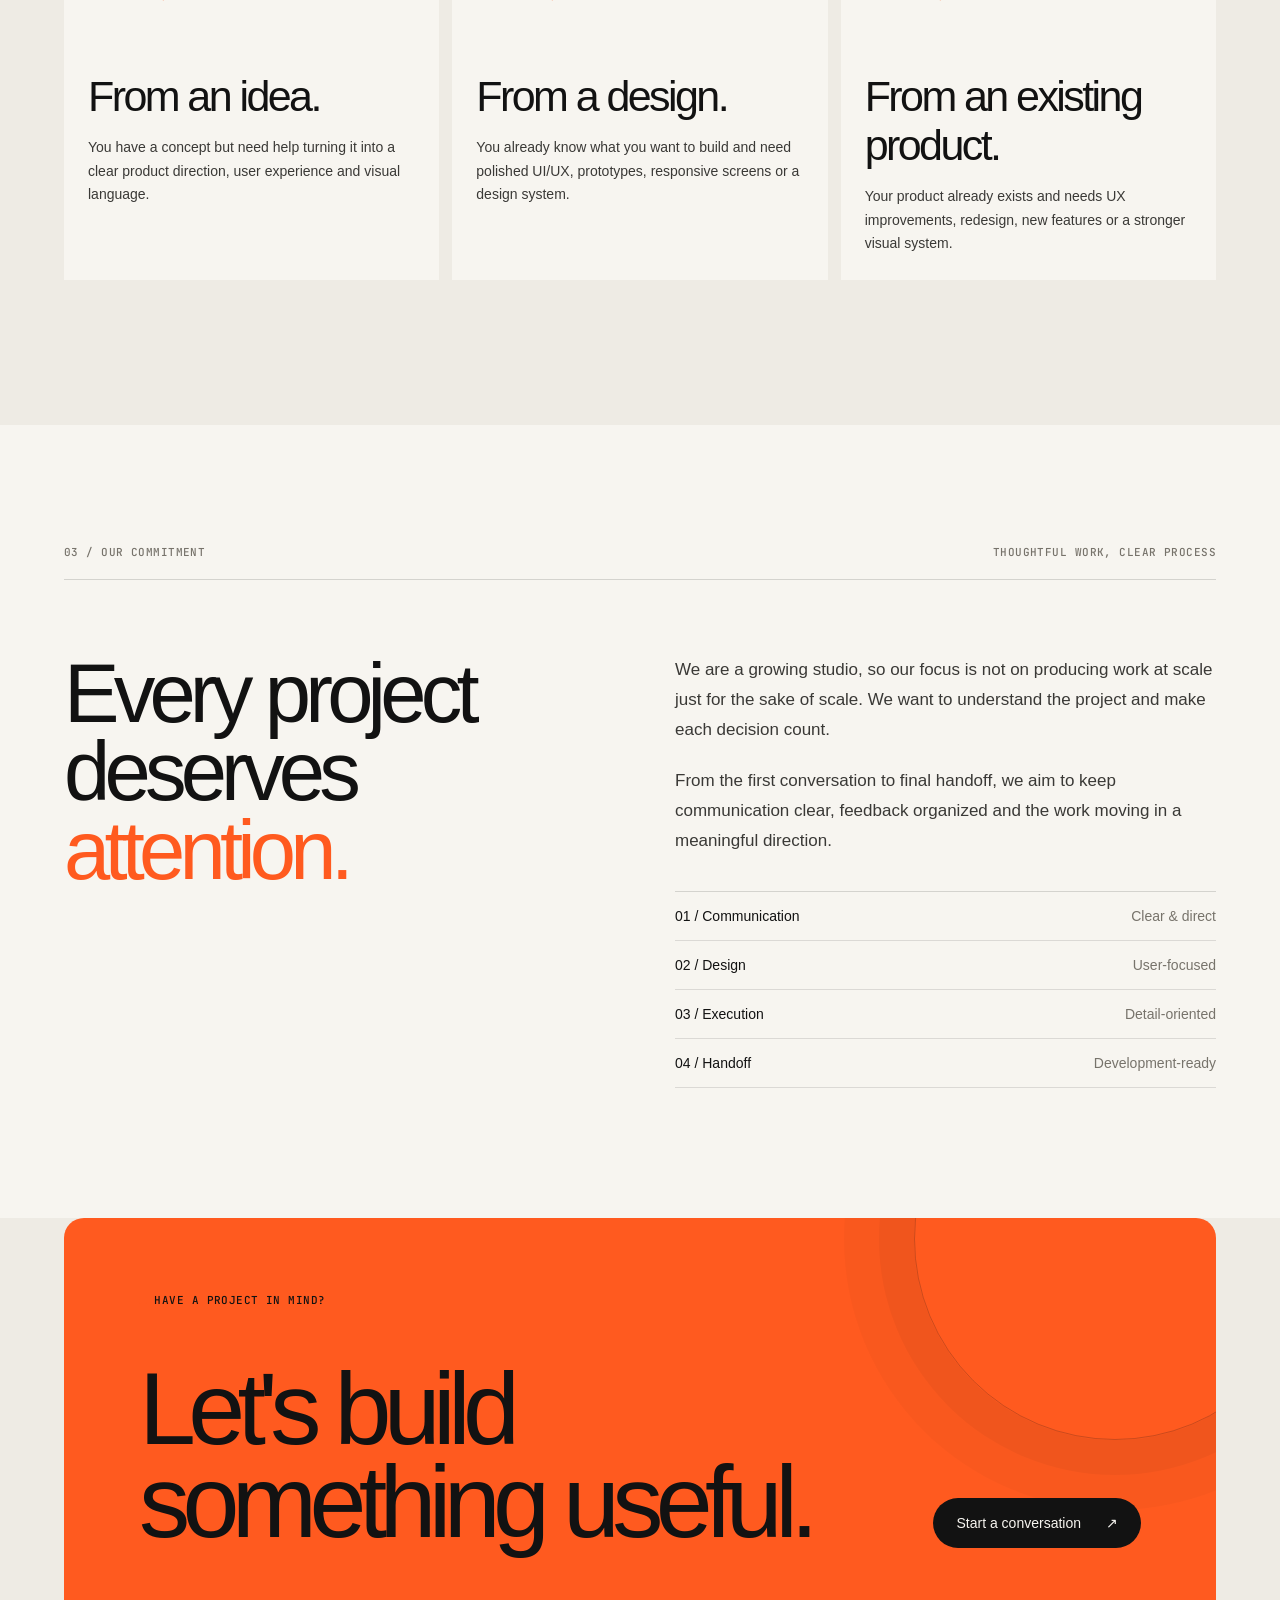
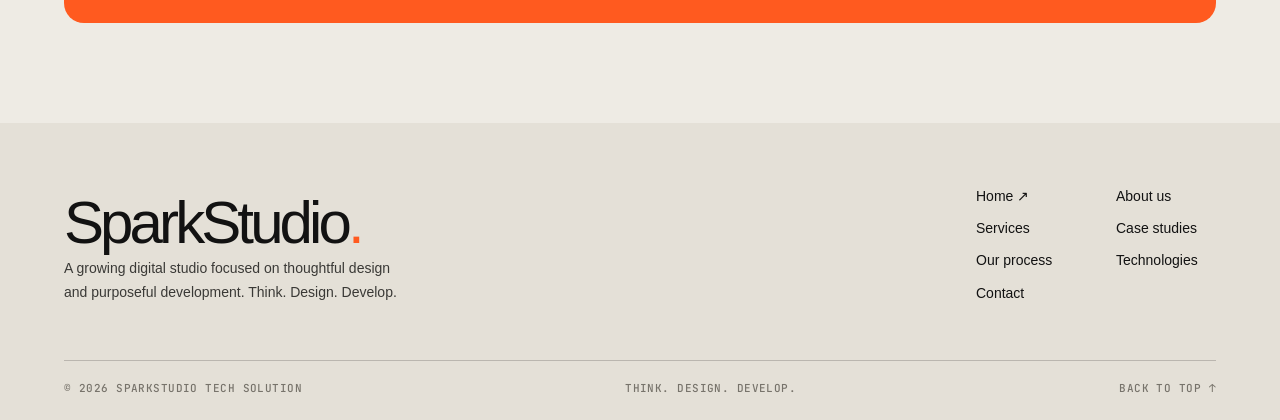
<file: services.html>
<!DOCTYPE html>
<html lang="en">
<head>
<meta charset="UTF-8">
<meta name="viewport" content="width=device-width, initial-scale=1.0">

<title>Services — SparkStudio Tech Solution</title>
<meta name="description" content="Explore SparkStudio Tech Solution services including UI/UX design, product design, web development, mobile applications, SaaS, dashboards and custom software.">
<meta name="theme-color" content="#EEEBE4">

<link rel="preconnect" href="https://api.fontshare.com" crossorigin>
<link rel="preconnect" href="https://fonts.googleapis.com">
<link rel="preconnect" href="https://fonts.gstatic.com" crossorigin>
<link href="https://api.fontshare.com/v2/css?f[]=general-sans@400,500,600&display=swap" rel="stylesheet">
<link href="https://fonts.googleapis.com/css2?family=JetBrains+Mono:wght@400;500&display=swap" rel="stylesheet">

<style>

:root{
  --bone:#EEEBE4;
  --bone-2:#E4E0D7;
  --paper:#F7F5F0;
  --ink:#121212;
  --ink-2:#3A3936;
  --mute:#77736B;
  --orange:#FF5A1F;
  --lilac:#B8A6FF;
  --lime:#D4FF3A;

  --sans:"General Sans","Helvetica Neue",Arial,sans-serif;
  --mono:"JetBrains Mono",monospace;

  --g:clamp(20px,5vw,76px);
  --radius:20px;
  --ease:cubic-bezier(.16,1,.3,1);
}

*{
  box-sizing:border-box;
  margin:0;
  padding:0;
}

html{
  scroll-behavior:smooth;
  background:var(--bone);
}

body{
  font-family:var(--sans);
  background:var(--bone);
  color:var(--ink);
  -webkit-font-smoothing:antialiased;
  overflow-x:hidden;
}

a{
  text-decoration:none;
  color:inherit;
}

button{
  font:inherit;
  border:0;
  cursor:pointer;
}

::selection{
  background:var(--orange);
  color:white;
}

.mono{
  font-family:var(--mono);
  font-size:11px;
  font-weight:500;
  letter-spacing:.04em;
  text-transform:uppercase;
}

.orange-dot{
  display:inline-block;
  width:8px;
  height:8px;
  border-radius:2px;
  background:var(--orange);
  flex:none;
}


/* =========================================================
   NAVIGATION
========================================================= */

.navbar{
  position:fixed;
  top:0;
  left:0;
  right:0;
  z-index:100;
  height:90px;
  padding:0 var(--g);

  display:flex;
  align-items:center;
  justify-content:space-between;

  background:rgba(238,235,228,.86);
  backdrop-filter:blur(18px);
  -webkit-backdrop-filter:blur(18px);

  border-bottom:1px solid rgba(18,18,18,.06);
}

.brand{
  display:flex;
  align-items:center;
  gap:11px;

  font-size:25px;
  font-weight:600;
  letter-spacing:-1.3px;
}

.glyph{
  display:grid;
  grid-template-columns:repeat(2,10px);
  gap:3px;
}

.glyph i{
  width:10px;
  height:10px;
  background:var(--ink);
  border-radius:3px;
}

.glyph i:nth-child(2){
  background:var(--orange);
}

.brand small{
  display:block;

  font-family:var(--mono);
  font-size:8px;
  font-weight:500;
  letter-spacing:.15em;

  margin-top:4px;
  opacity:.6;
}

.nav-right{
  display:flex;
  align-items:center;
  gap:12px;
}

.contact-pill{
  padding:13px 20px;

  border-radius:40px;

  background:var(--ink);
  color:var(--paper);

  font-size:13px;
  font-weight:500;

  transition:.3s;
}

.contact-pill:hover{
  background:var(--orange);
  color:white;
}

.menu-btn{
  width:44px;
  height:44px;

  border-radius:50%;

  background:var(--paper);

  display:grid;
  place-items:center;
}

.menu-btn span{
  display:grid;
  grid-template-columns:repeat(2,6px);
  gap:4px;
}

.menu-btn i{
  width:6px;
  height:6px;
  border-radius:2px;
  background:var(--ink);
}


/* MENU PANEL */

.menu-panel{
  position:fixed;
  z-index:99;

  top:79px;
  right:var(--g);

  width:min(420px,calc(100% - 40px));

  background:var(--paper);

  padding:10px;

  border-radius:20px;

  box-shadow:0 25px 70px rgba(0,0,0,.16);

  opacity:0;
  visibility:hidden;

  transform:translateY(-10px) scale(.97);
  transform-origin:top right;

  transition:.4s var(--ease);
}

.menu-panel.open{
  opacity:1;
  visibility:visible;
  transform:none;
}

.menu-links{
  display:grid;
  grid-template-columns:1fr 1fr;
  gap:8px;
}

.menu-links a{
  min-height:105px;

  background:var(--bone);

  padding:15px;

  border-radius:12px;

  display:flex;
  flex-direction:column;
  justify-content:space-between;

  transition:.3s;
}

.menu-links a:hover,
.menu-links a.active{
  background:var(--ink);
  color:var(--paper);
}

.menu-links b{
  font-size:27px;
  font-weight:500;
  letter-spacing:-1px;
}

.menu-contact{
  margin-top:8px;

  padding:16px;

  border-radius:12px;

  background:var(--orange);

  display:flex;
  justify-content:space-between;

  font-size:14px;
  font-weight:500;
}


/* =========================================================
   COMMON
========================================================= */

.section-label{
  display:flex;
  justify-content:space-between;
  align-items:center;

  gap:20px;

  padding:20px 0;

  margin:0 var(--g);

  border-top:1px solid rgba(18,18,18,.2);

  color:var(--mute);
}


/* =========================================================
   HERO
========================================================= */

.hero{
  padding:190px var(--g) 100px;

  min-height:720px;

  display:flex;
  flex-direction:column;
  justify-content:space-between;
}

.eyebrow{
  display:flex;
  align-items:center;
  gap:10px;

  color:var(--mute);
}

.hero-main{
  margin-top:55px;
}

.hero h1{
  font-size:clamp(75px,13vw,180px);

  font-weight:400;

  letter-spacing:-.09em;
  line-height:.82;

  max-width:1250px;
}

.hero h1 em{
  color:var(--orange);
  font-style:normal;
}

.hero-bottom{
  margin-top:70px;

  display:grid;
  grid-template-columns:1fr 1fr;

  gap:30px;

  align-items:end;
}

.hero-intro{
  max-width:570px;

  font-size:clamp(17px,1.55vw,21px);

  line-height:1.55;

  letter-spacing:-.02em;

  color:var(--ink-2);
}

.hero-side{
  display:flex;
  justify-content:flex-end;
  align-items:flex-end;

  gap:15px;

  color:var(--mute);
}


/* =========================================================
   SERVICE INTRO
========================================================= */

.intro-section{
  padding:125px var(--g) 145px;
}

.intro-grid{
  display:grid;

  grid-template-columns:1fr 1fr;

  gap:70px;

  align-items:start;
}

.intro-title{
  font-size:clamp(44px,6.3vw,90px);

  font-weight:400;

  line-height:.96;

  letter-spacing:-.07em;

  max-width:700px;
}

.intro-title em{
  color:var(--orange);
  font-style:normal;
}

.intro-copy{
  max-width:570px;
}

.intro-copy p{
  font-size:17px;

  line-height:1.75;

  color:var(--ink-2);

  margin-bottom:22px;
}

.intro-copy p:first-child{
  font-size:21px;

  line-height:1.55;

  color:var(--ink);
}


/* =========================================================
   SERVICE CARDS
========================================================= */

.services-section{
  padding:0 var(--g) 145px;
}

.services-head{
  display:flex;

  justify-content:space-between;
  align-items:flex-end;

  gap:30px;

  margin-bottom:60px;
}

.services-head h2{
  font-size:clamp(48px,7vw,100px);

  font-weight:400;

  line-height:.9;

  letter-spacing:-.075em;
}

.services-head h2 em{
  color:var(--orange);
  font-style:normal;
}

.services-head p{
  max-width:320px;

  color:var(--mute);

  font-size:14px;

  line-height:1.7;
}

.services-grid{
  display:grid;

  grid-template-columns:repeat(2,1fr);

  gap:13px;
}

.service-card{
  position:relative;

  min-height:430px;

  padding:25px;

  border-radius:var(--radius);

  background:var(--bone-2);

  overflow:hidden;

  display:flex;
  flex-direction:column;
  justify-content:space-between;

  transition:
    transform .5s var(--ease),
    background .4s;
}

.service-card:hover{
  transform:translateY(-8px);
  background:var(--paper);
}

.service-card:nth-child(2){
  background:#E5DED5;
}

.service-card:nth-child(3){
  background:#E6E0ED;
}

.service-card:nth-child(4){
  background:#E0E7DD;
}

.service-card:nth-child(5){
  background:#E7DDD7;
}

.service-card:nth-child(6){
  background:#DDDDE7;
}

.service-top{
  display:flex;

  justify-content:space-between;
  align-items:center;
}

.service-number{
  color:var(--mute);
}

.service-icon{
  width:56px;
  height:56px;

  border-radius:50%;

  background:var(--ink);
  color:var(--paper);

  display:grid;
  place-items:center;

  font-size:22px;

  transition:.4s var(--ease);
}

.service-card:hover .service-icon{
  background:var(--orange);
  transform:rotate(8deg) scale(1.05);
}

.service-content h3{
  font-size:clamp(32px,4vw,55px);

  font-weight:400;

  line-height:.95;

  letter-spacing:-.065em;

  max-width:500px;

  margin-bottom:18px;
}

.service-content p{
  max-width:500px;

  font-size:14px;

  line-height:1.7;

  color:var(--ink-2);
}

.service-link{
  display:inline-flex;

  align-items:center;

  gap:10px;

  margin-top:25px;

  font-size:13px;

  font-weight:500;

  border-bottom:1px solid var(--ink);

  padding-bottom:6px;

  transition:.3s;
}

.service-link:hover{
  color:var(--orange);
  border-color:var(--orange);
}


/* =========================================================
   DARK SERVICE LIST
========================================================= */

.dark-services{
  background:var(--ink);

  color:var(--paper);

  padding:125px var(--g) 140px;
}

.dark-head{
  display:flex;

  justify-content:space-between;
  align-items:flex-end;

  gap:30px;

  margin-bottom:70px;
}

.dark-head h2{
  font-size:clamp(48px,7.5vw,105px);

  font-weight:400;

  line-height:.9;

  letter-spacing:-.075em;
}

.dark-head h2 em{
  color:var(--orange);
  font-style:normal;
}

.dark-head p{
  max-width:330px;

  color:rgba(247,245,240,.58);

  font-size:14px;

  line-height:1.7;
}

.dark-list{
  border-top:1px solid rgba(247,245,240,.22);
}

.dark-item{
  display:grid;

  grid-template-columns:75px 1.1fr 1fr 40px;

  align-items:center;

  gap:20px;

  min-height:120px;

  border-bottom:1px solid rgba(247,245,240,.22);

  transition:
    padding .45s var(--ease),
    color .3s;
}

.dark-item:hover{
  padding-left:15px;
  color:var(--orange);
}

.dark-item .num{
  color:rgba(247,245,240,.4);
}

.dark-item h3{
  font-size:clamp(22px,3vw,38px);

  font-weight:400;

  letter-spacing:-.055em;
}

.dark-item p{
  max-width:390px;

  color:rgba(247,245,240,.52);

  font-size:13px;

  line-height:1.6;
}

.dark-item .arrow{
  font-size:22px;

  text-align:right;

  color:var(--orange);
}


/* =========================================================
   ENGAGEMENT
========================================================= */

.engagement{
  padding:135px var(--g) 145px;
}

.engagement-head{
  display:flex;

  justify-content:space-between;
  align-items:flex-end;

  gap:30px;

  margin-bottom:70px;
}

.engagement-head h2{
  font-size:clamp(47px,7vw,96px);

  font-weight:400;

  line-height:.91;

  letter-spacing:-.07em;
}

.engagement-head h2 em{
  color:var(--orange);
  font-style:normal;
}

.engagement-head p{
  max-width:310px;

  color:var(--mute);

  font-size:14px;

  line-height:1.7;
}

.engagement-grid{
  display:grid;

  grid-template-columns:repeat(3,1fr);

  gap:13px;
}

.engagement-card{
  min-height:300px;

  padding:24px;

  border-top:1px solid rgba(18,18,18,.28);

  background:var(--paper);

  transition:.4s var(--ease);
}

.engagement-card:hover{
  transform:translateY(-7px);
}

.engagement-card .step{
  color:var(--orange);

  margin-bottom:70px;
}

.engagement-card h3{
  font-size:clamp(28px,3.5vw,43px);

  font-weight:400;

  letter-spacing:-.06em;

  margin-bottom:15px;
}

.engagement-card p{
  max-width:350px;

  font-size:14px;

  line-height:1.7;

  color:var(--ink-2);
}


/* =========================================================
   SERVICE DETAIL
========================================================= */

.detail-section{
  background:var(--paper);

  padding:120px var(--g) 130px;
}

.detail-top{
  display:flex;

  justify-content:space-between;

  gap:20px;

  padding-bottom:20px;

  border-bottom:1px solid rgba(18,18,18,.15);

  color:var(--mute);
}

.detail-grid{
  display:grid;

  grid-template-columns:1fr 1fr;

  gap:70px;

  padding-top:75px;
}

.detail-heading{
  font-size:clamp(45px,6.5vw,88px);

  font-weight:400;

  line-height:.94;

  letter-spacing:-.07em;

  max-width:620px;
}

.detail-heading em{
  color:var(--orange);
  font-style:normal;
}

.detail-content{
  max-width:580px;
}

.detail-content p{
  font-size:17px;

  line-height:1.75;

  color:var(--ink-2);

  margin-bottom:22px;
}

.detail-list{
  margin-top:35px;

  border-top:1px solid rgba(18,18,18,.15);
}

.detail-list div{
  display:flex;

  justify-content:space-between;

  gap:20px;

  padding:16px 0;

  border-bottom:1px solid rgba(18,18,18,.12);

  font-size:14px;
}

.detail-list span:last-child{
  color:var(--mute);
}


/* =========================================================
   CTA
========================================================= */

.cta-section{
  margin:0 var(--g) 100px;

  padding:75px;

  border-radius:var(--radius);

  background:var(--orange);

  position:relative;

  overflow:hidden;
}

.cta-section::after{
  content:"";

  position:absolute;

  right:-100px;
  top:-180px;

  width:400px;
  height:400px;

  border:1px solid rgba(18,18,18,.22);

  border-radius:50%;

  box-shadow:
    0 0 0 35px rgba(18,18,18,.035),
    0 0 0 70px rgba(18,18,18,.025);
}

.cta-section .mono{
  position:relative;
  z-index:1;
}

.cta-content{
  position:relative;
  z-index:1;

  display:flex;

  justify-content:space-between;
  align-items:flex-end;

  gap:30px;

  margin-top:55px;
}

.cta-content h2{
  font-size:clamp(45px,8vw,105px);

  line-height:.91;

  letter-spacing:-.075em;

  font-weight:500;
}

.cta-button{
  flex:none;

  display:inline-flex;

  align-items:center;

  gap:25px;

  background:var(--ink);

  color:var(--paper);

  padding:17px 23px;

  border-radius:40px;

  font-size:14px;

  font-weight:500;

  transition:.3s;
}

.cta-button:hover{
  background:var(--paper);

  color:var(--ink);

  transform:translateY(-4px);
}


/* =========================================================
   FOOTER
========================================================= */

.footer{
  background:var(--bone-2);

  padding:65px var(--g) 25px;
}

.footer-main{
  display:flex;

  justify-content:space-between;

  gap:30px;

  padding-bottom:55px;
}

.footer-brand{
  font-size:clamp(33px,5vw,60px);

  font-weight:500;

  letter-spacing:-.065em;
}

.footer-brand em{
  color:var(--orange);
  font-style:normal;
}

.footer-main p{
  max-width:340px;

  font-size:14px;

  line-height:1.7;

  color:var(--ink-2);
}

.footer-links{
  display:grid;

  grid-template-columns:repeat(2,minmax(100px,1fr));

  gap:12px 40px;
}

.footer-links a{
  font-size:14px;

  transition:color .3s;
}

.footer-links a:hover{
  color:var(--orange);
}

.footer-bottom{
  padding-top:20px;

  border-top:1px solid rgba(18,18,18,.2);

  display:flex;

  justify-content:space-between;

  flex-wrap:wrap;

  gap:15px;

  color:var(--mute);
}


/* =========================================================
   REVEAL
========================================================= */

.reveal{
  opacity:0;

  transform:translateY(30px);

  transition:
    opacity .85s var(--ease),
    transform .85s var(--ease);
}

.reveal.visible{
  opacity:1;

  transform:none;
}


/* =========================================================
   RESPONSIVE
========================================================= */

@media(max-width:900px){

  .hero{
    min-height:auto;
  }

  .intro-grid,
  .detail-grid{
    grid-template-columns:1fr;

    gap:40px;
  }

  .services-grid{
    grid-template-columns:1fr;
  }

  .service-card{
    min-height:370px;
  }

  .engagement-grid{
    grid-template-columns:1fr 1fr;
  }

  .engagement-card:last-child{
    grid-column:1/-1;
  }

  .dark-item{
    grid-template-columns:50px 1fr 35px;
  }

  .dark-item p{
    display:none;
  }

  .cta-section{
    padding:55px 35px;
  }

}


@media(max-width:650px){

  :root{
    --g:20px;
    --radius:14px;
  }

  .navbar{
    height:75px;
  }

  .brand{
    font-size:21px;
  }

  .contact-pill{
    display:none;
  }

  .menu-panel{
    top:67px;
  }

  .hero{
    padding-top:150px;

    padding-bottom:65px;
  }

  .hero h1{
    font-size:clamp(62px,13vw,90px);
  }

  .hero-bottom{
    grid-template-columns:1fr;

    gap:25px;

    margin-top:45px;
  }

  .hero-side{
    justify-content:flex-start;
  }

  .intro-section,
  .engagement{
    padding-top:85px;

    padding-bottom:90px;
  }

  .services-section{
    padding-bottom:90px;
  }

  .services-head,
  .dark-head,
  .engagement-head{
    flex-direction:column;

    align-items:flex-start;

    margin-bottom:45px;
  }

  .service-card{
    min-height:330px;
  }

  .service-content h3{
    font-size:38px;
  }

  .dark-services{
    padding-top:85px;

    padding-bottom:90px;
  }

  .dark-item{
    min-height:88px;

    gap:12px;

    grid-template-columns:35px 1fr 25px;
  }

  .dark-item h3{
    font-size:22px;
  }

  .engagement-grid{
    grid-template-columns:1fr;
  }

  .engagement-card:last-child{
    grid-column:auto;
  }

  .engagement-card{
    min-height:245px;
  }

  .engagement-card .step{
    margin-bottom:40px;
  }

  .detail-section{
    padding-top:85px;

    padding-bottom:90px;
  }

  .detail-grid{
    padding-top:45px;
  }

  .detail-heading{
    font-size:52px;
  }

  .cta-section{
    margin-bottom:65px;

    padding:38px 24px;
  }

  .cta-content{
    flex-direction:column;

    align-items:flex-start;

    margin-top:38px;
  }

  .cta-content h2{
    font-size:clamp(48px,12vw,72px);
  }

  .footer-main{
    flex-direction:column;

    padding-bottom:40px;
  }

  .footer-links{
    gap:15px 25px;
  }

}


@media(prefers-reduced-motion:reduce){

  *,
  *::before,
  *::after{
    scroll-behavior:auto!important;

    transition-duration:.01ms!important;

    animation-duration:.01ms!important;
  }

  .reveal{
    opacity:1;

    transform:none;
  }

}

</style>
</head>


<body>


<!-- =========================================================
     NAVIGATION
========================================================= -->

<header class="navbar">

  <a href="index.html" class="brand">

    <span class="glyph">
      <i></i>
      <i></i>
      <i></i>
      <i></i>
    </span>

    <span>
      SparkStudio
      <small>TECH SOLUTION</small>
    </span>

  </a>


  <div class="nav-right">

    <a href="index.html#contact" class="contact-pill">
      Start a project ↗
    </a>

    <button
      class="menu-btn"
      id="menuBtn"
      aria-label="Open navigation"
      aria-expanded="false"
    >

      <span>
        <i></i>
        <i></i>
        <i></i>
        <i></i>
      </span>

    </button>

  </div>

</header>



<!-- =========================================================
     MENU
========================================================= -->

<nav class="menu-panel" id="menuPanel">

  <div class="menu-links">

    <a href="index.html">
      <span class="mono">01 / Home</span>
      <b>Home</b>
    </a>

    <a href="about.html">
      <span class="mono">02 / Studio</span>
      <b>About</b>
    </a>

    <a href="services.html" class="active">
      <span class="mono">03 / Services</span>
      <b>Services</b>
    </a>

    <a href="case-studies.html">
      <span class="mono">04 / Work</span>
      <b>Projects</b>
    </a>

    <a href="process.html">
      <span class="mono">05 / Method</span>
      <b>Process</b>
    </a>

    <a href="technologies.html">
      <span class="mono">06 / Stack</span>
      <b>Tech</b>
    </a>

  </div>


  <a href="index.html#contact" class="menu-contact">

    Let's talk about your idea

    <span>↗</span>

  </a>

</nav>



<main>


<!-- =========================================================
     HERO
========================================================= -->

<section class="hero">

  <div class="eyebrow mono reveal">

    <span class="orange-dot"></span>

    SERVICES / WHAT WE DO

  </div>


  <div class="hero-main reveal">

    <h1>
      Ideas into<br>
      digital <em>experiences.</em>
    </h1>

  </div>


  <div class="hero-bottom reveal">

    <p class="hero-intro">

      From early product thinking to polished interfaces
      and working digital experiences, we combine design
      and technology to help turn ideas into useful products.

    </p>


    <div class="hero-side mono">

      <span>Think</span>

      <span>·</span>

      <span>Design</span>

      <span>·</span>

      <span>Develop</span>

    </div>

  </div>

</section>



<!-- =========================================================
     SECTION LABEL
========================================================= -->

<div class="section-label mono">

  <span>01 / Our services</span>

  <span>Design + Technology</span>

</div>



<!-- =========================================================
     INTRO
========================================================= -->

<section class="intro-section">

  <div class="intro-grid">

    <h2 class="intro-title reveal">

      We design for
      <em>people,</em>
      not just screens.

    </h2>


    <div class="intro-copy reveal">

      <p>

        Every digital product has a problem to solve,
        a person to serve and a reason to exist.

      </p>


      <p>

        Our services are built around that idea.
        We combine user experience, visual design
        and development to create digital products
        that are clear, useful and purposeful.

      </p>


      <p>

        Whether you are starting with an idea,
        improving an existing product or building
        something from scratch, we can help shape
        the experience and bring it closer to reality.

      </p>

    </div>

  </div>

</section>



<!-- =========================================================
     MAIN SERVICES
========================================================= -->

<section class="services-section">

  <div class="services-head">

    <h2 class="reveal">

      What we<br>
      <em>do.</em>

    </h2>


    <p class="reveal">

      A focused set of services covering
      product design, digital experiences
      and software development.

    </p>

  </div>


  <div class="services-grid">


    <!-- 01 -->

    <article class="service-card reveal">

      <div class="service-top">

        <span class="service-number mono">
          01 / DESIGN
        </span>

        <span class="service-icon">
          ◇
        </span>

      </div>


      <div class="service-content">

        <h3>
          UI/UX &<br>
          Product Design
        </h3>

        <p>

          User flows, wireframes, information architecture,
          high-fidelity interfaces and prototypes designed
          around real user needs.

        </p>

        <a href="index.html#contact" class="service-link">

          Discuss a design project

          <span>↗</span>

        </a>

      </div>

    </article>



    <!-- 02 -->

    <article class="service-card reveal">

      <div class="service-top">

        <span class="service-number mono">
          02 / WEB
        </span>

        <span class="service-icon">
          ↗
        </span>

      </div>


      <div class="service-content">

        <h3>
          Web Design<br>
          & Development
        </h3>

        <p>

          Responsive websites and interactive web experiences
          with thoughtful layouts, clear content structure
          and polished interactions.

        </p>

        <a href="index.html#contact" class="service-link">

          Build a website

          <span>↗</span>

        </a>

      </div>

    </article>



    <!-- 03 -->

    <article class="service-card reveal">

      <div class="service-top">

        <span class="service-number mono">
          03 / MOBILE
        </span>

        <span class="service-icon">
          □
        </span>

      </div>


      <div class="service-content">

        <h3>
          Mobile App<br>
          Design & Development
        </h3>

        <p>

          Mobile experiences for iOS and Android,
          from product structure and interface design
          to development-ready experiences.

        </p>

        <a href="index.html#contact" class="service-link">

          Start an app project

          <span>↗</span>

        </a>

      </div>

    </article>



    <!-- 04 -->

    <article class="service-card reveal">

      <div class="service-top">

        <span class="service-number mono">
          04 / SAAS
        </span>

        <span class="service-icon">
          ⊞
        </span>

      </div>


      <div class="service-content">

        <h3>
          SaaS &<br>
          Dashboard Design
        </h3>

        <p>

          Data-heavy dashboards, admin panels, SaaS products
          and multi-role interfaces designed with clarity,
          hierarchy and scalability in mind.

        </p>

        <a href="index.html#contact" class="service-link">

          Design a SaaS product

          <span>↗</span>

        </a>

      </div>

    </article>



    <!-- 05 -->

    <article class="service-card reveal">

      <div class="service-top">

        <span class="service-number mono">
          05 / SYSTEMS
        </span>

        <span class="service-icon">
          ✳
        </span>

      </div>


      <div class="service-content">

        <h3>
          Design Systems<br>
          & Prototyping
        </h3>

        <p>

          Reusable components, design tokens, visual systems,
          interactive prototypes and organized Figma files
          ready for development.

        </p>

        <a href="index.html#contact" class="service-link">

          Build a design system

          <span>↗</span>

        </a>

      </div>

    </article>



    <!-- 06 -->

    <article class="service-card reveal">

      <div class="service-top">

        <span class="service-number mono">
          06 / SOFTWARE
        </span>

        <span class="service-icon">
          +
        </span>

      </div>


      <div class="service-content">

        <h3>
          Custom Software<br>
          & Digital Products
        </h3>

        <p>

          Purpose-built digital platforms, internal tools
          and software experiences shaped around specific
          business requirements.

        </p>

        <a href="index.html#contact" class="service-link">

          Discuss your product

          <span>↗</span>

        </a>

      </div>

    </article>


  </div>

</section>



<!-- =========================================================
     DARK SERVICES
========================================================= -->

<section class="dark-services">


  <div class="dark-head">

    <h2 class="reveal">

      More than<br>
      <em>beautiful.</em>

    </h2>


    <p class="reveal">

      Good digital work needs structure,
      usability and technology behind the visuals.
      Our approach connects all three.

    </p>

  </div>


  <div class="dark-list">


    <a href="services.html" class="dark-item reveal">

      <span class="num mono">
        01
      </span>

      <h3>
        UX Research & Strategy
      </h3>

      <p>

        Understanding users, competitors,
        business goals and product opportunities.

      </p>

      <span class="arrow">
        ↗
      </span>

    </a>


    <a href="services.html" class="dark-item reveal">

      <span class="num mono">
        02
      </span>

      <h3>
        User Flows & Information Architecture
      </h3>

      <p>

        Organizing content and interactions
        into clear and understandable journeys.

      </p>

      <span class="arrow">
        ↗
      </span>

    </a>


    <a href="services.html" class="dark-item reveal">

      <span class="num mono">
        03
      </span>

      <h3>
        Wireframes & Prototypes
      </h3>

      <p>

        Exploring ideas quickly before investing
        in high-fidelity visual design.

      </p>

      <span class="arrow">
        ↗
      </span>

    </a>


    <a href="services.html" class="dark-item reveal">

      <span class="num mono">
        04
      </span>

      <h3>
        High-Fidelity UI Design
      </h3>

      <p>

        Detailed interfaces with visual hierarchy,
        responsive layouts and consistent systems.

      </p>

      <span class="arrow">
        ↗
      </span>

    </a>


    <a href="services.html" class="dark-item reveal">

      <span class="num mono">
        05
      </span>

      <h3>
        Design-to-Development Handoff
      </h3>

      <p>

        Organized Figma files, components and
        specifications that make implementation easier.

      </p>

      <span class="arrow">
        ↗
      </span>

    </a>


    <a href="services.html" class="dark-item reveal">

      <span class="num mono">
        06
      </span>

      <h3>
        Frontend & Product Development
      </h3>

      <p>

        Turning approved designs into responsive,
        functional digital experiences.

      </p>

      <span class="arrow">
        ↗
      </span>

    </a>


  </div>

</section>



<!-- =========================================================
     ENGAGEMENT
========================================================= -->

<div class="section-label mono">

  <span>02 / How we can help</span>

  <span>Flexible collaboration</span>

</div>


<section class="engagement">

  <div class="engagement-head">

    <h2 class="reveal">

      Start where<br>
      you <em>are.</em>

    </h2>


    <p class="reveal">

      Not every project starts at the same point.
      We can join during early exploration,
      design or development.

    </p>

  </div>


  <div class="engagement-grid">


    <article class="engagement-card reveal">

      <div class="step mono">
        OPTION 01 / IDEA
      </div>

      <h3>
        From an idea.
      </h3>

      <p>

        You have a concept but need help turning
        it into a clear product direction,
        user experience and visual language.

      </p>

    </article>


    <article class="engagement-card reveal">

      <div class="step mono">
        OPTION 02 / DESIGN
      </div>

      <h3>
        From a design.
      </h3>

      <p>

        You already know what you want to build
        and need polished UI/UX, prototypes,
        responsive screens or a design system.

      </p>

    </article>


    <article class="engagement-card reveal">

      <div class="step mono">
        OPTION 03 / PRODUCT
      </div>

      <h3>
        From an existing product.
      </h3>

      <p>

        Your product already exists and needs
        UX improvements, redesign, new features
        or a stronger visual system.

      </p>

    </article>


  </div>

</section>



<!-- =========================================================
     OUR APPROACH TO QUALITY
========================================================= -->

<section class="detail-section">

  <div class="detail-top mono">

    <span>03 / Our commitment</span>

    <span>Thoughtful work, clear process</span>

  </div>


  <div class="detail-grid">


    <h2 class="detail-heading reveal">

      Every project deserves
      <em>attention.</em>

    </h2>


    <div class="detail-content reveal">

      <p>

        We are a growing studio, so our focus is not on
        producing work at scale just for the sake of scale.
        We want to understand the project and make each
        decision count.

      </p>


      <p>

        From the first conversation to final handoff,
        we aim to keep communication clear, feedback
        organized and the work moving in a meaningful
        direction.

      </p>


      <div class="detail-list">

        <div>
          <span>01 / Communication</span>
          <span>Clear & direct</span>
        </div>

        <div>
          <span>02 / Design</span>
          <span>User-focused</span>
        </div>

        <div>
          <span>03 / Execution</span>
          <span>Detail-oriented</span>
        </div>

        <div>
          <span>04 / Handoff</span>
          <span>Development-ready</span>
        </div>

      </div>

    </div>

  </div>

</section>



<!-- =========================================================
     CTA
========================================================= -->

<section class="cta-section reveal">

  <div class="mono">

    <span class="orange-dot"></span>

    HAVE A PROJECT IN MIND?

  </div>


  <div class="cta-content">

    <h2>

      Let's build<br>
      something useful.

    </h2>


    <a href="index.html#contact" class="cta-button">

      Start a conversation

      <span>↗</span>

    </a>

  </div>

</section>



<!-- =========================================================
     FOOTER
========================================================= -->

<footer class="footer">

  <div class="footer-main">


    <div>

      <div class="footer-brand">

        SparkStudio<em>.</em>

      </div>


      <p>

        A growing digital studio focused on thoughtful
        design and purposeful development.

        Think. Design. Develop.

      </p>

    </div>


    <div class="footer-links">

      <a href="index.html">
        Home ↗
      </a>

      <a href="about.html">
        About us
      </a>

      <a href="services.html">
        Services
      </a>

      <a href="case-studies.html">
        Case studies
      </a>

      <a href="process.html">
        Our process
      </a>

      <a href="technologies.html">
        Technologies
      </a>

      <a href="index.html#contact">
        Contact
      </a>

    </div>

  </div>


  <div class="footer-bottom mono">

    <span>
      © <span id="year"></span> SparkStudio Tech Solution
    </span>

    <span>
      Think. Design. Develop.
    </span>

    <a href="#">
      Back to top ↑
    </a>

  </div>

</footer>


</main>



<script>

/* =========================================================
   MOBILE NAVIGATION
========================================================= */

const menuBtn =
  document.getElementById("menuBtn");

const menuPanel =
  document.getElementById("menuPanel");


menuBtn.addEventListener("click",function(){

  const open =
    menuPanel.classList.toggle("open");

  menuBtn.setAttribute(
    "aria-expanded",
    String(open)
  );

});


document.addEventListener("click",function(event){

  if(
    !menuPanel.contains(event.target) &&
    !menuBtn.contains(event.target)
  ){

    menuPanel.classList.remove("open");

    menuBtn.setAttribute(
      "aria-expanded",
      "false"
    );

  }

});


document.addEventListener("keydown",function(event){

  if(event.key === "Escape"){

    menuPanel.classList.remove("open");

    menuBtn.setAttribute(
      "aria-expanded",
      "false"
    );

  }

});


/* =========================================================
   SCROLL REVEAL
========================================================= */

const revealObserver =
  new IntersectionObserver(

    function(entries,observer){

      entries.forEach(function(entry){

        if(entry.isIntersecting){

          entry.target.classList.add("visible");

          observer.unobserve(entry.target);

        }

      });

    },

    {
      threshold:.12,
      rootMargin:"0px 0px -35px 0px"
    }

  );


document
  .querySelectorAll(".reveal")
  .forEach(function(element){

    revealObserver.observe(element);

  });


/* =========================================================
   FOOTER YEAR
========================================================= */

document.getElementById("year").textContent =
  new Date().getFullYear();


/* =========================================================
   CLOSE MENU AFTER CLICK
========================================================= */

document
  .querySelectorAll(".menu-links a,.menu-contact")
  .forEach(function(link){

    link.addEventListener("click",function(){

      menuPanel.classList.remove("open");

      menuBtn.setAttribute(
        "aria-expanded",
        "false"
      );

    });

  });


/* =========================================================
   SUBTLE MOUSE MOVEMENT ON SERVICE CARDS
========================================================= */

document
  .querySelectorAll(".service-card")
  .forEach(function(card){

    card.addEventListener("mousemove",function(e){

      if(window.innerWidth < 900) return;

      const rect =
        card.getBoundingClientRect();

      const x =
        e.clientX - rect.left;

      const y =
        e.clientY - rect.top;

      const rotateX =
        ((y / rect.height) - .5) * -2;

      const rotateY =
        ((x / rect.width) - .5) * 2;

      card.style.transform =
        `translateY(-8px)
         rotateX(${rotateX}deg)
         rotateY(${rotateY}deg)`;

    });


    card.addEventListener("mouseleave",function(){

      card.style.transform = "";

    });

  });

</script>

</body>
</html>
</file>
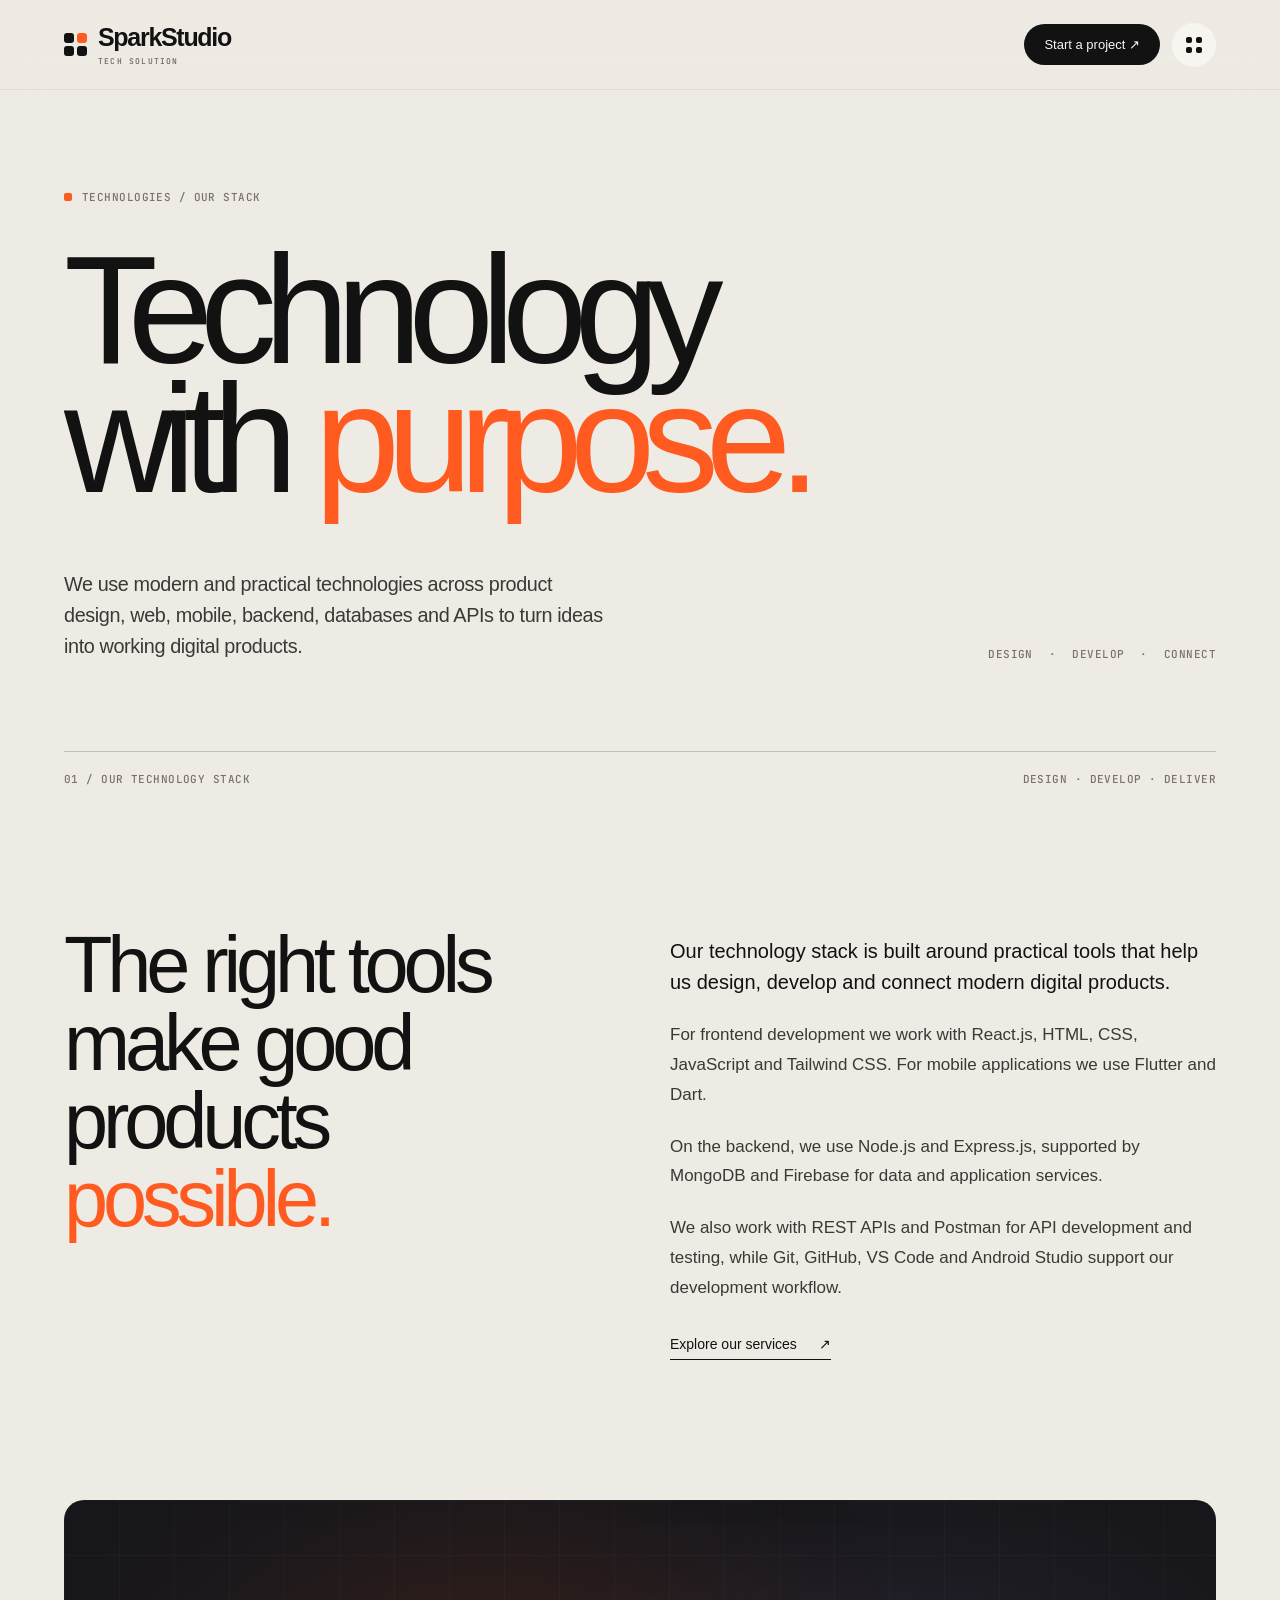
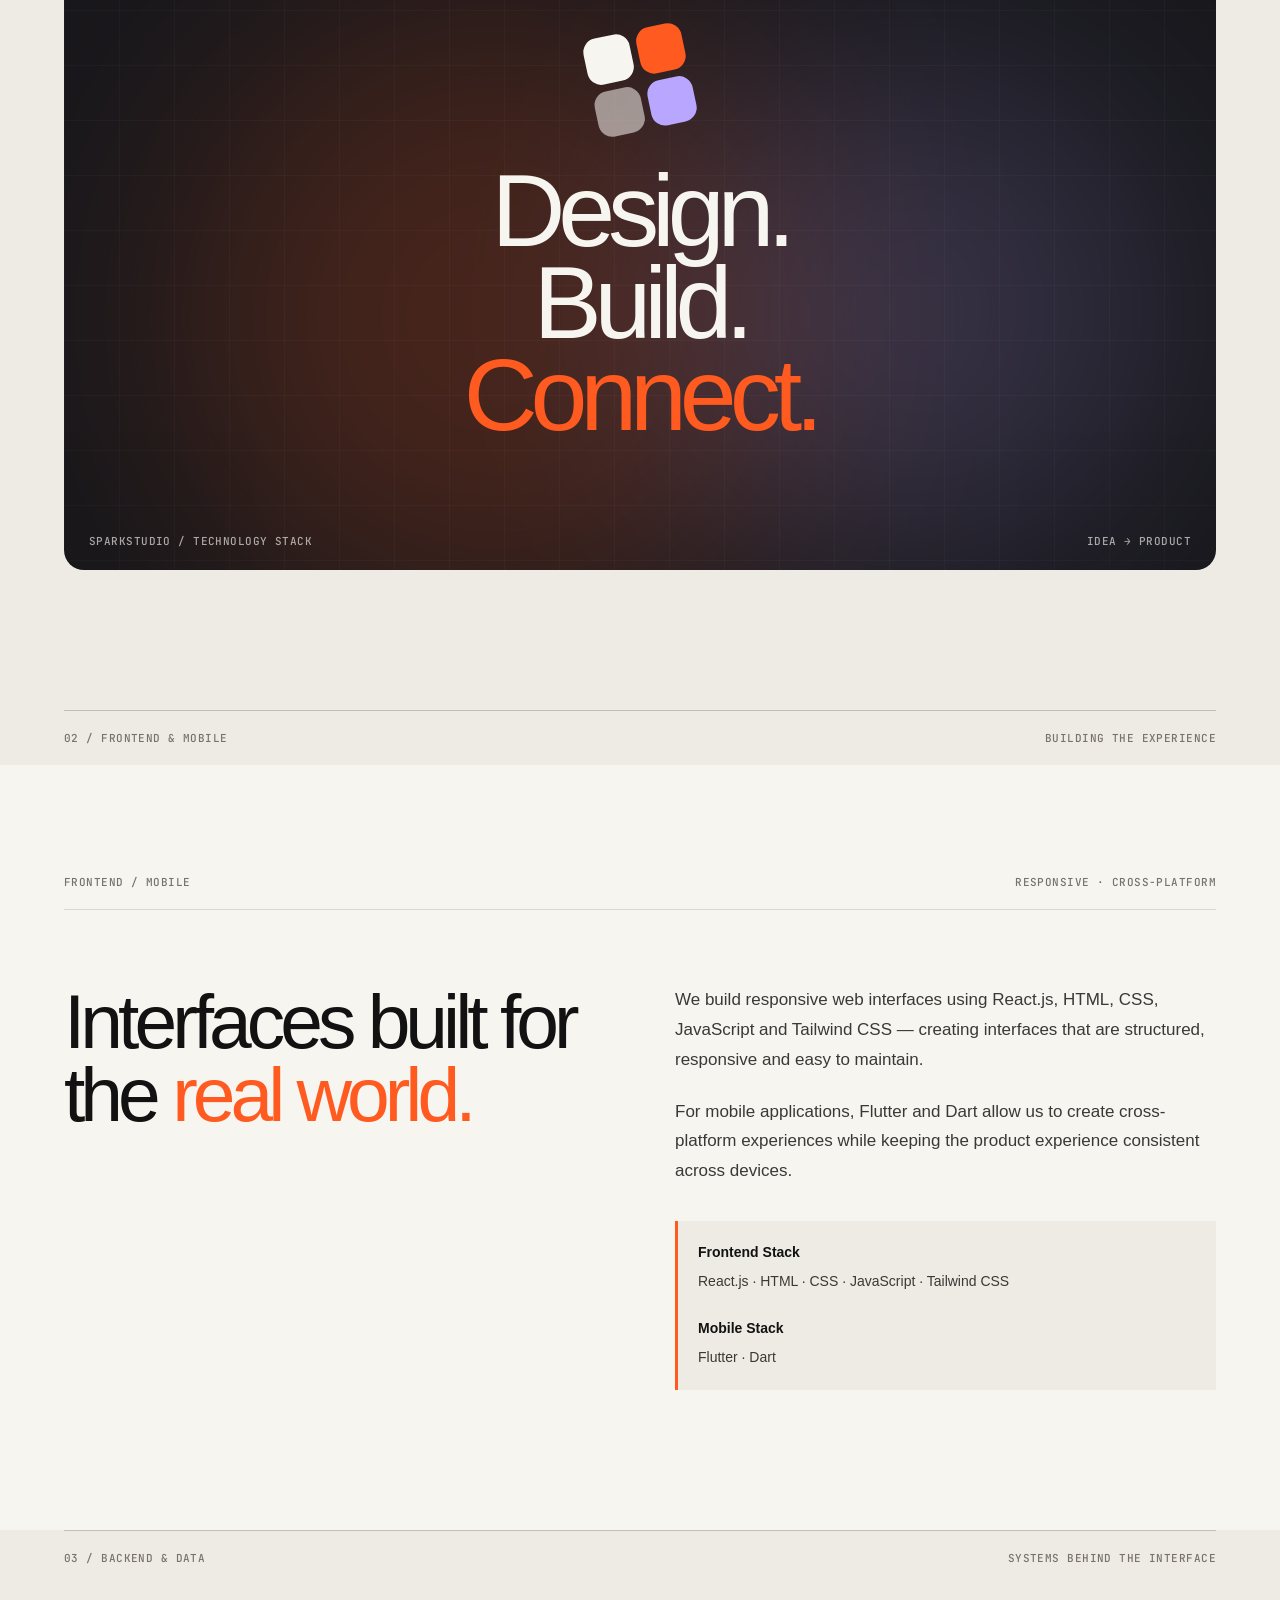
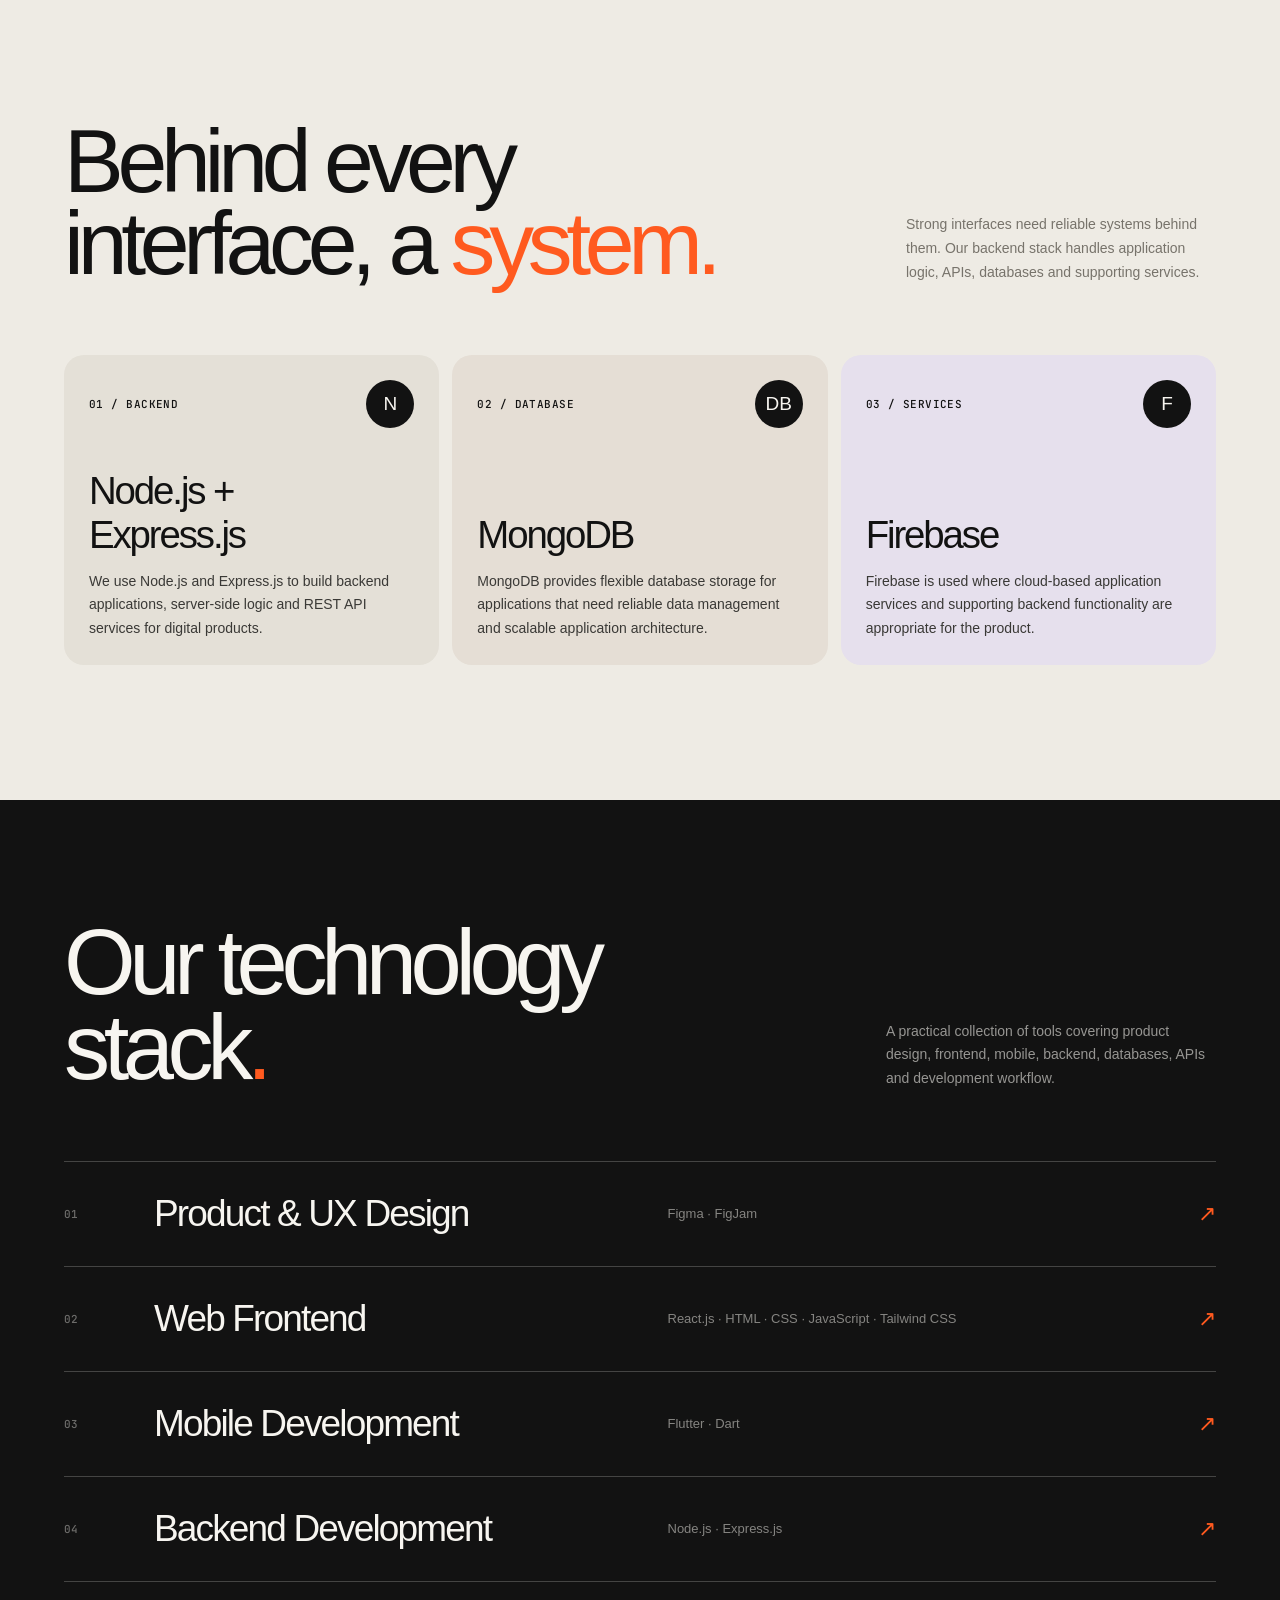
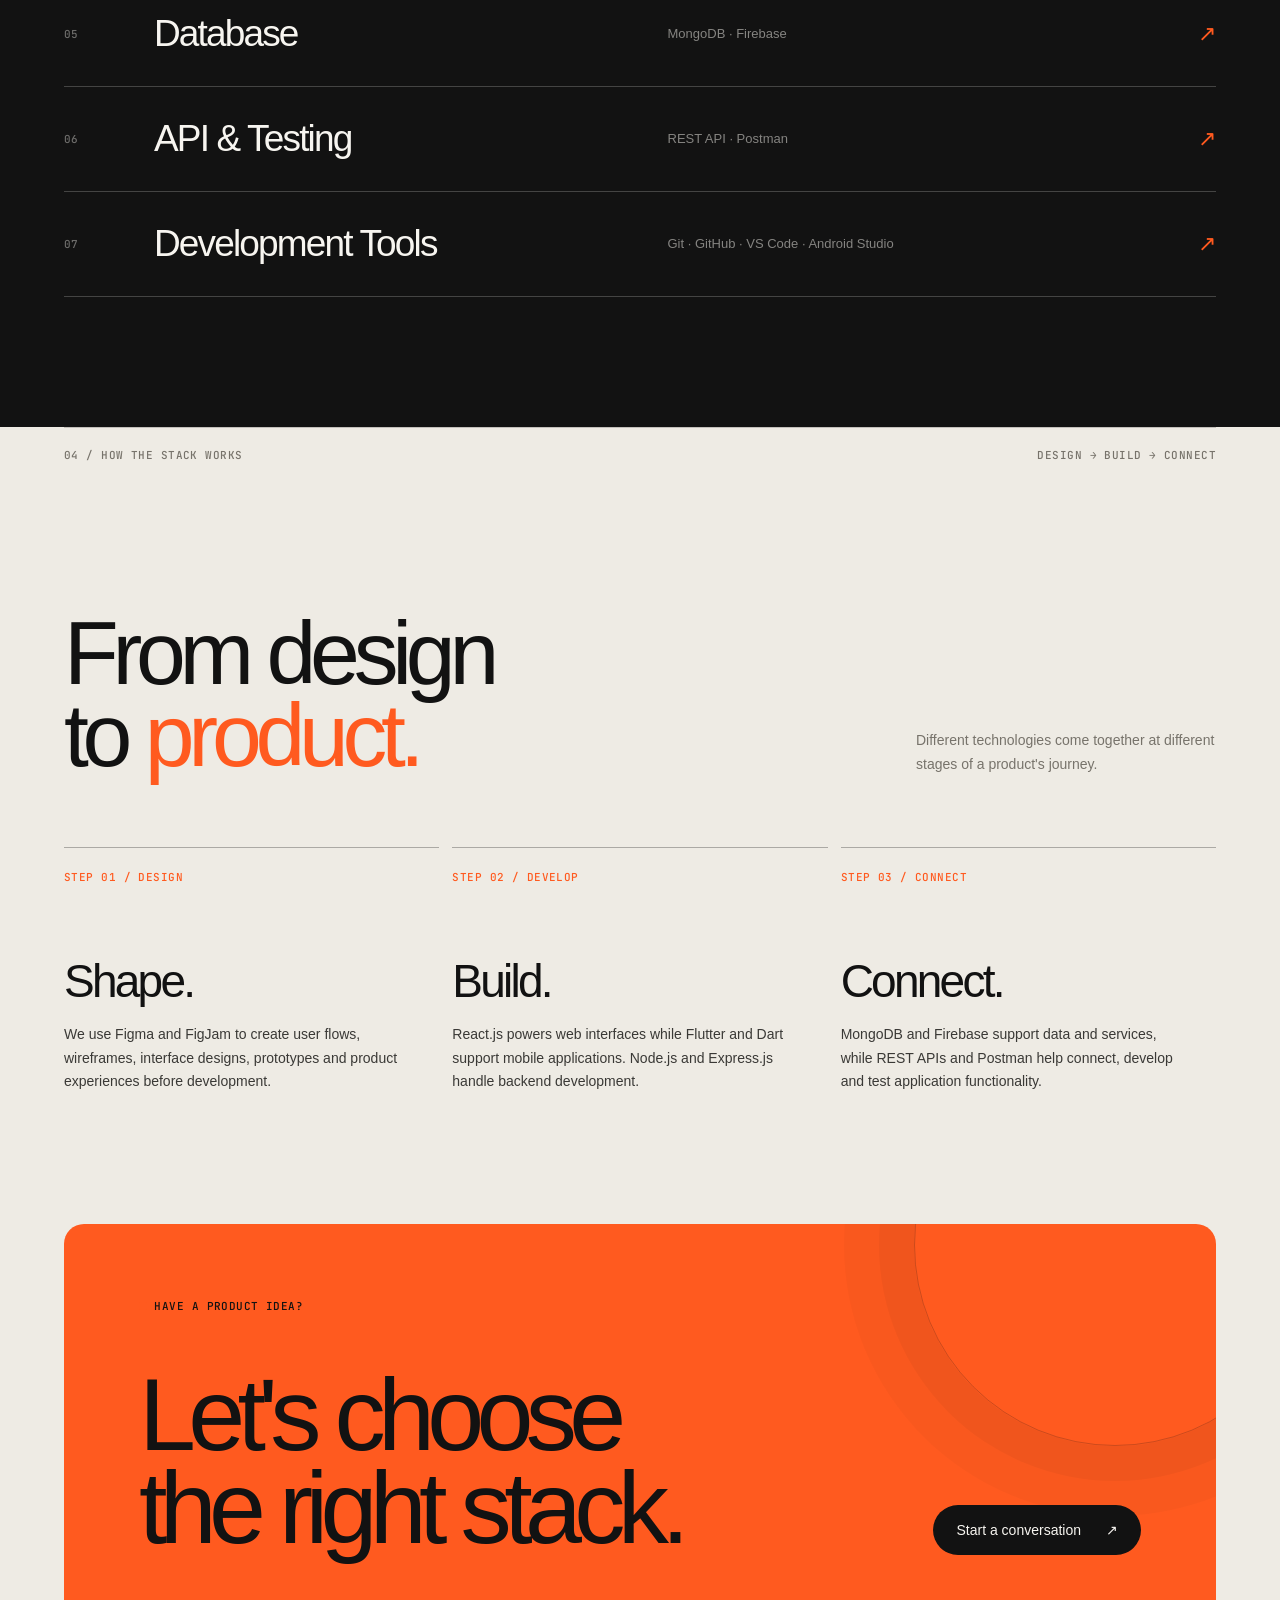
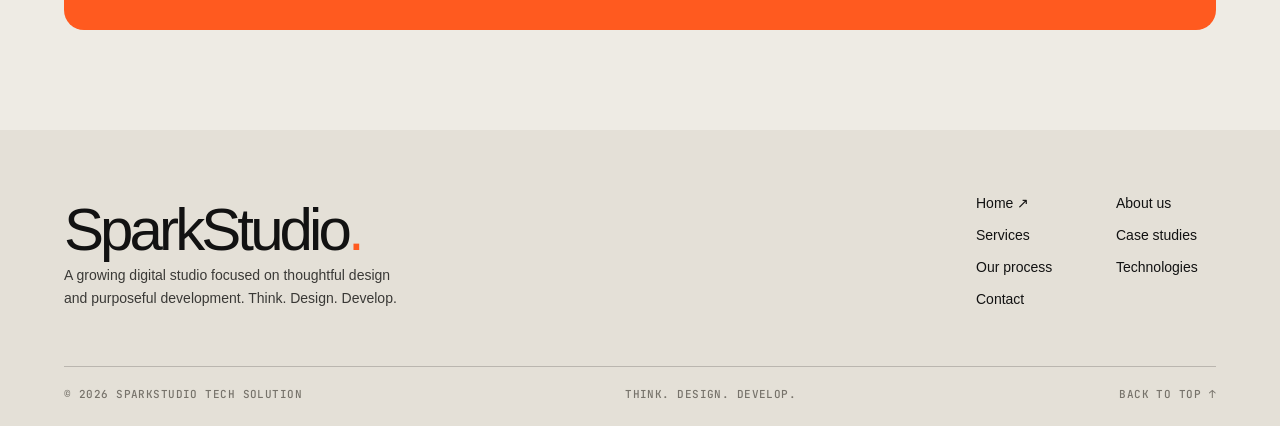
<file: technologies.html>
<!DOCTYPE html>
<html lang="en">
<head>
<meta charset="UTF-8">
<meta name="viewport" content="width=device-width, initial-scale=1.0">

<title>Technologies — SparkStudio Tech Solution</title>
<meta name="description" content="Explore the technologies and tools used by SparkStudio Tech Solution across design, frontend, mobile, backend, databases and API development.">
<meta name="theme-color" content="#EEEBE4">

<link rel="preconnect" href="https://api.fontshare.com" crossorigin>
<link rel="preconnect" href="https://fonts.googleapis.com">
<link rel="preconnect" href="https://fonts.gstatic.com" crossorigin>
<link href="https://api.fontshare.com/v2/css?f[]=general-sans@400,500,600&display=swap" rel="stylesheet">
<link href="https://fonts.googleapis.com/css2?family=JetBrains+Mono:wght@400;500&display=swap" rel="stylesheet">

<style>
:root{
  --bone:#EEEBE4;
  --bone-2:#E4E0D7;
  --paper:#F7F5F0;
  --ink:#121212;
  --ink-2:#3A3936;
  --mute:#77736B;
  --orange:#FF5A1F;
  --lilac:#B8A6FF;
  --lime:#D4FF3A;
  --sans:"General Sans","Helvetica Neue",Arial,sans-serif;
  --mono:"JetBrains Mono",monospace;
  --g:clamp(20px,5vw,76px);
  --radius:20px;
  --ease:cubic-bezier(.16,1,.3,1);
}

*{
  box-sizing:border-box;
  margin:0;
  padding:0;
}

html{
  scroll-behavior:smooth;
  background:var(--bone);
}

body{
  font-family:var(--sans);
  background:var(--bone);
  color:var(--ink);
  -webkit-font-smoothing:antialiased;
  overflow-x:hidden;
}

a{
  text-decoration:none;
  color:inherit;
}

button{
  font:inherit;
  border:0;
  cursor:pointer;
}

::selection{
  background:var(--orange);
  color:white;
}

.mono{
  font-family:var(--mono);
  font-size:11px;
  font-weight:500;
  letter-spacing:.04em;
  text-transform:uppercase;
}

.orange-dot{
  display:inline-block;
  width:8px;
  height:8px;
  border-radius:2px;
  background:var(--orange);
  flex:none;
}

/* NAVIGATION */

.navbar{
  position:fixed;
  top:0;
  left:0;
  right:0;
  z-index:100;
  height:90px;
  padding:0 var(--g);
  display:flex;
  align-items:center;
  justify-content:space-between;
  background:rgba(238,235,228,.86);
  backdrop-filter:blur(18px);
  -webkit-backdrop-filter:blur(18px);
  border-bottom:1px solid rgba(18,18,18,.06);
}

.brand{
  display:flex;
  align-items:center;
  gap:11px;
  font-size:25px;
  font-weight:600;
  letter-spacing:-1.3px;
}

.glyph{
  display:grid;
  grid-template-columns:repeat(2,10px);
  gap:3px;
}

.glyph i{
  width:10px;
  height:10px;
  background:var(--ink);
  border-radius:3px;
}

.glyph i:nth-child(2){
  background:var(--orange);
}

.brand small{
  display:block;
  font-family:var(--mono);
  font-size:8px;
  font-weight:500;
  letter-spacing:.15em;
  margin-top:4px;
  opacity:.6;
}

.nav-right{
  display:flex;
  align-items:center;
  gap:12px;
}

.contact-pill{
  padding:13px 20px;
  border-radius:40px;
  background:var(--ink);
  color:var(--paper);
  font-size:13px;
  font-weight:500;
  transition:.3s;
}

.contact-pill:hover{
  background:var(--orange);
  color:white;
}

.menu-btn{
  width:44px;
  height:44px;
  border-radius:50%;
  background:var(--paper);
  display:grid;
  place-items:center;
}

.menu-btn span{
  display:grid;
  grid-template-columns:repeat(2,6px);
  gap:4px;
}

.menu-btn i{
  width:6px;
  height:6px;
  border-radius:2px;
  background:var(--ink);
}

.menu-panel{
  position:fixed;
  z-index:99;
  top:79px;
  right:var(--g);
  width:min(420px,calc(100% - 40px));
  background:var(--paper);
  padding:10px;
  border-radius:20px;
  box-shadow:0 25px 70px rgba(0,0,0,.16);
  opacity:0;
  visibility:hidden;
  transform:translateY(-10px) scale(.97);
  transform-origin:top right;
  transition:.4s var(--ease);
}

.menu-panel.open{
  opacity:1;
  visibility:visible;
  transform:none;
}

.menu-links{
  display:grid;
  grid-template-columns:1fr 1fr;
  gap:8px;
}

.menu-links a{
  min-height:105px;
  background:var(--bone);
  padding:15px;
  border-radius:12px;
  display:flex;
  flex-direction:column;
  justify-content:space-between;
  transition:.3s;
}

.menu-links a:hover,
.menu-links a.active{
  background:var(--ink);
  color:var(--paper);
}

.menu-links b{
  font-size:27px;
  font-weight:500;
  letter-spacing:-1px;
}

.menu-contact{
  margin-top:8px;
  padding:16px;
  border-radius:12px;
  background:var(--orange);
  display:flex;
  justify-content:space-between;
  font-size:14px;
  font-weight:500;
}

/* COMMON */

.container{
  padding-left:var(--g);
  padding-right:var(--g);
}

.eyebrow{
  display:flex;
  align-items:center;
  gap:10px;
  color:var(--mute);
}

.section-label{
  display:flex;
  justify-content:space-between;
  align-items:center;
  gap:20px;
  padding:20px 0;
  margin:0 var(--g);
  border-top:1px solid rgba(18,18,18,.2);
  color:var(--mute);
}

/* HERO */

.hero{
  padding:190px var(--g) 90px;
  min-height:690px;
  display:flex;
  flex-direction:column;
  justify-content:space-between;
}

.hero-main{
  margin-top:42px;
}

.hero h1{
  font-size:clamp(70px,12vw,170px);
  font-weight:400;
  letter-spacing:-.085em;
  line-height:.84;
  max-width:1250px;
}

.hero h1 em{
  font-style:normal;
  color:var(--orange);
}

.hero-bottom{
  margin-top:65px;
  display:grid;
  grid-template-columns:1fr 1fr;
  gap:30px;
  align-items:end;
}

.hero-intro{
  max-width:550px;
  font-size:clamp(17px,1.55vw,21px);
  line-height:1.55;
  letter-spacing:-.02em;
  color:var(--ink-2);
}

.hero-side{
  display:flex;
  justify-content:flex-end;
  align-items:flex-end;
  gap:16px;
  color:var(--mute);
}

/* INTRO SECTION */

.intro-section{
  padding:120px var(--g) 140px;
}

.intro-grid{
  display:grid;
  grid-template-columns:1fr 1fr;
  gap:60px;
  align-items:start;
}

.intro-title{
  font-size:clamp(43px,6.2vw,88px);
  font-weight:400;
  line-height:.98;
  letter-spacing:-.065em;
  max-width:650px;
}

.intro-title em{
  font-style:normal;
  color:var(--orange);
}

.intro-copy{
  padding-top:10px;
  max-width:570px;
}

.intro-copy p{
  font-size:17px;
  line-height:1.75;
  color:var(--ink-2);
  margin-bottom:22px;
}

.intro-copy p:first-child{
  font-size:20px;
  color:var(--ink);
  line-height:1.55;
}

.text-link{
  display:inline-flex;
  gap:22px;
  align-items:center;
  padding-bottom:7px;
  border-bottom:1px solid var(--ink);
  margin-top:12px;
  font-size:14px;
  font-weight:500;
  transition:color .3s,border-color .3s;
}

.text-link:hover{
  color:var(--orange);
  border-color:var(--orange);
}

/* VISUAL STATEMENT */

.visual-section{
  padding:0 var(--g) 140px;
}

.visual-frame{
  position:relative;
  height:clamp(360px,55vw,670px);
  overflow:hidden;
  border-radius:var(--radius);
  background:#17171B;
  display:flex;
  align-items:center;
  justify-content:center;
  isolation:isolate;
}

.visual-frame::before{
  content:"";
  position:absolute;
  width:55%;
  aspect-ratio:1;
  border-radius:50%;
  background:var(--orange);
  filter:blur(120px);
  opacity:.2;
  left:10%;
  top:15%;
}

.visual-frame::after{
  content:"";
  position:absolute;
  width:45%;
  aspect-ratio:1;
  border-radius:50%;
  background:var(--lilac);
  filter:blur(120px);
  opacity:.18;
  right:4%;
  bottom:0;
}

.visual-grid{
  position:absolute;
  inset:0;
  opacity:.13;
  background-image:
    linear-gradient(rgba(255,255,255,.2) 1px,transparent 1px),
    linear-gradient(90deg,rgba(255,255,255,.2) 1px,transparent 1px);
  background-size:55px 55px;
}

.visual-center{
  position:relative;
  z-index:2;
  text-align:center;
  color:var(--paper);
  padding:20px;
}

.visual-center .symbol{
  width:100px;
  height:100px;
  margin:0 auto 35px;
  display:grid;
  grid-template-columns:1fr 1fr;
  gap:7px;
  transform:rotate(-12deg);
}

.visual-center .symbol span{
  display:block;
  border-radius:14px;
  background:var(--paper);
}

.visual-center .symbol span:nth-child(2){
  background:var(--orange);
}

.visual-center .symbol span:nth-child(3){
  opacity:.55;
}

.visual-center .symbol span:nth-child(4){
  background:var(--lilac);
}

.visual-center h2{
  font-size:clamp(42px,8vw,105px);
  font-weight:400;
  letter-spacing:-.07em;
  line-height:.9;
}

.visual-center h2 em{
  color:var(--orange);
  font-style:normal;
}

.visual-caption{
  position:absolute;
  z-index:3;
  left:25px;
  right:25px;
  bottom:22px;
  color:rgba(247,245,240,.65);
  display:flex;
  justify-content:space-between;
  gap:15px;
}

/* COMPANY STAGE */

.stage-section{
  padding:110px var(--g) 140px;
  background:var(--paper);
}

.stage-top{
  display:flex;
  justify-content:space-between;
  gap:20px;
  color:var(--mute);
  border-bottom:1px solid rgba(18,18,18,.13);
  padding-bottom:20px;
}

.stage-grid{
  padding-top:75px;
  display:grid;
  grid-template-columns:1fr 1fr;
  gap:70px;
}

.stage-heading{
  font-size:clamp(45px,6vw,82px);
  font-weight:400;
  letter-spacing:-.065em;
  line-height:.95;
  max-width:600px;
}

.stage-heading em{
  font-style:normal;
  color:var(--orange);
}

.stage-copy{
  max-width:560px;
}

.stage-copy p{
  font-size:17px;
  line-height:1.75;
  color:var(--ink-2);
  margin-bottom:22px;
}

.stage-note{
  margin-top:35px;
  padding:20px;
  border-left:3px solid var(--orange);
  background:var(--bone);
  font-size:14px;
  line-height:1.7;
  color:var(--ink-2);
}

.stage-note b{
  display:block;
  color:var(--ink);
  font-weight:600;
  margin-bottom:5px;
}

/* APPROACH */

.approach-section{
  padding:135px var(--g);
}

.approach-heading{
  display:flex;
  justify-content:space-between;
  align-items:flex-end;
  gap:30px;
  margin-bottom:70px;
}

.approach-heading h2{
  font-size:clamp(47px,7vw,95px);
  font-weight:400;
  letter-spacing:-.07em;
  line-height:.92;
}

.approach-heading p{
  max-width:310px;
  font-size:14px;
  line-height:1.7;
  color:var(--mute);
}

.values-grid{
  display:grid;
  grid-template-columns:repeat(3,1fr);
  gap:13px;
}

.value-card{
  position:relative;
  min-height:310px;
  border-radius:var(--radius);
  padding:25px;
  background:var(--bone-2);
  display:flex;
  flex-direction:column;
  justify-content:space-between;
  overflow:hidden;
  transition:transform .5s var(--ease),background .35s;
}

.value-card:hover{
  transform:translateY(-7px);
  background:var(--paper);
}

.value-card:nth-child(2){
  background:#E5DED5;
}

.value-card:nth-child(3){
  background:#E6E0ED;
}

.value-top{
  display:flex;
  justify-content:space-between;
  align-items:center;
}

.value-icon{
  width:48px;
  height:48px;
  border-radius:50%;
  background:var(--ink);
  color:var(--paper);
  display:grid;
  place-items:center;
  font-size:19px;
}

.value-card h3{
  font-size:clamp(27px,3vw,39px);
  font-weight:500;
  letter-spacing:-.055em;
  margin-bottom:13px;
}

.value-card p{
  max-width:340px;
  font-size:14px;
  line-height:1.65;
  color:var(--ink-2);
}

/* WHAT WE DO */

.capabilities{
  background:var(--ink);
  color:var(--paper);
  padding:120px var(--g) 130px;
}

.cap-head{
  display:flex;
  align-items:flex-end;
  justify-content:space-between;
  gap:30px;
  margin-bottom:70px;
}

.cap-head h2{
  font-size:clamp(46px,7.2vw,100px);
  font-weight:400;
  letter-spacing:-.07em;
  line-height:.93;
}

.cap-head p{
  max-width:330px;
  color:rgba(247,245,240,.58);
  font-size:14px;
  line-height:1.7;
}

.cap-list{
  border-top:1px solid rgba(247,245,240,.22);
}

.cap-item{
  display:grid;
  grid-template-columns:70px 1fr 1fr 35px;
  align-items:center;
  gap:20px;
  min-height:105px;
  border-bottom:1px solid rgba(247,245,240,.22);
  transition:padding .4s var(--ease),color .3s;
}

.cap-item:hover{
  padding-left:13px;
  color:var(--orange);
}

.cap-item .num{
  color:rgba(247,245,240,.4);
}

.cap-item h3{
  font-size:clamp(21px,3vw,37px);
  font-weight:400;
  letter-spacing:-.05em;
}

.cap-item p{
  color:rgba(247,245,240,.5);
  font-size:13px;
  line-height:1.5;
}

.cap-item .arrow{
  font-size:22px;
  text-align:right;
  color:var(--orange);
}

/* PROCESS */

.process-section{
  padding:130px var(--g);
}

.process-heading{
  display:flex;
  justify-content:space-between;
  align-items:flex-end;
  gap:30px;
  margin-bottom:70px;
}

.process-heading h2{
  font-size:clamp(48px,7vw,95px);
  font-weight:400;
  letter-spacing:-.07em;
  line-height:.92;
}

.process-heading p{
  max-width:300px;
  font-size:14px;
  line-height:1.7;
  color:var(--mute);
}

.process-grid{
  display:grid;
  grid-template-columns:repeat(3,1fr);
  gap:13px;
}

.process-card{
  border-top:1px solid rgba(18,18,18,.3);
  padding:22px 10px 0 0;
}

.process-card .step{
  color:var(--orange);
  margin-bottom:70px;
}

.process-card h3{
  font-size:clamp(28px,4vw,46px);
  font-weight:400;
  letter-spacing:-.06em;
  margin-bottom:15px;
}

.process-card p{
  max-width:340px;
  color:var(--ink-2);
  font-size:14px;
  line-height:1.7;
}

/* CTA */

.cta-section{
  margin:0 var(--g) 100px;
  padding:75px;
  border-radius:var(--radius);
  background:var(--orange);
  position:relative;
  overflow:hidden;
}

.cta-section::after{
  content:"";
  position:absolute;
  right:-100px;
  top:-180px;
  width:400px;
  height:400px;
  border:1px solid rgba(18,18,18,.22);
  border-radius:50%;
  box-shadow:0 0 0 35px rgba(18,18,18,.035),0 0 0 70px rgba(18,18,18,.025);
}

.cta-section .mono{
  position:relative;
  z-index:1;
}

.cta-content{
  position:relative;
  z-index:1;
  display:flex;
  justify-content:space-between;
  align-items:flex-end;
  gap:30px;
  margin-top:55px;
}

.cta-content h2{
  font-size:clamp(45px,8vw,105px);
  line-height:.91;
  letter-spacing:-.075em;
  font-weight:500;
}

.cta-button{
  flex:none;
  display:inline-flex;
  align-items:center;
  gap:25px;
  background:var(--ink);
  color:var(--paper);
  padding:17px 23px;
  border-radius:40px;
  font-size:14px;
  font-weight:500;
  transition:.3s;
}

.cta-button:hover{
  background:var(--paper);
  color:var(--ink);
  transform:translateY(-4px);
}

/* FOOTER */

.footer{
  background:var(--bone-2);
  padding:65px var(--g) 25px;
}

.footer-main{
  display:flex;
  justify-content:space-between;
  gap:30px;
  padding-bottom:55px;
}

.footer-brand{
  font-size:clamp(33px,5vw,60px);
  font-weight:500;
  letter-spacing:-.065em;
}

.footer-brand em{
  color:var(--orange);
  font-style:normal;
}

.footer-main p{
  max-width:340px;
  font-size:14px;
  line-height:1.7;
  color:var(--ink-2);
}

.footer-links{
  display:grid;
  grid-template-columns:repeat(2,minmax(100px,1fr));
  gap:12px 40px;
}

.footer-links a{
  font-size:14px;
  transition:color .3s;
}

.footer-links a:hover{
  color:var(--orange);
}

.footer-bottom{
  padding-top:20px;
  border-top:1px solid rgba(18,18,18,.2);
  display:flex;
  justify-content:space-between;
  flex-wrap:wrap;
  gap:15px;
  color:var(--mute);
}

/* REVEAL */

.reveal{
  opacity:0;
  transform:translateY(30px);
  transition:opacity .85s var(--ease),transform .85s var(--ease);
}

.reveal.visible{
  opacity:1;
  transform:none;
}

/* RESPONSIVE */

@media(max-width:900px){

  .hero{
    min-height:auto;
  }

  .intro-grid,
  .stage-grid{
    grid-template-columns:1fr;
    gap:35px;
  }

  .values-grid{
    grid-template-columns:1fr 1fr;
  }

  .value-card:last-child{
    grid-column:1/-1;
  }

  .cap-item{
    grid-template-columns:45px 1fr 30px;
  }

  .cap-item p{
    display:none;
  }

  .cta-section{
    padding:55px 35px;
  }

}

@media(max-width:650px){

  :root{
    --g:20px;
    --radius:14px;
  }

  .navbar{
    height:75px;
  }

  .brand{
    font-size:21px;
  }

  .contact-pill{
    display:none;
  }

  .menu-panel{
    top:67px;
  }

  .hero{
    padding-top:150px;
    padding-bottom:65px;
  }

  .hero h1{
    font-size:clamp(60px,13vw,88px);
  }

  .hero-bottom{
    grid-template-columns:1fr;
    gap:25px;
    margin-top:40px;
  }

  .hero-side{
    justify-content:flex-start;
  }

  .intro-section,
  .stage-section,
  .approach-section,
  .process-section{
    padding-top:80px;
    padding-bottom:85px;
  }

  .visual-section{
    padding-bottom:85px;
  }

  .visual-frame{
    height:430px;
  }

  .visual-center .symbol{
    width:70px;
    height:70px;
  }

  .visual-caption{
    left:15px;
    right:15px;
    bottom:15px;
    font-size:9px;
  }

  .stage-grid{
    padding-top:45px;
  }

  .approach-heading,
  .cap-head,
  .process-heading{
    flex-direction:column;
    align-items:flex-start;
    margin-bottom:45px;
  }

  .values-grid{
    grid-template-columns:1fr;
  }

  .value-card:last-child{
    grid-column:auto;
  }

  .value-card{
    min-height:245px;
  }

  .capabilities{
    padding-top:85px;
    padding-bottom:90px;
  }

  .cap-item{
    min-height:83px;
    gap:12px;
    grid-template-columns:35px 1fr 25px;
  }

  .cap-item h3{
    font-size:22px;
  }

  .process-grid{
    grid-template-columns:1fr;
    gap:40px;
  }

  .process-card .step{
    margin-bottom:35px;
  }

  .cta-section{
    margin-bottom:65px;
    padding:38px 24px;
  }

  .cta-content{
    flex-direction:column;
    align-items:flex-start;
    margin-top:38px;
  }

  .cta-content h2{
    font-size:clamp(48px,12vw,72px);
  }

  .footer-main{
    flex-direction:column;
    padding-bottom:40px;
  }

  .footer-links{
    gap:15px 25px;
  }

}

@media(prefers-reduced-motion:reduce){

  *,
  *::before,
  *::after{
    scroll-behavior:auto!important;
    transition-duration:.01ms!important;
    animation-duration:.01ms!important;
  }

  .reveal{
    opacity:1;
    transform:none;
  }

}
</style>
</head>

<body>

<!-- NAVIGATION -->

<header class="navbar">

  <a href="index.html" class="brand">

    <span class="glyph">
      <i></i><i></i><i></i><i></i>
    </span>

    <span>
      SparkStudio
      <small>TECH SOLUTION</small>
    </span>

  </a>

  <div class="nav-right">

    <a href="index.html#contact" class="contact-pill">
      Start a project ↗
    </a>

    <button
      class="menu-btn"
      id="menuBtn"
      aria-label="Open navigation"
      aria-expanded="false"
    >

      <span>
        <i></i><i></i><i></i><i></i>
      </span>

    </button>

  </div>

</header>


<!-- MENU -->

<nav class="menu-panel" id="menuPanel">

  <div class="menu-links">

    <a href="index.html">
      <span class="mono">01 / Home</span>
      <b>Home</b>
    </a>

    <a href="about.html">
      <span class="mono">02 / Studio</span>
      <b>About</b>
    </a>

    <a href="services.html">
      <span class="mono">03 / Services</span>
      <b>Services</b>
    </a>

    <a href="case-studies.html">
      <span class="mono">04 / Work</span>
      <b>Projects</b>
    </a>

    <a href="process.html">
      <span class="mono">05 / Method</span>
      <b>Process</b>
    </a>

    <a href="technologies.html" class="active">
      <span class="mono">06 / Stack</span>
      <b>Tech</b>
    </a>

  </div>

  <a href="index.html#contact" class="menu-contact">
    Let's talk about your idea <span>↗</span>
  </a>

</nav>


<main>

<!-- =====================================================
     HERO
===================================================== -->

<section class="hero">

  <div class="eyebrow mono reveal">
    <span class="orange-dot"></span>
    TECHNOLOGIES / OUR STACK
  </div>

  <div class="hero-main reveal">

    <h1>
      Technology<br>
      with <em>purpose.</em>
    </h1>

  </div>

  <div class="hero-bottom reveal">

    <p class="hero-intro">
      We use modern and practical technologies across
      product design, web, mobile, backend, databases
      and APIs to turn ideas into working digital products.
    </p>

    <div class="hero-side mono">
      <span>Design</span>
      <span>·</span>
      <span>Develop</span>
      <span>·</span>
      <span>Connect</span>
    </div>

  </div>

</section>


<div class="section-label mono">
  <span>01 / Our technology stack</span>
  <span>Design · Develop · Deliver</span>
</div>


<!-- =====================================================
     INTRO
===================================================== -->

<section class="intro-section">

  <div class="intro-grid">

    <h2 class="intro-title reveal">
      The right tools make good products <em>possible.</em>
    </h2>

    <div class="intro-copy reveal">

      <p>
        Our technology stack is built around practical tools
        that help us design, develop and connect modern digital
        products.
      </p>

      <p>
        For frontend development we work with React.js,
        HTML, CSS, JavaScript and Tailwind CSS. For mobile
        applications we use Flutter and Dart.
      </p>

      <p>
        On the backend, we use Node.js and Express.js,
        supported by MongoDB and Firebase for data and
        application services.
      </p>

      <p>
        We also work with REST APIs and Postman for API
        development and testing, while Git, GitHub, VS Code
        and Android Studio support our development workflow.
      </p>

      <a href="services.html" class="text-link">
        Explore our services <span>↗</span>
      </a>

    </div>

  </div>

</section>


<!-- =====================================================
     VISUAL
===================================================== -->

<section class="visual-section">

  <div class="visual-frame reveal">

    <div class="visual-grid"></div>

    <div class="visual-center">

      <div class="symbol">

        <span></span>
        <span></span>
        <span></span>
        <span></span>

      </div>

      <h2>
        Design.<br>
        Build.<br>
        <em>Connect.</em>
      </h2>

    </div>

    <div class="visual-caption mono">
      <span>SPARKSTUDIO / TECHNOLOGY STACK</span>
      <span>IDEA → PRODUCT</span>
    </div>

  </div>

</section>


<!-- =====================================================
     FRONTEND & MOBILE
===================================================== -->

<div class="section-label mono">
  <span>02 / Frontend & Mobile</span>
  <span>Building the experience</span>
</div>


<section class="stage-section">

  <div class="stage-top mono">
    <span>FRONTEND / MOBILE</span>
    <span>RESPONSIVE · CROSS-PLATFORM</span>
  </div>

  <div class="stage-grid">

    <h2 class="stage-heading reveal">
      Interfaces built for the <em>real world.</em>
    </h2>

    <div class="stage-copy reveal">

      <p>
        We build responsive web interfaces using React.js,
        HTML, CSS, JavaScript and Tailwind CSS — creating
        interfaces that are structured, responsive and easy
        to maintain.
      </p>

      <p>
        For mobile applications, Flutter and Dart allow us
        to create cross-platform experiences while keeping
        the product experience consistent across devices.
      </p>

      <div class="stage-note">

        <b>Frontend Stack</b>

        React.js · HTML · CSS · JavaScript · Tailwind CSS

        <br><br>

        <b>Mobile Stack</b>

        Flutter · Dart

      </div>

    </div>

  </div>

</section>


<!-- =====================================================
     BACKEND
===================================================== -->

<div class="section-label mono">
  <span>03 / Backend & Data</span>
  <span>Systems behind the interface</span>
</div>


<section class="approach-section">

  <div class="approach-heading">

    <h2 class="reveal">
      Behind every<br>
      interface, a <span style="color:var(--orange)">system.</span>
    </h2>

    <p class="reveal">
      Strong interfaces need reliable systems behind them.
      Our backend stack handles application logic,
      APIs, databases and supporting services.
    </p>

  </div>


  <div class="values-grid">

    <!-- NODE -->

    <article class="value-card reveal">

      <div class="value-top">

        <span class="mono">
          01 / BACKEND
        </span>

        <span class="value-icon">
          N
        </span>

      </div>

      <div>

        <h3>
          Node.js +<br>
          Express.js
        </h3>

        <p>
          We use Node.js and Express.js to build backend
          applications, server-side logic and REST API
          services for digital products.
        </p>

      </div>

    </article>


    <!-- MONGODB -->

    <article class="value-card reveal">

      <div class="value-top">

        <span class="mono">
          02 / DATABASE
        </span>

        <span class="value-icon">
          DB
        </span>

      </div>

      <div>

        <h3>
          MongoDB
        </h3>

        <p>
          MongoDB provides flexible database storage for
          applications that need reliable data management
          and scalable application architecture.
        </p>

      </div>

    </article>


    <!-- FIREBASE -->

    <article class="value-card reveal">

      <div class="value-top">

        <span class="mono">
          03 / SERVICES
        </span>

        <span class="value-icon">
          F
        </span>

      </div>

      <div>

        <h3>
          Firebase
        </h3>

        <p>
          Firebase is used where cloud-based application
          services and supporting backend functionality
          are appropriate for the product.
        </p>

      </div>

    </article>

  </div>

</section>


<!-- =====================================================
     COMPLETE STACK
===================================================== -->

<section class="capabilities">

  <div class="cap-head">

    <h2 class="reveal">
      Our technology<br>
      stack<span style="color:var(--orange)">.</span>
    </h2>

    <p class="reveal">
      A practical collection of tools covering
      product design, frontend, mobile, backend,
      databases, APIs and development workflow.
    </p>

  </div>


  <div class="cap-list">

    <!-- DESIGN -->

    <div class="cap-item reveal">

      <span class="num mono">
        01
      </span>

      <h3>
        Product & UX Design
      </h3>

      <p>
        Figma · FigJam
      </p>

      <span class="arrow">
        ↗
      </span>

    </div>


    <!-- FRONTEND -->

    <div class="cap-item reveal">

      <span class="num mono">
        02
      </span>

      <h3>
        Web Frontend
      </h3>

      <p>
        React.js · HTML · CSS · JavaScript · Tailwind CSS
      </p>

      <span class="arrow">
        ↗
      </span>

    </div>


    <!-- MOBILE -->

    <div class="cap-item reveal">

      <span class="num mono">
        03
      </span>

      <h3>
        Mobile Development
      </h3>

      <p>
        Flutter · Dart
      </p>

      <span class="arrow">
        ↗
      </span>

    </div>


    <!-- BACKEND -->

    <div class="cap-item reveal">

      <span class="num mono">
        04
      </span>

      <h3>
        Backend Development
      </h3>

      <p>
        Node.js · Express.js
      </p>

      <span class="arrow">
        ↗
      </span>

    </div>


    <!-- DATABASE -->

    <div class="cap-item reveal">

      <span class="num mono">
        05
      </span>

      <h3>
        Database
      </h3>

      <p>
        MongoDB · Firebase
      </p>

      <span class="arrow">
        ↗
      </span>

    </div>


    <!-- API -->

    <div class="cap-item reveal">

      <span class="num mono">
        06
      </span>

      <h3>
        API & Testing
      </h3>

      <p>
        REST API · Postman
      </p>

      <span class="arrow">
        ↗
      </span>

    </div>


    <!-- TOOLS -->

    <div class="cap-item reveal">

      <span class="num mono">
        07
      </span>

      <h3>
        Development Tools
      </h3>

      <p>
        Git · GitHub · VS Code · Android Studio
      </p>

      <span class="arrow">
        ↗
      </span>

    </div>

  </div>

</section>


<!-- =====================================================
     DESIGN TO DEPLOYMENT
===================================================== -->

<div class="section-label mono">
  <span>04 / How the stack works</span>
  <span>Design → Build → Connect</span>
</div>


<section class="process-section">

  <div class="process-heading">

    <h2 class="reveal">
      From design<br>
      to <span style="color:var(--orange)">product.</span>
    </h2>

    <p class="reveal">
      Different technologies come together at different
      stages of a product's journey.
    </p>

  </div>


  <div class="process-grid">

    <!-- STEP 01 -->

    <article class="process-card reveal">

      <div class="step mono">
        STEP 01 / DESIGN
      </div>

      <h3>
        Shape.
      </h3>

      <p>
        We use Figma and FigJam to create user flows,
        wireframes, interface designs, prototypes and
        product experiences before development.
      </p>

    </article>


    <!-- STEP 02 -->

    <article class="process-card reveal">

      <div class="step mono">
        STEP 02 / DEVELOP
      </div>

      <h3>
        Build.
      </h3>

      <p>
        React.js powers web interfaces while Flutter
        and Dart support mobile applications.
        Node.js and Express.js handle backend development.
      </p>

    </article>


    <!-- STEP 03 -->

    <article class="process-card reveal">

      <div class="step mono">
        STEP 03 / CONNECT
      </div>

      <h3>
        Connect.
      </h3>

      <p>
        MongoDB and Firebase support data and services,
        while REST APIs and Postman help connect,
        develop and test application functionality.
      </p>

    </article>

  </div>

</section>


<!-- =====================================================
     CTA
===================================================== -->

<section class="cta-section reveal">

  <div class="mono">

    <span class="orange-dot"></span>

    HAVE A PRODUCT IDEA?

  </div>


  <div class="cta-content">

    <h2>
      Let's choose<br>
      the right stack.
    </h2>

    <a href="index.html#contact" class="cta-button">
      Start a conversation <span>↗</span>
    </a>

  </div>

</section>


<!-- =====================================================
     FOOTER
===================================================== -->

<footer class="footer">

  <div class="footer-main">

    <div>

      <div class="footer-brand">
        SparkStudio<em>.</em>
      </div>

      <p>
        A growing digital studio focused on thoughtful
        design and purposeful development.
        Think. Design. Develop.
      </p>

    </div>


    <div class="footer-links">

      <a href="index.html">
        Home ↗
      </a>

      <a href="about.html">
        About us
      </a>

      <a href="services.html">
        Services
      </a>

      <a href="case-studies.html">
        Case studies
      </a>

      <a href="process.html">
        Our process
      </a>

      <a href="technologies.html">
        Technologies
      </a>

      <a href="index.html#contact">
        Contact
      </a>

    </div>

  </div>


  <div class="footer-bottom mono">

    <span>
      © <span id="year"></span> SparkStudio Tech Solution
    </span>

    <span>
      Think. Design. Develop.
    </span>

    <a href="#">
      Back to top ↑
    </a>

  </div>

</footer>

</main>


<script>

/* =========================================================
   MENU
========================================================= */

const menuBtn = document.getElementById("menuBtn");
const menuPanel = document.getElementById("menuPanel");

menuBtn.addEventListener("click",function(){

  const open = menuPanel.classList.toggle("open");

  menuBtn.setAttribute(
    "aria-expanded",
    String(open)
  );

});


document.addEventListener("click",function(event){

  if(
    !menuPanel.contains(event.target) &&
    !menuBtn.contains(event.target)
  ){

    menuPanel.classList.remove("open");

    menuBtn.setAttribute(
      "aria-expanded",
      "false"
    );

  }

});


document.addEventListener("keydown",function(event){

  if(event.key === "Escape"){

    menuPanel.classList.remove("open");

    menuBtn.setAttribute(
      "aria-expanded",
      "false"
    );

  }

});


/* =========================================================
   SCROLL REVEAL
========================================================= */

const revealObserver =
  new IntersectionObserver(

    function(entries,observer){

      entries.forEach(function(entry){

        if(entry.isIntersecting){

          entry.target.classList.add("visible");

          observer.unobserve(entry.target);

        }

      });

    },

    {
      threshold:.12,
      rootMargin:"0px 0px -35px 0px"
    }

  );


document
  .querySelectorAll(".reveal")
  .forEach(function(element){

    revealObserver.observe(element);

  });


/* =========================================================
   FOOTER YEAR
========================================================= */

document.getElementById("year").textContent =
  new Date().getFullYear();


/* =========================================================
   CLOSE MENU
========================================================= */

document
  .querySelectorAll(".menu-links a,.menu-contact")
  .forEach(function(link){

    link.addEventListener("click",function(){

      menuPanel.classList.remove("open");

      menuBtn.setAttribute(
        "aria-expanded",
        "false"
      );

    });

  });

</script>

</body>
</html>
</file>
